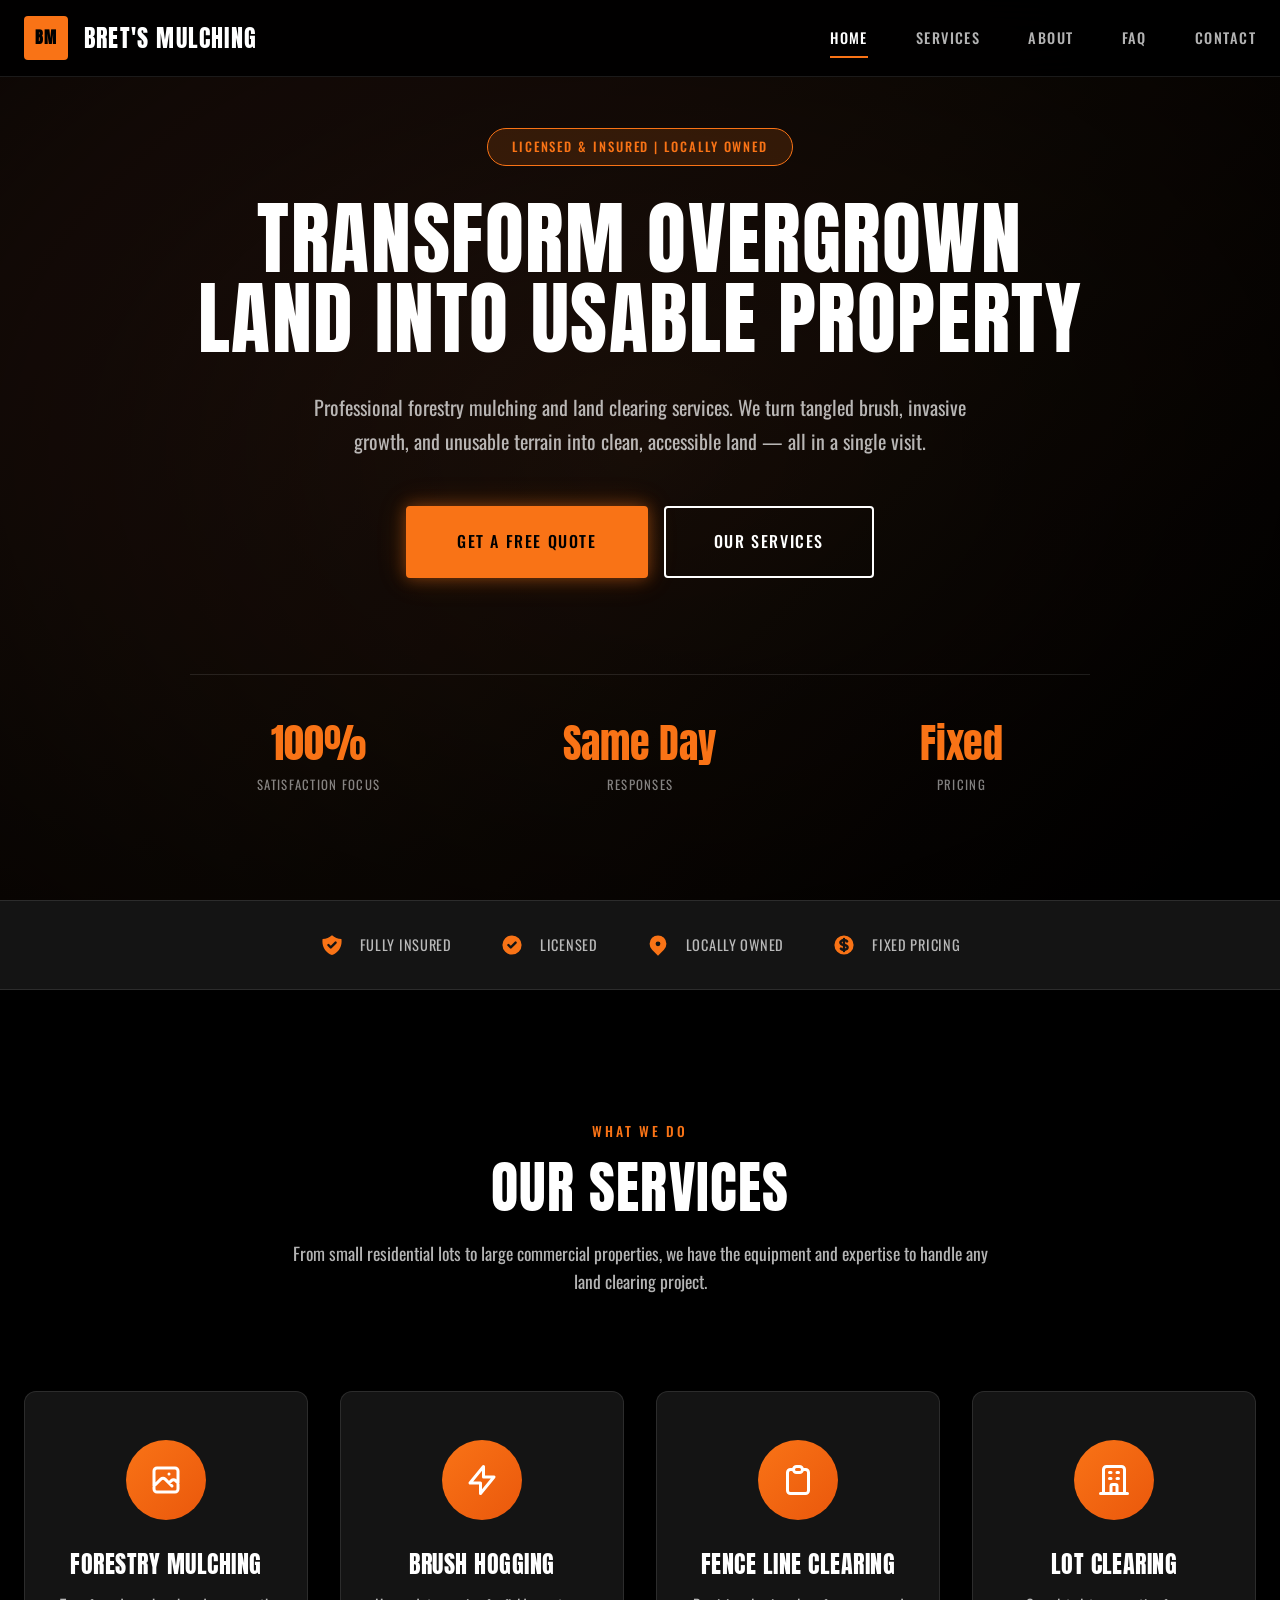
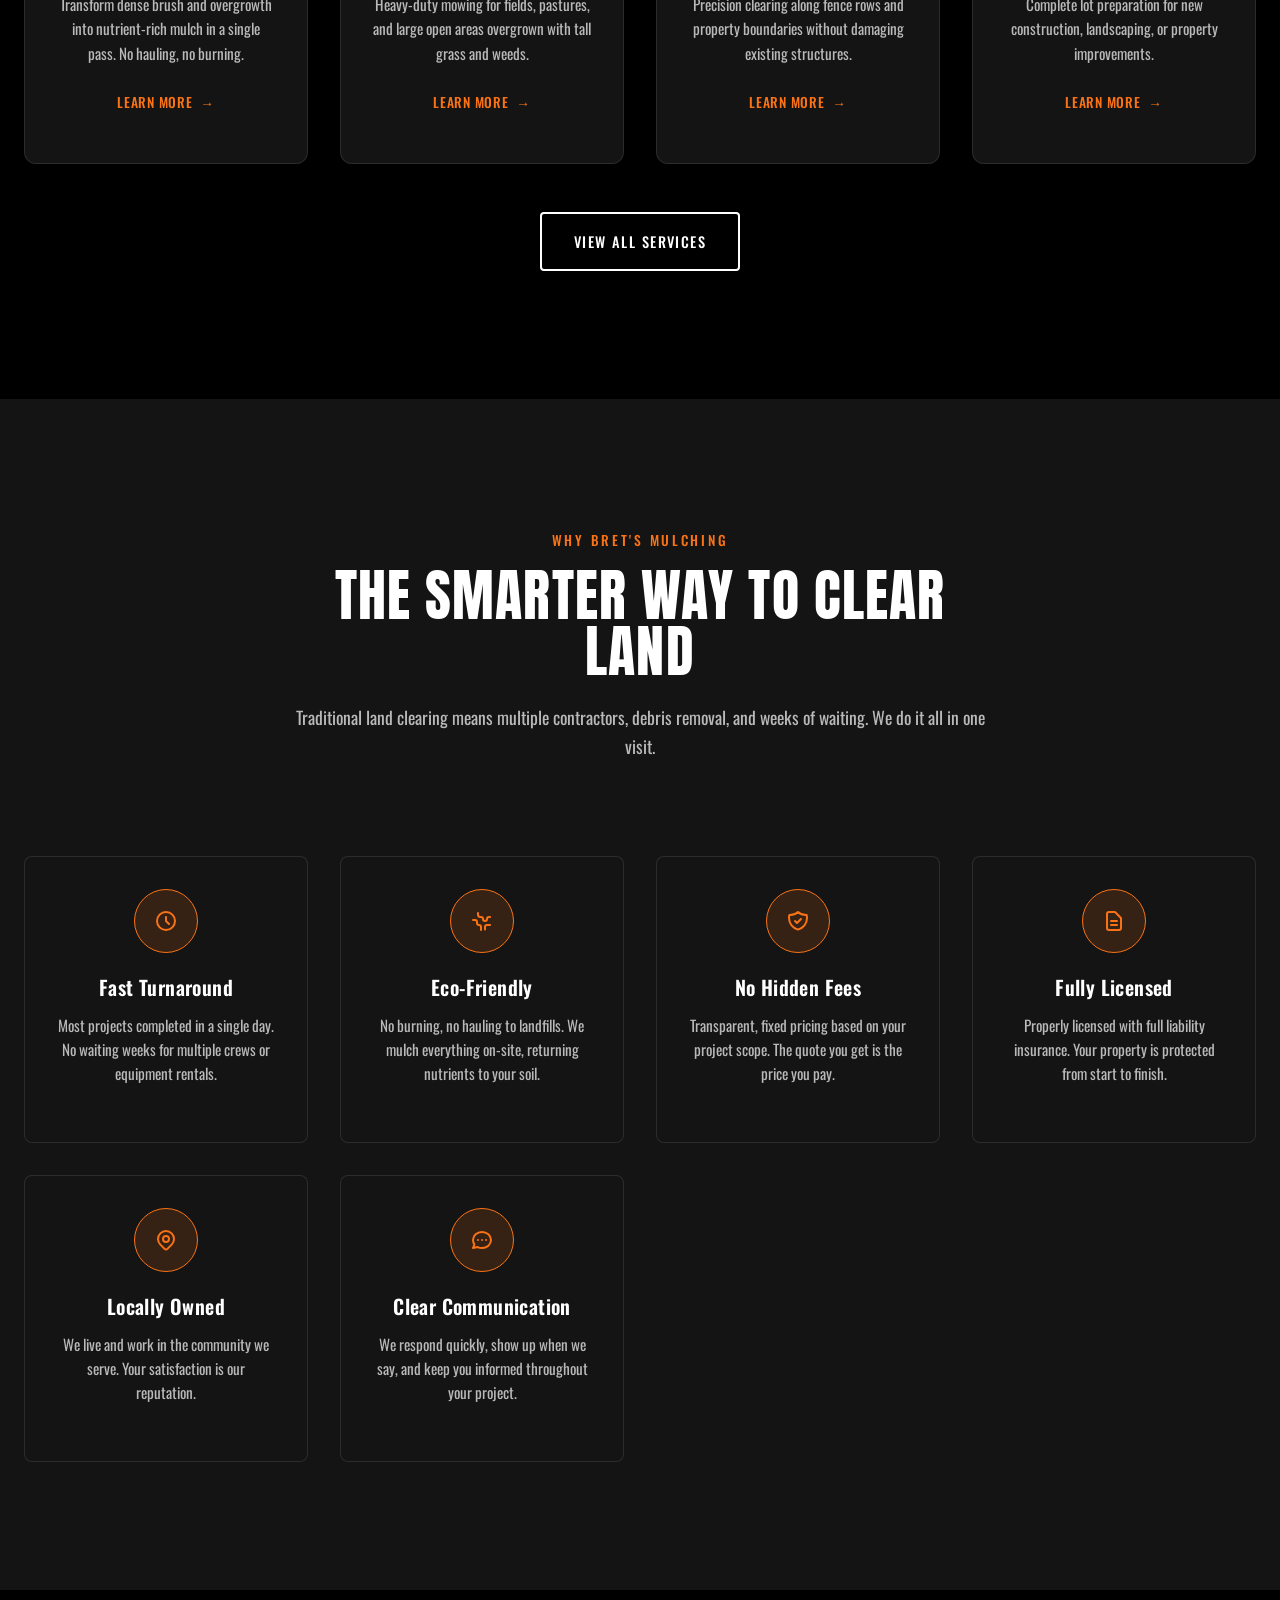
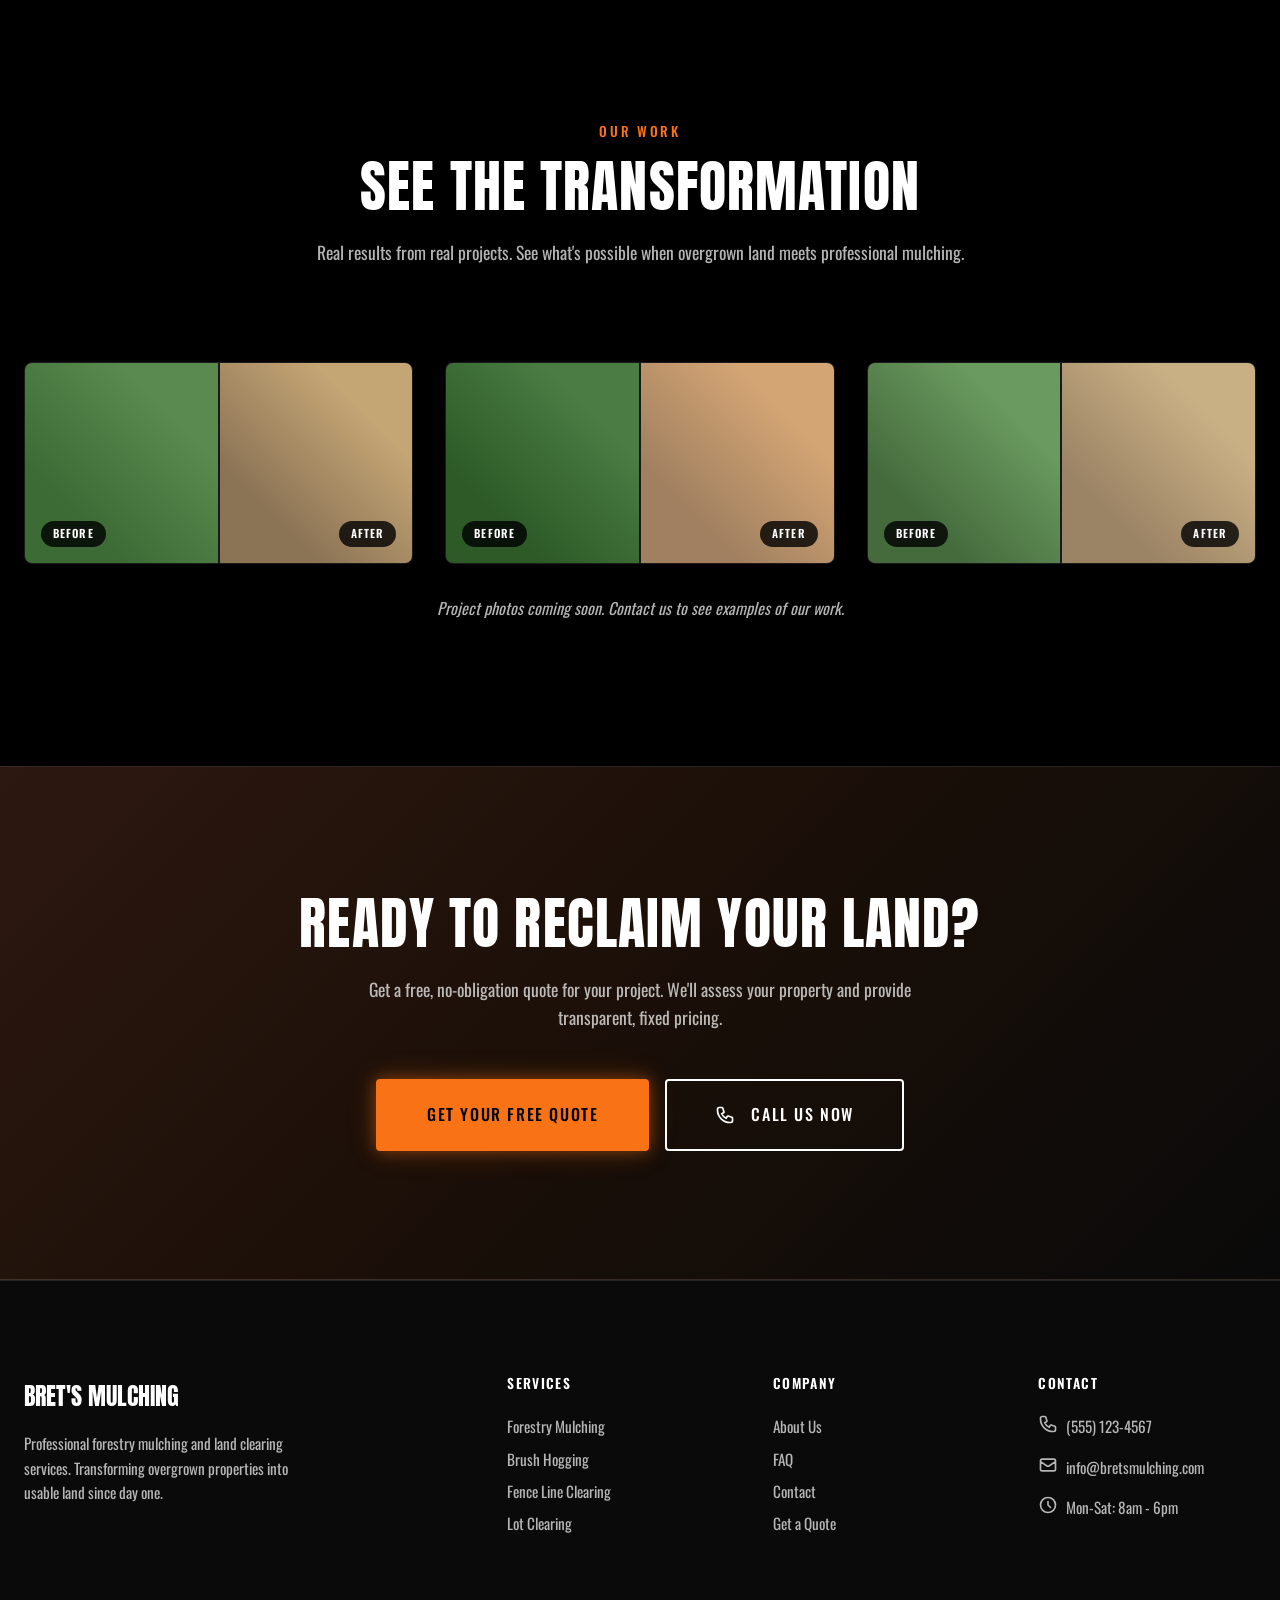
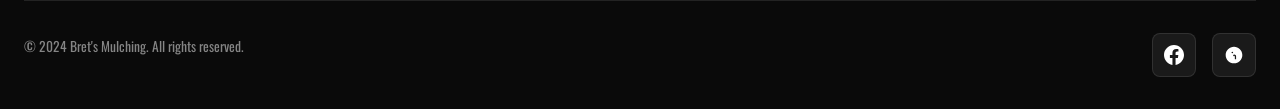
<file: index.html>
<!DOCTYPE html>
<html lang="en">
<head>
  <meta charset="UTF-8">
  <meta name="viewport" content="width=device-width, initial-scale=1.0">
  <meta name="description" content="Professional forestry mulching and land clearing services. Transform overgrown property into usable land. Licensed, insured, and locally owned.">
  <title>Bret's Mulching | Professional Land Clearing & Forestry Mulching</title>
  <link rel="preconnect" href="https://fonts.googleapis.com">
  <link rel="preconnect" href="https://fonts.gstatic.com" crossorigin>
  <link href="https://fonts.googleapis.com/css2?family=Anton&family=Oswald:wght@400;500;600;700&display=swap" rel="stylesheet">
  <link rel="stylesheet" href="css/styles.css">
</head>
<body>
  <!-- Header -->
  <header class="header">
    <div class="header__inner">
      <a href="index.html" class="logo">
        <span class="logo__icon">BM</span>
        <span>Bret's Mulching</span>
      </a>

      <nav class="nav nav--desktop">
        <a href="index.html" class="nav__link active">Home</a>
        <a href="services.html" class="nav__link">Services</a>
        <a href="about.html" class="nav__link">About</a>
        <a href="faq.html" class="nav__link">FAQ</a>
        <a href="contact.html" class="nav__link">Contact</a>
      </nav>

      <button class="menu-toggle" aria-label="Toggle menu">
        <span class="menu-toggle__bar"></span>
        <span class="menu-toggle__bar"></span>
        <span class="menu-toggle__bar"></span>
      </button>
    </div>
  </header>

  <!-- Mobile Navigation -->
  <div class="nav-overlay"></div>
  <nav class="nav nav--mobile">
    <a href="index.html" class="nav__link active">Home</a>
    <a href="services.html" class="nav__link">Services</a>
    <a href="about.html" class="nav__link">About</a>
    <a href="faq.html" class="nav__link">FAQ</a>
    <a href="contact.html" class="nav__link">Contact</a>
    <a href="quote.html" class="btn btn--primary btn--full mt-md">Get a Quote</a>
  </nav>

  <!-- Hero Section -->
  <section class="hero">
    <div class="hero__bg"></div>
    <div class="container">
      <div class="hero__content">
        <span class="hero__badge">Licensed & Insured | Locally Owned</span>
        <h1 class="hero__title">Transform Overgrown Land Into Usable Property</h1>
        <p class="hero__subtitle">
          Professional forestry mulching and land clearing services. We turn tangled brush,
          invasive growth, and unusable terrain into clean, accessible land — all in a single visit.
        </p>
        <div class="hero__cta">
          <a href="quote.html" class="btn btn--accent btn--large">Get a Free Quote</a>
          <a href="services.html" class="btn btn--secondary btn--large">Our Services</a>
        </div>
        <div class="hero__stats">
          <div class="hero__stat">
            <span class="hero__stat-value">100%</span>
            <span class="hero__stat-label">Satisfaction Focus</span>
          </div>
          <div class="hero__stat">
            <span class="hero__stat-value">Same Day</span>
            <span class="hero__stat-label">Responses</span>
          </div>
          <div class="hero__stat">
            <span class="hero__stat-value">Fixed</span>
            <span class="hero__stat-label">Pricing</span>
          </div>
        </div>
      </div>
    </div>
  </section>

  <!-- Trust Badges -->
  <section class="trust-section">
    <div class="container">
      <div class="trust-badges">
        <div class="trust-badge">
          <svg class="trust-badge__icon" fill="currentColor" viewBox="0 0 20 20">
            <path fill-rule="evenodd" d="M2.166 4.999A11.954 11.954 0 0010 1.944 11.954 11.954 0 0017.834 5c.11.65.166 1.32.166 2.001 0 5.225-3.34 9.67-8 11.317C5.34 16.67 2 12.225 2 7c0-.682.057-1.35.166-2.001zm11.541 3.708a1 1 0 00-1.414-1.414L9 10.586 7.707 9.293a1 1 0 00-1.414 1.414l2 2a1 1 0 001.414 0l4-4z" clip-rule="evenodd"/>
          </svg>
          <span>Fully Insured</span>
        </div>
        <div class="trust-badge">
          <svg class="trust-badge__icon" fill="currentColor" viewBox="0 0 20 20">
            <path fill-rule="evenodd" d="M10 18a8 8 0 100-16 8 8 0 000 16zm3.707-9.293a1 1 0 00-1.414-1.414L9 10.586 7.707 9.293a1 1 0 00-1.414 1.414l2 2a1 1 0 001.414 0l4-4z" clip-rule="evenodd"/>
          </svg>
          <span>Licensed</span>
        </div>
        <div class="trust-badge">
          <svg class="trust-badge__icon" fill="currentColor" viewBox="0 0 20 20">
            <path fill-rule="evenodd" d="M5.05 4.05a7 7 0 119.9 9.9L10 18.9l-4.95-4.95a7 7 0 010-9.9zM10 11a2 2 0 100-4 2 2 0 000 4z" clip-rule="evenodd"/>
          </svg>
          <span>Locally Owned</span>
        </div>
        <div class="trust-badge">
          <svg class="trust-badge__icon" fill="currentColor" viewBox="0 0 20 20">
            <path d="M8.433 7.418c.155-.103.346-.196.567-.267v1.698a2.305 2.305 0 01-.567-.267C8.07 8.34 8 8.114 8 8c0-.114.07-.34.433-.582zM11 12.849v-1.698c.22.071.412.164.567.267.364.243.433.468.433.582 0 .114-.07.34-.433.582a2.305 2.305 0 01-.567.267z"/>
            <path fill-rule="evenodd" d="M10 18a8 8 0 100-16 8 8 0 000 16zm1-13a1 1 0 10-2 0v.092a4.535 4.535 0 00-1.676.662C6.602 6.234 6 7.009 6 8c0 .99.602 1.765 1.324 2.246.48.32 1.054.545 1.676.662v1.941c-.391-.127-.68-.317-.843-.504a1 1 0 10-1.51 1.31c.562.649 1.413 1.076 2.353 1.253V15a1 1 0 102 0v-.092a4.535 4.535 0 001.676-.662C13.398 13.766 14 12.991 14 12c0-.99-.602-1.765-1.324-2.246A4.535 4.535 0 0011 9.092V7.151c.391.127.68.317.843.504a1 1 0 101.511-1.31c-.563-.649-1.413-1.076-2.354-1.253V5z" clip-rule="evenodd"/>
          </svg>
          <span>Fixed Pricing</span>
        </div>
      </div>
    </div>
  </section>

  <!-- Services Section -->
  <section class="section">
    <div class="container">
      <div class="section-header">
        <span class="section-header__label">What We Do</span>
        <h2 class="section-header__title">Our Services</h2>
        <p class="section-header__text">
          From small residential lots to large commercial properties, we have the equipment and expertise to handle any land clearing project.
        </p>
      </div>

      <div class="grid grid--4">
        <a href="services/forestry-mulching.html" class="service-card">
          <div class="service-card__icon">
            <svg width="36" height="36" fill="none" stroke="currentColor" viewBox="0 0 24 24">
              <path stroke-linecap="round" stroke-linejoin="round" stroke-width="2" d="M4 16l4.586-4.586a2 2 0 012.828 0L16 16m-2-2l1.586-1.586a2 2 0 012.828 0L20 14m-6-6h.01M6 20h12a2 2 0 002-2V6a2 2 0 00-2-2H6a2 2 0 00-2 2v12a2 2 0 002 2z"/>
            </svg>
          </div>
          <h3 class="service-card__title">Forestry Mulching</h3>
          <p class="service-card__text">
            Transform dense brush and overgrowth into nutrient-rich mulch in a single pass. No hauling, no burning.
          </p>
          <span class="card__link">Learn More <span>&rarr;</span></span>
        </a>

        <a href="services/brush-hogging.html" class="service-card">
          <div class="service-card__icon">
            <svg width="36" height="36" fill="none" stroke="currentColor" viewBox="0 0 24 24">
              <path stroke-linecap="round" stroke-linejoin="round" stroke-width="2" d="M13 10V3L4 14h7v7l9-11h-7z"/>
            </svg>
          </div>
          <h3 class="service-card__title">Brush Hogging</h3>
          <p class="service-card__text">
            Heavy-duty mowing for fields, pastures, and large open areas overgrown with tall grass and weeds.
          </p>
          <span class="card__link">Learn More <span>&rarr;</span></span>
        </a>

        <a href="services/fence-line-clearing.html" class="service-card">
          <div class="service-card__icon">
            <svg width="36" height="36" fill="none" stroke="currentColor" viewBox="0 0 24 24">
              <path stroke-linecap="round" stroke-linejoin="round" stroke-width="2" d="M9 5H7a2 2 0 00-2 2v12a2 2 0 002 2h10a2 2 0 002-2V7a2 2 0 00-2-2h-2M9 5a2 2 0 002 2h2a2 2 0 002-2M9 5a2 2 0 012-2h2a2 2 0 012 2"/>
            </svg>
          </div>
          <h3 class="service-card__title">Fence Line Clearing</h3>
          <p class="service-card__text">
            Precision clearing along fence rows and property boundaries without damaging existing structures.
          </p>
          <span class="card__link">Learn More <span>&rarr;</span></span>
        </a>

        <a href="services/land-clearing.html" class="service-card">
          <div class="service-card__icon">
            <svg width="36" height="36" fill="none" stroke="currentColor" viewBox="0 0 24 24">
              <path stroke-linecap="round" stroke-linejoin="round" stroke-width="2" d="M19 21V5a2 2 0 00-2-2H7a2 2 0 00-2 2v16m14 0h2m-2 0h-5m-9 0H3m2 0h5M9 7h1m-1 4h1m4-4h1m-1 4h1m-5 10v-5a1 1 0 011-1h2a1 1 0 011 1v5m-4 0h4"/>
            </svg>
          </div>
          <h3 class="service-card__title">Lot Clearing</h3>
          <p class="service-card__text">
            Complete lot preparation for new construction, landscaping, or property improvements.
          </p>
          <span class="card__link">Learn More <span>&rarr;</span></span>
        </a>
      </div>

      <div class="text-center mt-xl">
        <a href="services.html" class="btn btn--secondary">View All Services</a>
      </div>
    </div>
  </section>

  <!-- Why Choose Us Section -->
  <section class="section section--darker">
    <div class="container">
      <div class="section-header">
        <span class="section-header__label">Why Bret's Mulching</span>
        <h2 class="section-header__title">The Smarter Way to Clear Land</h2>
        <p class="section-header__text">
          Traditional land clearing means multiple contractors, debris removal, and weeks of waiting. We do it all in one visit.
        </p>
      </div>

      <div class="grid grid--3">
        <div class="card">
          <div class="card__content">
            <div class="card__icon">
              <svg width="24" height="24" fill="none" stroke="currentColor" viewBox="0 0 24 24">
                <path stroke-linecap="round" stroke-linejoin="round" stroke-width="2" d="M12 8v4l3 3m6-3a9 9 0 11-18 0 9 9 0 0118 0z"/>
              </svg>
            </div>
            <h3 class="card__title">Fast Turnaround</h3>
            <p class="card__text">
              Most projects completed in a single day. No waiting weeks for multiple crews or equipment rentals.
            </p>
          </div>
        </div>

        <div class="card">
          <div class="card__content">
            <div class="card__icon">
              <svg width="24" height="24" fill="none" stroke="currentColor" viewBox="0 0 24 24">
                <path stroke-linecap="round" stroke-linejoin="round" stroke-width="2" d="M3.055 11H5a2 2 0 012 2v1a2 2 0 002 2 2 2 0 012 2v2.945M8 3.935V5.5A2.5 2.5 0 0010.5 8h.5a2 2 0 012 2 2 2 0 104 0 2 2 0 012-2h1.064M15 20.488V18a2 2 0 012-2h3.064"/>
              </svg>
            </div>
            <h3 class="card__title">Eco-Friendly</h3>
            <p class="card__text">
              No burning, no hauling to landfills. We mulch everything on-site, returning nutrients to your soil.
            </p>
          </div>
        </div>

        <div class="card">
          <div class="card__content">
            <div class="card__icon">
              <svg width="24" height="24" fill="none" stroke="currentColor" viewBox="0 0 24 24">
                <path stroke-linecap="round" stroke-linejoin="round" stroke-width="2" d="M9 12l2 2 4-4m5.618-4.016A11.955 11.955 0 0112 2.944a11.955 11.955 0 01-8.618 3.04A12.02 12.02 0 003 9c0 5.591 3.824 10.29 9 11.622 5.176-1.332 9-6.03 9-11.622 0-1.042-.133-2.052-.382-3.016z"/>
              </svg>
            </div>
            <h3 class="card__title">No Hidden Fees</h3>
            <p class="card__text">
              Transparent, fixed pricing based on your project scope. The quote you get is the price you pay.
            </p>
          </div>
        </div>

        <div class="card">
          <div class="card__content">
            <div class="card__icon">
              <svg width="24" height="24" fill="none" stroke="currentColor" viewBox="0 0 24 24">
                <path stroke-linecap="round" stroke-linejoin="round" stroke-width="2" d="M9 12h6m-6 4h6m2 5H7a2 2 0 01-2-2V5a2 2 0 012-2h5.586a1 1 0 01.707.293l5.414 5.414a1 1 0 01.293.707V19a2 2 0 01-2 2z"/>
              </svg>
            </div>
            <h3 class="card__title">Fully Licensed</h3>
            <p class="card__text">
              Properly licensed with full liability insurance. Your property is protected from start to finish.
            </p>
          </div>
        </div>

        <div class="card">
          <div class="card__content">
            <div class="card__icon">
              <svg width="24" height="24" fill="none" stroke="currentColor" viewBox="0 0 24 24">
                <path stroke-linecap="round" stroke-linejoin="round" stroke-width="2" d="M17.657 16.657L13.414 20.9a1.998 1.998 0 01-2.827 0l-4.244-4.243a8 8 0 1111.314 0z"/>
                <path stroke-linecap="round" stroke-linejoin="round" stroke-width="2" d="M15 11a3 3 0 11-6 0 3 3 0 016 0z"/>
              </svg>
            </div>
            <h3 class="card__title">Locally Owned</h3>
            <p class="card__text">
              We live and work in the community we serve. Your satisfaction is our reputation.
            </p>
          </div>
        </div>

        <div class="card">
          <div class="card__content">
            <div class="card__icon">
              <svg width="24" height="24" fill="none" stroke="currentColor" viewBox="0 0 24 24">
                <path stroke-linecap="round" stroke-linejoin="round" stroke-width="2" d="M8 12h.01M12 12h.01M16 12h.01M21 12c0 4.418-4.03 8-9 8a9.863 9.863 0 01-4.255-.949L3 20l1.395-3.72C3.512 15.042 3 13.574 3 12c0-4.418 4.03-8 9-8s9 3.582 9 8z"/>
              </svg>
            </div>
            <h3 class="card__title">Clear Communication</h3>
            <p class="card__text">
              We respond quickly, show up when we say, and keep you informed throughout your project.
            </p>
          </div>
        </div>
      </div>
    </div>
  </section>

  <!-- Before/After Section -->
  <section class="section">
    <div class="container">
      <div class="section-header">
        <span class="section-header__label">Our Work</span>
        <h2 class="section-header__title">See the Transformation</h2>
        <p class="section-header__text">
          Real results from real projects. See what's possible when overgrown land meets professional mulching.
        </p>
      </div>

      <div class="grid grid--3">
        <div class="gallery-item">
          <div class="gallery-item__images">
            <div class="gallery-item__image" style="background: linear-gradient(45deg, #3d6b35 25%, #5a8a4f 75%);"></div>
            <div class="gallery-item__image" style="background: linear-gradient(45deg, #8b7355 25%, #c4a574 75%);"></div>
          </div>
          <div class="gallery-item__label">
            <span class="gallery-item__tag">Before</span>
            <span class="gallery-item__tag">After</span>
          </div>
        </div>

        <div class="gallery-item">
          <div class="gallery-item__images">
            <div class="gallery-item__image" style="background: linear-gradient(45deg, #2d5a27 25%, #4a7c43 75%);"></div>
            <div class="gallery-item__image" style="background: linear-gradient(45deg, #a08060 25%, #d4a574 75%);"></div>
          </div>
          <div class="gallery-item__label">
            <span class="gallery-item__tag">Before</span>
            <span class="gallery-item__tag">After</span>
          </div>
        </div>

        <div class="gallery-item">
          <div class="gallery-item__images">
            <div class="gallery-item__image" style="background: linear-gradient(45deg, #456b3d 25%, #6a9a5f 75%);"></div>
            <div class="gallery-item__image" style="background: linear-gradient(45deg, #9b8365 25%, #c9b084 75%);"></div>
          </div>
          <div class="gallery-item__label">
            <span class="gallery-item__tag">Before</span>
            <span class="gallery-item__tag">After</span>
          </div>
        </div>
      </div>

      <p class="text-center mt-lg" style="color: var(--color-text-muted); font-style: italic;">
        Project photos coming soon. Contact us to see examples of our work.
      </p>
    </div>
  </section>

  <!-- CTA Section -->
  <section class="cta">
    <div class="container">
      <h2 class="cta__title">Ready to Reclaim Your Land?</h2>
      <p class="cta__text">
        Get a free, no-obligation quote for your project. We'll assess your property and provide transparent, fixed pricing.
      </p>
      <div class="cta__buttons">
        <a href="quote.html" class="btn btn--accent btn--large">Get Your Free Quote</a>
        <a href="tel:+15551234567" class="btn btn--secondary btn--large" style="border-color: white; color: white;">
          <svg width="20" height="20" fill="none" stroke="currentColor" viewBox="0 0 24 24" style="margin-right: 8px;">
            <path stroke-linecap="round" stroke-linejoin="round" stroke-width="2" d="M3 5a2 2 0 012-2h3.28a1 1 0 01.948.684l1.498 4.493a1 1 0 01-.502 1.21l-2.257 1.13a11.042 11.042 0 005.516 5.516l1.13-2.257a1 1 0 011.21-.502l4.493 1.498a1 1 0 01.684.949V19a2 2 0 01-2 2h-1C9.716 21 3 14.284 3 6V5z"/>
          </svg>
          Call Us Now
        </a>
      </div>
    </div>
  </section>

  <!-- Footer -->
  <footer class="footer">
    <div class="container">
      <div class="footer__grid">
        <div class="footer__brand">
          <div class="footer__logo">Bret's Mulching</div>
          <p class="footer__text">
            Professional forestry mulching and land clearing services. Transforming overgrown properties into usable land since day one.
          </p>
        </div>

        <div>
          <h4 class="footer__title">Services</h4>
          <nav class="footer__links">
            <a href="services/forestry-mulching.html" class="footer__link">Forestry Mulching</a>
            <a href="services/brush-hogging.html" class="footer__link">Brush Hogging</a>
            <a href="services/fence-line-clearing.html" class="footer__link">Fence Line Clearing</a>
            <a href="services/land-clearing.html" class="footer__link">Lot Clearing</a>
          </nav>
        </div>

        <div>
          <h4 class="footer__title">Company</h4>
          <nav class="footer__links">
            <a href="about.html" class="footer__link">About Us</a>
            <a href="faq.html" class="footer__link">FAQ</a>
            <a href="contact.html" class="footer__link">Contact</a>
            <a href="quote.html" class="footer__link">Get a Quote</a>
          </nav>
        </div>

        <div>
          <h4 class="footer__title">Contact</h4>
          <div class="footer__contact-item">
            <svg width="20" height="20" fill="none" stroke="currentColor" viewBox="0 0 24 24">
              <path stroke-linecap="round" stroke-linejoin="round" stroke-width="2" d="M3 5a2 2 0 012-2h3.28a1 1 0 01.948.684l1.498 4.493a1 1 0 01-.502 1.21l-2.257 1.13a11.042 11.042 0 005.516 5.516l1.13-2.257a1 1 0 011.21-.502l4.493 1.498a1 1 0 01.684.949V19a2 2 0 01-2 2h-1C9.716 21 3 14.284 3 6V5z"/>
            </svg>
            <span>(555) 123-4567</span>
          </div>
          <div class="footer__contact-item">
            <svg width="20" height="20" fill="none" stroke="currentColor" viewBox="0 0 24 24">
              <path stroke-linecap="round" stroke-linejoin="round" stroke-width="2" d="M3 8l7.89 5.26a2 2 0 002.22 0L21 8M5 19h14a2 2 0 002-2V7a2 2 0 00-2-2H5a2 2 0 00-2 2v10a2 2 0 002 2z"/>
            </svg>
            <span>info@bretsmulching.com</span>
          </div>
          <div class="footer__contact-item">
            <svg width="20" height="20" fill="none" stroke="currentColor" viewBox="0 0 24 24">
              <path stroke-linecap="round" stroke-linejoin="round" stroke-width="2" d="M12 8v4l3 3m6-3a9 9 0 11-18 0 9 9 0 0118 0z"/>
            </svg>
            <span>Mon-Sat: 8am - 6pm</span>
          </div>
        </div>
      </div>

      <div class="footer__bottom">
        <p class="footer__copyright">&copy; 2024 Bret's Mulching. All rights reserved.</p>
        <div class="footer__social">
          <a href="#" class="footer__social-link" aria-label="Facebook">
            <svg width="20" height="20" fill="currentColor" viewBox="0 0 24 24">
              <path d="M24 12.073c0-6.627-5.373-12-12-12s-12 5.373-12 12c0 5.99 4.388 10.954 10.125 11.854v-8.385H7.078v-3.47h3.047V9.43c0-3.007 1.792-4.669 4.533-4.669 1.312 0 2.686.235 2.686.235v2.953H15.83c-1.491 0-1.956.925-1.956 1.874v2.25h3.328l-.532 3.47h-2.796v8.385C19.612 23.027 24 18.062 24 12.073z"/>
            </svg>
          </a>
          <a href="#" class="footer__social-link" aria-label="Nextdoor">
            <svg width="20" height="20" fill="currentColor" viewBox="0 0 24 24">
              <path d="M12 2C6.48 2 2 6.48 2 12s4.48 10 10 10 10-4.48 10-10S17.52 2 12 2zm-1 15h-2v-6h2v6zm-1-7c-.55 0-1-.45-1-1s.45-1 1-1 1 .45 1 1-.45 1-1 1zm5 7h-2v-3c0-.55-.45-1-1-1s-1 .45-1 1v3h-2v-6h2v1c.31-.44.79-.71 1.31-.71 1.22 0 2.19.97 2.19 2.19V17z"/>
            </svg>
          </a>
        </div>
      </div>
    </div>
  </footer>

  <script src="js/main.js"></script>
</body>
</html>
</file>
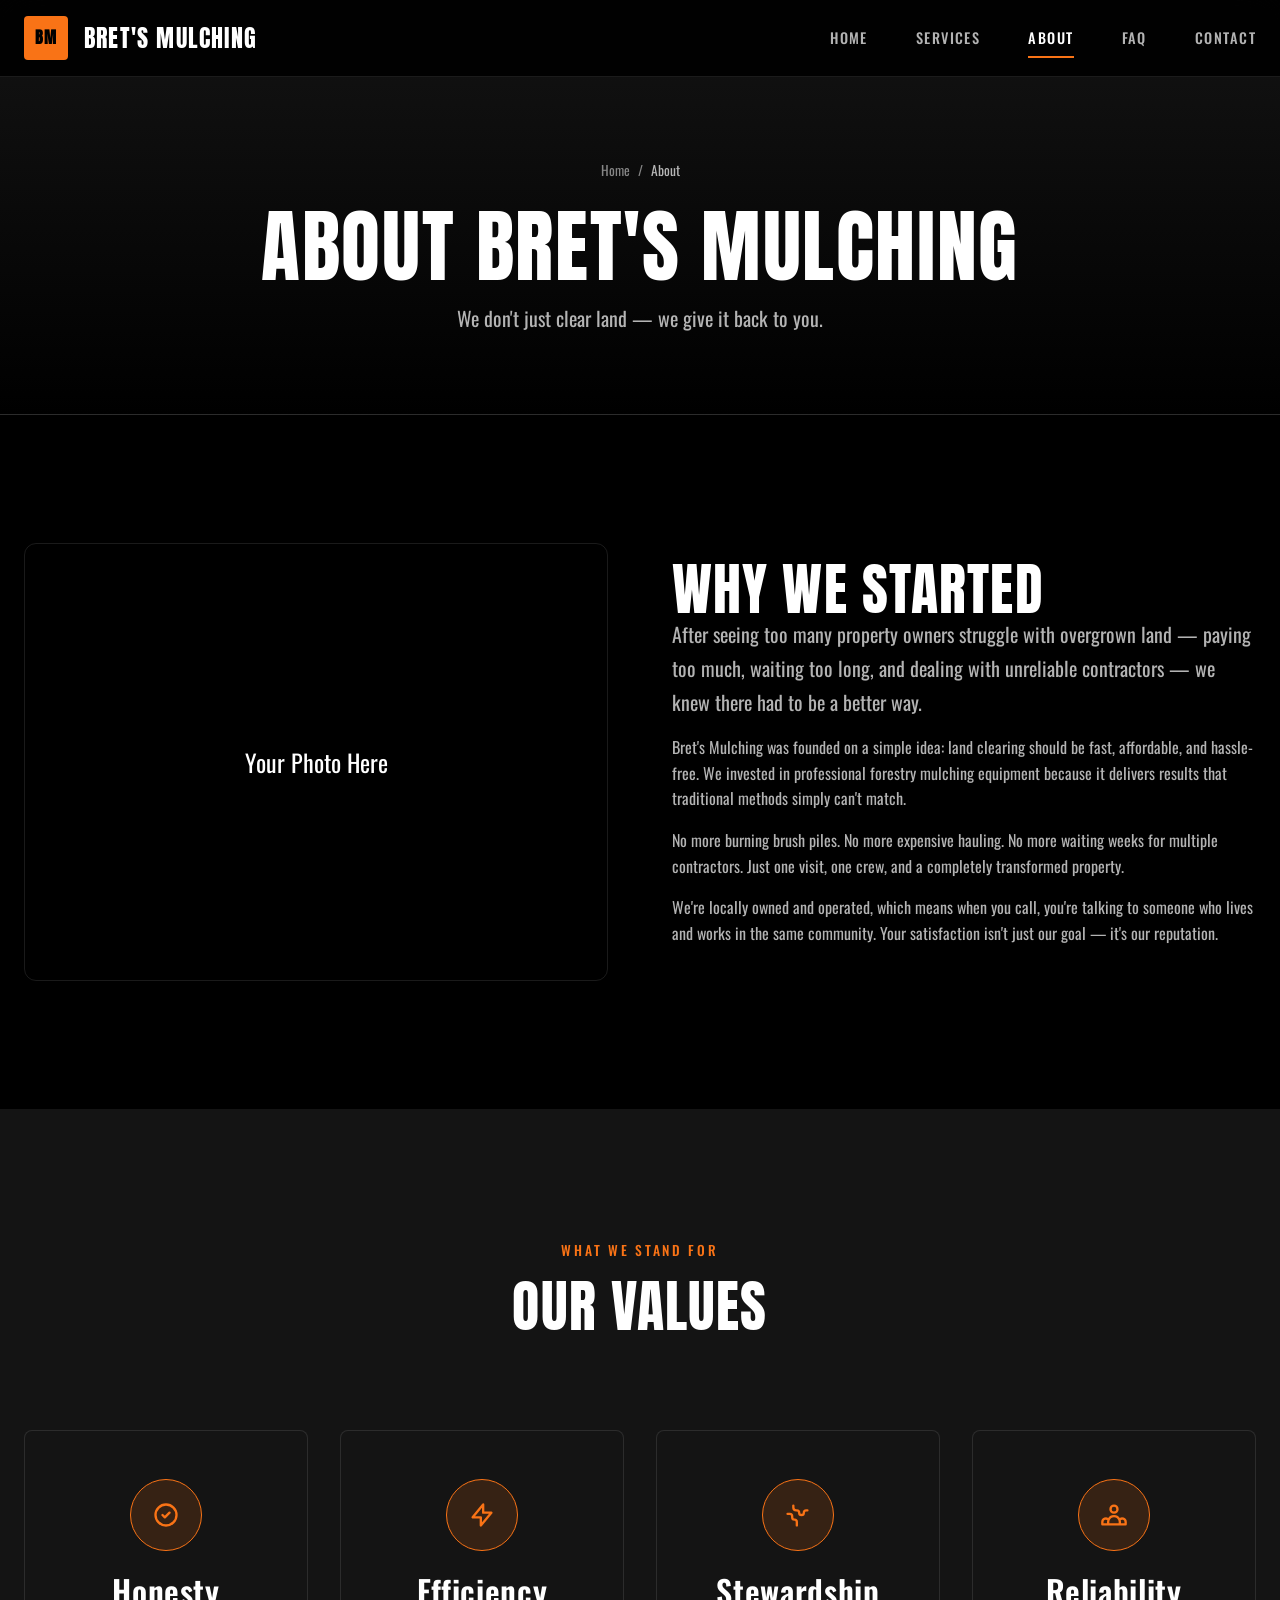
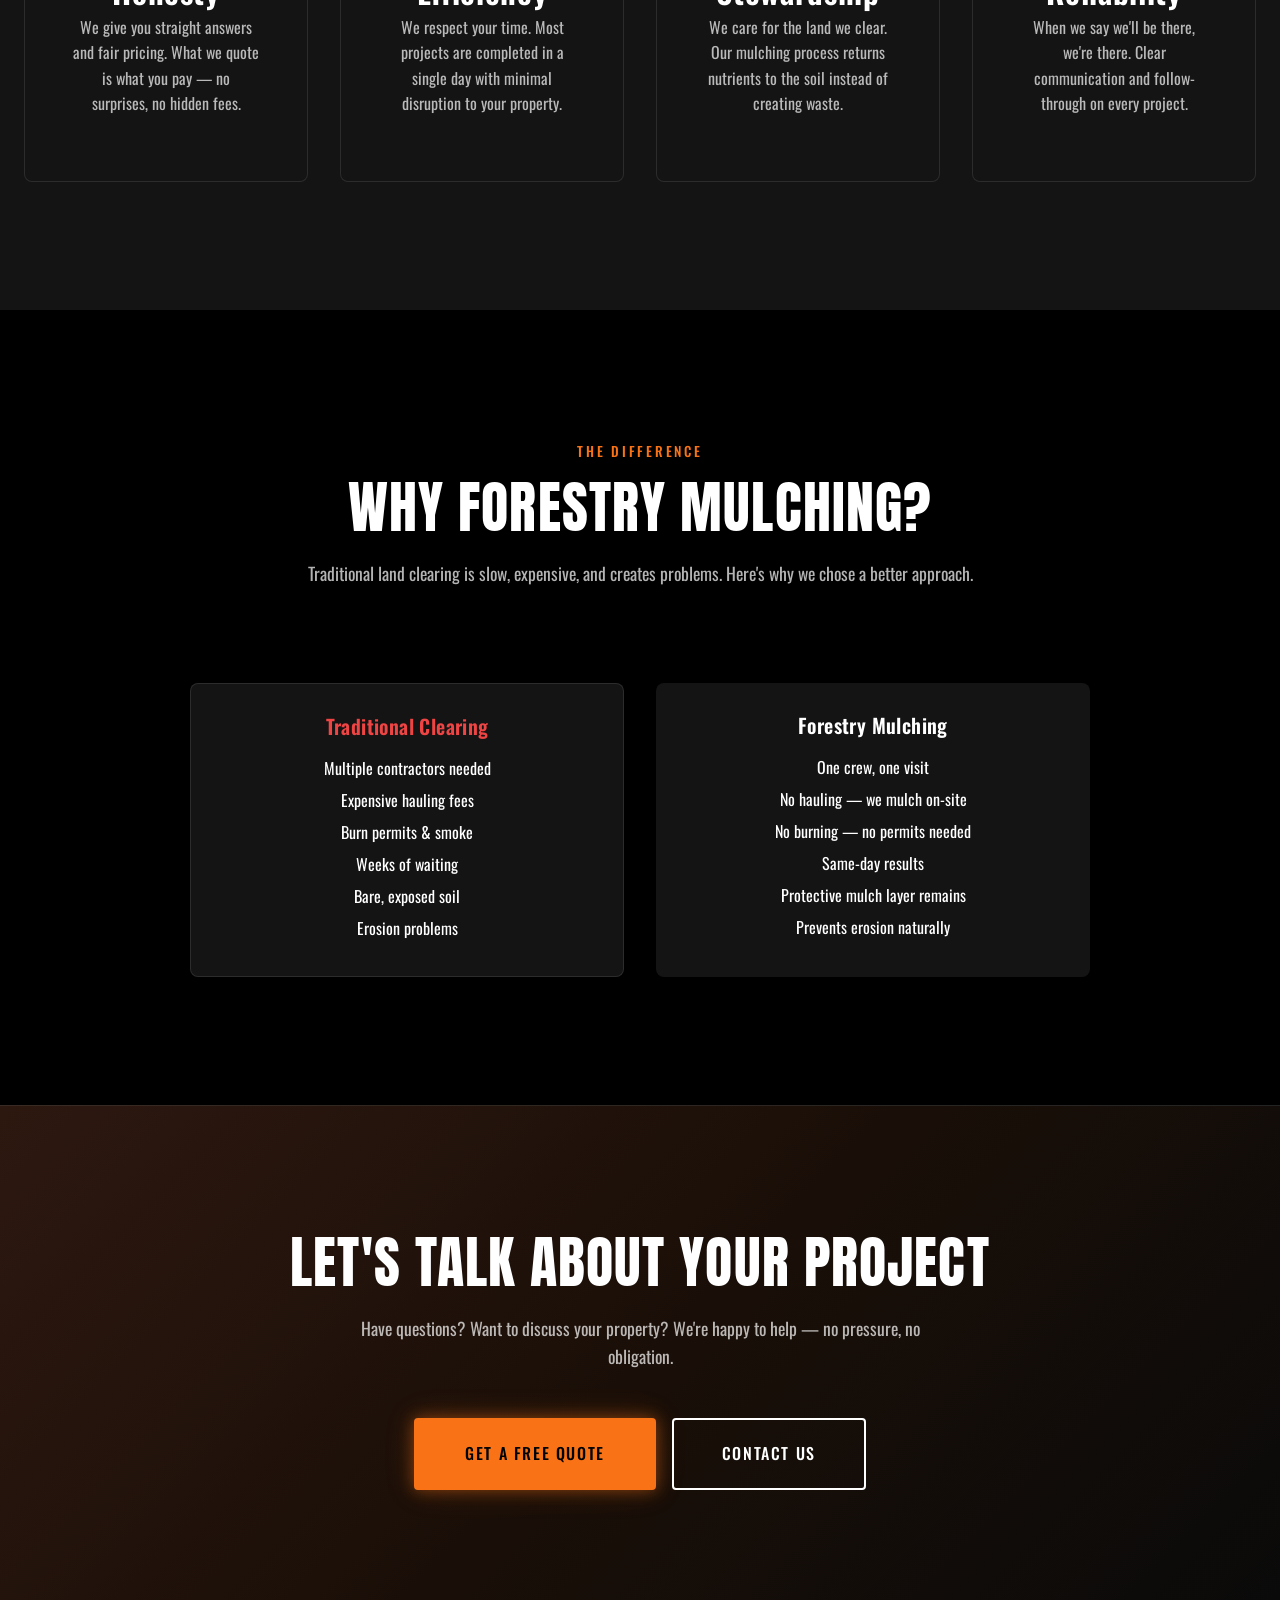
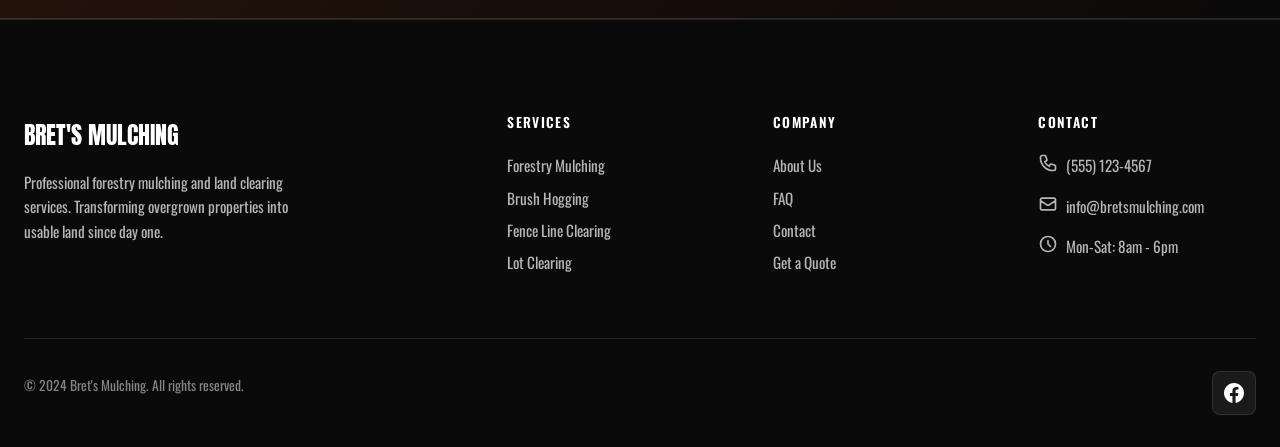
<file: about.html>
<!DOCTYPE html>
<html lang="en">
<head>
  <meta charset="UTF-8">
  <meta name="viewport" content="width=device-width, initial-scale=1.0">
  <meta name="description" content="Learn about Bret's Mulching - your local forestry mulching and land clearing experts. Locally owned, fully insured, and committed to quality.">
  <title>About Us | Bret's Mulching</title>
  <link rel="preconnect" href="https://fonts.googleapis.com">
  <link rel="preconnect" href="https://fonts.gstatic.com" crossorigin>
  <link href="https://fonts.googleapis.com/css2?family=Anton&family=Oswald:wght@400;500;600;700&display=swap" rel="stylesheet">
  <link rel="stylesheet" href="css/styles.css">
</head>
<body>
  <!-- Header -->
  <header class="header">
    <div class="header__inner">
      <a href="index.html" class="logo">
        <span class="logo__icon">BM</span>
        <span>Bret's Mulching</span>
      </a>

      <nav class="nav nav--desktop">
        <a href="index.html" class="nav__link">Home</a>
        <a href="services.html" class="nav__link">Services</a>
        <a href="about.html" class="nav__link active">About</a>
        <a href="faq.html" class="nav__link">FAQ</a>
        <a href="contact.html" class="nav__link">Contact</a>
      </nav>

      <button class="menu-toggle" aria-label="Toggle menu">
        <span class="menu-toggle__bar"></span>
        <span class="menu-toggle__bar"></span>
        <span class="menu-toggle__bar"></span>
      </button>
    </div>
  </header>

  <!-- Mobile Navigation -->
  <div class="nav-overlay"></div>
  <nav class="nav nav--mobile">
    <a href="index.html" class="nav__link">Home</a>
    <a href="services.html" class="nav__link">Services</a>
    <a href="about.html" class="nav__link active">About</a>
    <a href="faq.html" class="nav__link">FAQ</a>
    <a href="contact.html" class="nav__link">Contact</a>
    <a href="quote.html" class="btn btn--primary btn--full mt-md">Get a Quote</a>
  </nav>

  <!-- Page Header -->
  <section class="page-header">
    <div class="container">
      <nav class="breadcrumbs">
        <a href="index.html">Home</a>
        <span class="breadcrumbs__separator">/</span>
        <span class="breadcrumbs__current">About</span>
      </nav>
      <h1 class="page-header__title">About Bret's Mulching</h1>
      <p class="page-header__text">
        We don't just clear land — we give it back to you.
      </p>
    </div>
  </section>

  <!-- About Intro -->
  <section class="section">
    <div class="container">
      <div class="about-intro">
        <div class="about-image" style="background: linear-gradient(135deg, var(--color-primary) 0%, var(--color-primary-light) 100%); display: flex; align-items: center; justify-content: center; color: white; font-size: 1.5rem; text-align: center; padding: 2rem;">
          <span>Your Photo Here</span>
        </div>
        <div>
          <h2>Why We Started</h2>
          <p class="lead">
            After seeing too many property owners struggle with overgrown land — paying too much, waiting too long, and dealing with unreliable contractors — we knew there had to be a better way.
          </p>
          <p>
            Bret's Mulching was founded on a simple idea: land clearing should be fast, affordable, and hassle-free. We invested in professional forestry mulching equipment because it delivers results that traditional methods simply can't match.
          </p>
          <p>
            No more burning brush piles. No more expensive hauling. No more waiting weeks for multiple contractors. Just one visit, one crew, and a completely transformed property.
          </p>
          <p>
            We're locally owned and operated, which means when you call, you're talking to someone who lives and works in the same community. Your satisfaction isn't just our goal — it's our reputation.
          </p>
        </div>
      </div>
    </div>
  </section>

  <!-- Our Values -->
  <section class="section section--darker">
    <div class="container">
      <div class="section-header">
        <span class="section-header__label">What We Stand For</span>
        <h2 class="section-header__title">Our Values</h2>
      </div>

      <div class="values-grid">
        <div class="value-card">
          <div class="value-card__icon">
            <svg width="28" height="28" fill="none" stroke="currentColor" viewBox="0 0 24 24">
              <path stroke-linecap="round" stroke-linejoin="round" stroke-width="2" d="M9 12l2 2 4-4m6 2a9 9 0 11-18 0 9 9 0 0118 0z"/>
            </svg>
          </div>
          <h3 class="value-card__title">Honesty</h3>
          <p class="value-card__text">
            We give you straight answers and fair pricing. What we quote is what you pay — no surprises, no hidden fees.
          </p>
        </div>

        <div class="value-card">
          <div class="value-card__icon">
            <svg width="28" height="28" fill="none" stroke="currentColor" viewBox="0 0 24 24">
              <path stroke-linecap="round" stroke-linejoin="round" stroke-width="2" d="M13 10V3L4 14h7v7l9-11h-7z"/>
            </svg>
          </div>
          <h3 class="value-card__title">Efficiency</h3>
          <p class="value-card__text">
            We respect your time. Most projects are completed in a single day with minimal disruption to your property.
          </p>
        </div>

        <div class="value-card">
          <div class="value-card__icon">
            <svg width="28" height="28" fill="none" stroke="currentColor" viewBox="0 0 24 24">
              <path stroke-linecap="round" stroke-linejoin="round" stroke-width="2" d="M3.055 11H5a2 2 0 012 2v1a2 2 0 002 2 2 2 0 012 2v2.945M8 3.935V5.5A2.5 2.5 0 0010.5 8h.5a2 2 0 012 2 2 2 0 104 0 2 2 0 012-2h1.064"/>
            </svg>
          </div>
          <h3 class="value-card__title">Stewardship</h3>
          <p class="value-card__text">
            We care for the land we clear. Our mulching process returns nutrients to the soil instead of creating waste.
          </p>
        </div>

        <div class="value-card">
          <div class="value-card__icon">
            <svg width="28" height="28" fill="none" stroke="currentColor" viewBox="0 0 24 24">
              <path stroke-linecap="round" stroke-linejoin="round" stroke-width="2" d="M17 20h5v-2a3 3 0 00-5.356-1.857M17 20H7m10 0v-2c0-.656-.126-1.283-.356-1.857M7 20H2v-2a3 3 0 015.356-1.857M7 20v-2c0-.656.126-1.283.356-1.857m0 0a5.002 5.002 0 019.288 0M15 7a3 3 0 11-6 0 3 3 0 016 0z"/>
            </svg>
          </div>
          <h3 class="value-card__title">Reliability</h3>
          <p class="value-card__text">
            When we say we'll be there, we're there. Clear communication and follow-through on every project.
          </p>
        </div>
      </div>
    </div>
  </section>

  <!-- What Sets Us Apart -->
  <section class="section">
    <div class="container">
      <div class="section-header">
        <span class="section-header__label">The Difference</span>
        <h2 class="section-header__title">Why Forestry Mulching?</h2>
        <p class="section-header__text">
          Traditional land clearing is slow, expensive, and creates problems. Here's why we chose a better approach.
        </p>
      </div>

      <div class="grid grid--2" style="max-width: 900px; margin: 0 auto;">
        <div class="card">
          <div class="card__content">
            <h3 class="card__title" style="color: var(--color-error);">Traditional Clearing</h3>
            <ul style="color: var(--color-text-light); line-height: 2;">
              <li>Multiple contractors needed</li>
              <li>Expensive hauling fees</li>
              <li>Burn permits & smoke</li>
              <li>Weeks of waiting</li>
              <li>Bare, exposed soil</li>
              <li>Erosion problems</li>
            </ul>
          </div>
        </div>

        <div class="card" style="border: 2px solid var(--color-primary);">
          <div class="card__content">
            <h3 class="card__title" style="color: var(--color-primary);">Forestry Mulching</h3>
            <ul style="color: var(--color-text-light); line-height: 2;">
              <li>One crew, one visit</li>
              <li>No hauling — we mulch on-site</li>
              <li>No burning — no permits needed</li>
              <li>Same-day results</li>
              <li>Protective mulch layer remains</li>
              <li>Prevents erosion naturally</li>
            </ul>
          </div>
        </div>
      </div>
    </div>
  </section>

  <!-- CTA Section -->
  <section class="cta">
    <div class="container">
      <h2 class="cta__title">Let's Talk About Your Project</h2>
      <p class="cta__text">
        Have questions? Want to discuss your property? We're happy to help — no pressure, no obligation.
      </p>
      <div class="cta__buttons">
        <a href="quote.html" class="btn btn--accent btn--large">Get a Free Quote</a>
        <a href="contact.html" class="btn btn--secondary btn--large" style="border-color: white; color: white;">Contact Us</a>
      </div>
    </div>
  </section>

  <!-- Footer -->
  <footer class="footer">
    <div class="container">
      <div class="footer__grid">
        <div class="footer__brand">
          <div class="footer__logo">Bret's Mulching</div>
          <p class="footer__text">
            Professional forestry mulching and land clearing services. Transforming overgrown properties into usable land since day one.
          </p>
        </div>

        <div>
          <h4 class="footer__title">Services</h4>
          <nav class="footer__links">
            <a href="services/forestry-mulching.html" class="footer__link">Forestry Mulching</a>
            <a href="services/brush-hogging.html" class="footer__link">Brush Hogging</a>
            <a href="services/fence-line-clearing.html" class="footer__link">Fence Line Clearing</a>
            <a href="services/land-clearing.html" class="footer__link">Lot Clearing</a>
          </nav>
        </div>

        <div>
          <h4 class="footer__title">Company</h4>
          <nav class="footer__links">
            <a href="about.html" class="footer__link">About Us</a>
            <a href="faq.html" class="footer__link">FAQ</a>
            <a href="contact.html" class="footer__link">Contact</a>
            <a href="quote.html" class="footer__link">Get a Quote</a>
          </nav>
        </div>

        <div>
          <h4 class="footer__title">Contact</h4>
          <div class="footer__contact-item">
            <svg width="20" height="20" fill="none" stroke="currentColor" viewBox="0 0 24 24">
              <path stroke-linecap="round" stroke-linejoin="round" stroke-width="2" d="M3 5a2 2 0 012-2h3.28a1 1 0 01.948.684l1.498 4.493a1 1 0 01-.502 1.21l-2.257 1.13a11.042 11.042 0 005.516 5.516l1.13-2.257a1 1 0 011.21-.502l4.493 1.498a1 1 0 01.684.949V19a2 2 0 01-2 2h-1C9.716 21 3 14.284 3 6V5z"/>
            </svg>
            <span>(555) 123-4567</span>
          </div>
          <div class="footer__contact-item">
            <svg width="20" height="20" fill="none" stroke="currentColor" viewBox="0 0 24 24">
              <path stroke-linecap="round" stroke-linejoin="round" stroke-width="2" d="M3 8l7.89 5.26a2 2 0 002.22 0L21 8M5 19h14a2 2 0 002-2V7a2 2 0 00-2-2H5a2 2 0 00-2 2v10a2 2 0 002 2z"/>
            </svg>
            <span>info@bretsmulching.com</span>
          </div>
          <div class="footer__contact-item">
            <svg width="20" height="20" fill="none" stroke="currentColor" viewBox="0 0 24 24">
              <path stroke-linecap="round" stroke-linejoin="round" stroke-width="2" d="M12 8v4l3 3m6-3a9 9 0 11-18 0 9 9 0 0118 0z"/>
            </svg>
            <span>Mon-Sat: 8am - 6pm</span>
          </div>
        </div>
      </div>

      <div class="footer__bottom">
        <p class="footer__copyright">&copy; 2024 Bret's Mulching. All rights reserved.</p>
        <div class="footer__social">
          <a href="#" class="footer__social-link" aria-label="Facebook">
            <svg width="20" height="20" fill="currentColor" viewBox="0 0 24 24">
              <path d="M24 12.073c0-6.627-5.373-12-12-12s-12 5.373-12 12c0 5.99 4.388 10.954 10.125 11.854v-8.385H7.078v-3.47h3.047V9.43c0-3.007 1.792-4.669 4.533-4.669 1.312 0 2.686.235 2.686.235v2.953H15.83c-1.491 0-1.956.925-1.956 1.874v2.25h3.328l-.532 3.47h-2.796v8.385C19.612 23.027 24 18.062 24 12.073z"/>
            </svg>
          </a>
        </div>
      </div>
    </div>
  </footer>

  <script src="js/main.js"></script>
</body>
</html>
</file>
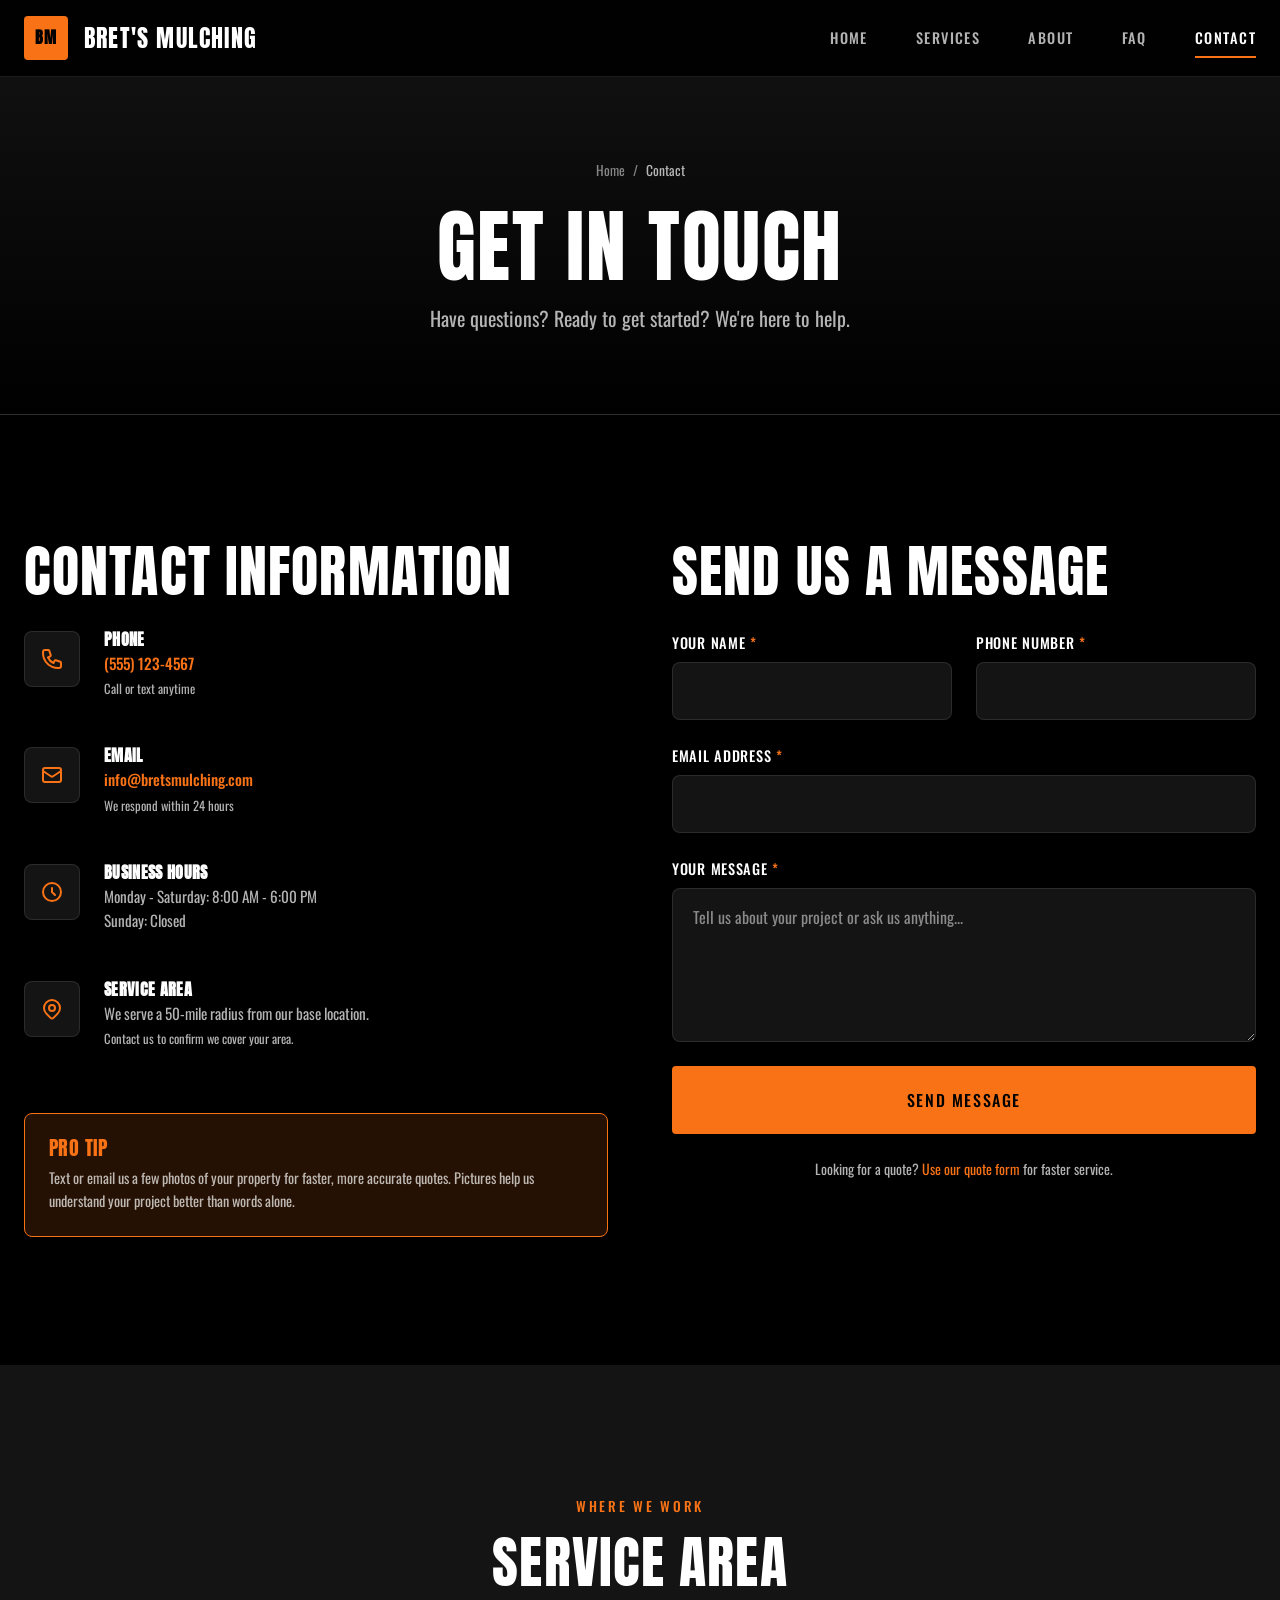
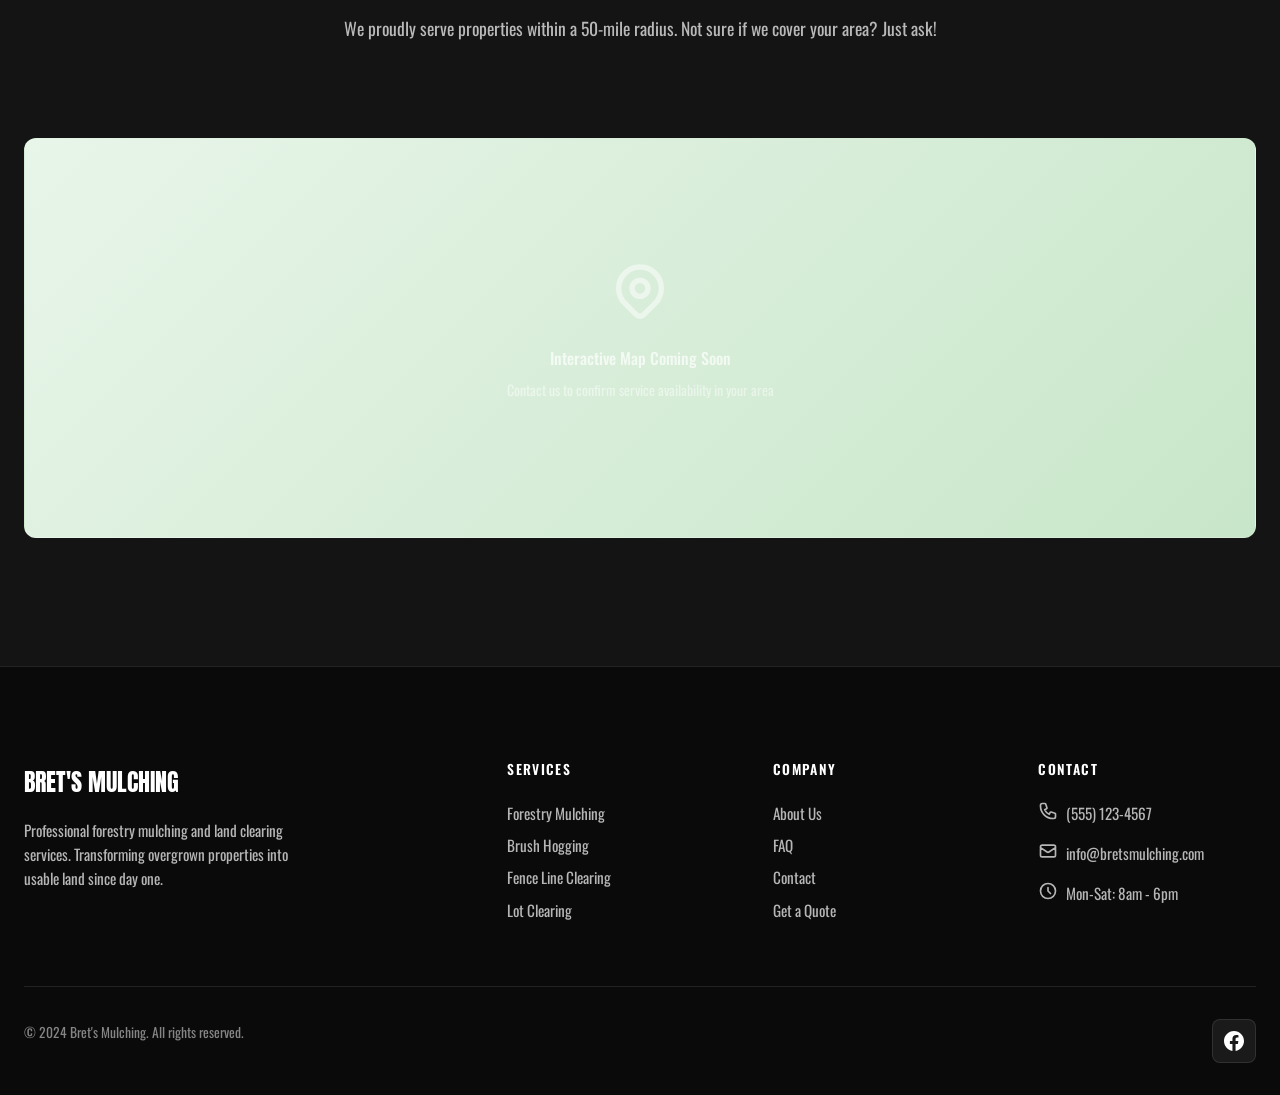
<file: contact.html>
<!DOCTYPE html>
<html lang="en">
<head>
  <meta charset="UTF-8">
  <meta name="viewport" content="width=device-width, initial-scale=1.0">
  <meta name="description" content="Contact Bret's Mulching for professional land clearing services. Call, email, or fill out our contact form for quick response.">
  <title>Contact Us | Bret's Mulching</title>
  <link rel="preconnect" href="https://fonts.googleapis.com">
  <link rel="preconnect" href="https://fonts.gstatic.com" crossorigin>
  <link href="https://fonts.googleapis.com/css2?family=Anton&family=Oswald:wght@400;500;600;700&display=swap" rel="stylesheet">
  <link rel="stylesheet" href="css/styles.css">
</head>
<body>
  <!-- Header -->
  <header class="header">
    <div class="header__inner">
      <a href="index.html" class="logo">
        <span class="logo__icon">BM</span>
        <span>Bret's Mulching</span>
      </a>

      <nav class="nav nav--desktop">
        <a href="index.html" class="nav__link">Home</a>
        <a href="services.html" class="nav__link">Services</a>
        <a href="about.html" class="nav__link">About</a>
        <a href="faq.html" class="nav__link">FAQ</a>
        <a href="contact.html" class="nav__link active">Contact</a>
      </nav>

      <button class="menu-toggle" aria-label="Toggle menu">
        <span class="menu-toggle__bar"></span>
        <span class="menu-toggle__bar"></span>
        <span class="menu-toggle__bar"></span>
      </button>
    </div>
  </header>

  <!-- Mobile Navigation -->
  <div class="nav-overlay"></div>
  <nav class="nav nav--mobile">
    <a href="index.html" class="nav__link">Home</a>
    <a href="services.html" class="nav__link">Services</a>
    <a href="about.html" class="nav__link">About</a>
    <a href="faq.html" class="nav__link">FAQ</a>
    <a href="contact.html" class="nav__link active">Contact</a>
    <a href="quote.html" class="btn btn--primary btn--full mt-md">Get a Quote</a>
  </nav>

  <!-- Page Header -->
  <section class="page-header">
    <div class="container">
      <nav class="breadcrumbs">
        <a href="index.html">Home</a>
        <span class="breadcrumbs__separator">/</span>
        <span class="breadcrumbs__current">Contact</span>
      </nav>
      <h1 class="page-header__title">Get In Touch</h1>
      <p class="page-header__text">
        Have questions? Ready to get started? We're here to help.
      </p>
    </div>
  </section>

  <!-- Contact Content -->
  <section class="section">
    <div class="container">
      <div class="grid grid--2" style="gap: 4rem;">
        <!-- Contact Info -->
        <div>
          <h2 style="margin-bottom: var(--spacing-lg);">Contact Information</h2>

          <div class="contact-info">
            <div class="contact-item">
              <div class="contact-item__icon">
                <svg width="24" height="24" fill="none" stroke="currentColor" viewBox="0 0 24 24">
                  <path stroke-linecap="round" stroke-linejoin="round" stroke-width="2" d="M3 5a2 2 0 012-2h3.28a1 1 0 01.948.684l1.498 4.493a1 1 0 01-.502 1.21l-2.257 1.13a11.042 11.042 0 005.516 5.516l1.13-2.257a1 1 0 011.21-.502l4.493 1.498a1 1 0 01.684.949V19a2 2 0 01-2 2h-1C9.716 21 3 14.284 3 6V5z"/>
                </svg>
              </div>
              <div>
                <h4 class="contact-item__title">Phone</h4>
                <p class="contact-item__text">
                  <a href="tel:+15551234567">(555) 123-4567</a><br>
                  <small>Call or text anytime</small>
                </p>
              </div>
            </div>

            <div class="contact-item">
              <div class="contact-item__icon">
                <svg width="24" height="24" fill="none" stroke="currentColor" viewBox="0 0 24 24">
                  <path stroke-linecap="round" stroke-linejoin="round" stroke-width="2" d="M3 8l7.89 5.26a2 2 0 002.22 0L21 8M5 19h14a2 2 0 002-2V7a2 2 0 00-2-2H5a2 2 0 00-2 2v10a2 2 0 002 2z"/>
                </svg>
              </div>
              <div>
                <h4 class="contact-item__title">Email</h4>
                <p class="contact-item__text">
                  <a href="mailto:info@bretsmulching.com">info@bretsmulching.com</a><br>
                  <small>We respond within 24 hours</small>
                </p>
              </div>
            </div>

            <div class="contact-item">
              <div class="contact-item__icon">
                <svg width="24" height="24" fill="none" stroke="currentColor" viewBox="0 0 24 24">
                  <path stroke-linecap="round" stroke-linejoin="round" stroke-width="2" d="M12 8v4l3 3m6-3a9 9 0 11-18 0 9 9 0 0118 0z"/>
                </svg>
              </div>
              <div>
                <h4 class="contact-item__title">Business Hours</h4>
                <p class="contact-item__text">
                  Monday - Saturday: 8:00 AM - 6:00 PM<br>
                  Sunday: Closed
                </p>
              </div>
            </div>

            <div class="contact-item">
              <div class="contact-item__icon">
                <svg width="24" height="24" fill="none" stroke="currentColor" viewBox="0 0 24 24">
                  <path stroke-linecap="round" stroke-linejoin="round" stroke-width="2" d="M17.657 16.657L13.414 20.9a1.998 1.998 0 01-2.827 0l-4.244-4.243a8 8 0 1111.314 0z"/>
                  <path stroke-linecap="round" stroke-linejoin="round" stroke-width="2" d="M15 11a3 3 0 11-6 0 3 3 0 016 0z"/>
                </svg>
              </div>
              <div>
                <h4 class="contact-item__title">Service Area</h4>
                <p class="contact-item__text">
                  We serve a 50-mile radius from our base location.<br>
                  <small>Contact us to confirm we cover your area.</small>
                </p>
              </div>
            </div>
          </div>

          <div style="margin-top: var(--spacing-xl); padding: var(--spacing-md); background: var(--color-accent-dim); border: 1px solid var(--color-accent); border-radius: var(--radius-md);">
            <h4 style="margin-bottom: var(--spacing-xs); color: var(--color-accent);">Pro Tip</h4>
            <p style="color: var(--color-text-muted); margin-bottom: 0; font-size: 0.9rem;">
              Text or email us a few photos of your property for faster, more accurate quotes. Pictures help us understand your project better than words alone.
            </p>
          </div>
        </div>

        <!-- Contact Form -->
        <div>
          <h2 style="margin-bottom: var(--spacing-lg);">Send Us a Message</h2>

          <form id="contact-form" class="form">
            <div class="form-row">
              <div class="form-group">
                <label class="form-label form-label--required" for="name">Your Name</label>
                <input type="text" id="name" name="name" class="form-input" required>
              </div>
              <div class="form-group">
                <label class="form-label form-label--required" for="phone">Phone Number</label>
                <input type="tel" id="phone" name="phone" class="form-input" required>
              </div>
            </div>

            <div class="form-group">
              <label class="form-label form-label--required" for="email">Email Address</label>
              <input type="email" id="email" name="email" class="form-input" required>
            </div>

            <div class="form-group">
              <label class="form-label form-label--required" for="message">Your Message</label>
              <textarea id="message" name="message" class="form-textarea" rows="5" required placeholder="Tell us about your project or ask us anything..."></textarea>
            </div>

            <button type="submit" class="btn btn--primary btn--large btn--full">
              Send Message
            </button>
          </form>

          <p style="margin-top: var(--spacing-md); color: var(--color-text-muted); font-size: 0.875rem; text-align: center;">
            Looking for a quote? <a href="quote.html">Use our quote form</a> for faster service.
          </p>
        </div>
      </div>
    </div>
  </section>

  <!-- Service Area Map Placeholder -->
  <section class="section section--darker">
    <div class="container">
      <div class="section-header">
        <span class="section-header__label">Where We Work</span>
        <h2 class="section-header__title">Service Area</h2>
        <p class="section-header__text">
          We proudly serve properties within a 50-mile radius. Not sure if we cover your area? Just ask!
        </p>
      </div>

      <div class="map-container" style="display: flex; align-items: center; justify-content: center; background: linear-gradient(135deg, #e8f5e9 0%, #c8e6c9 100%);">
        <div style="text-align: center; color: var(--color-primary-dark);">
          <svg width="64" height="64" fill="none" stroke="currentColor" viewBox="0 0 24 24" style="margin-bottom: 1rem; opacity: 0.5;">
            <path stroke-linecap="round" stroke-linejoin="round" stroke-width="2" d="M17.657 16.657L13.414 20.9a1.998 1.998 0 01-2.827 0l-4.244-4.243a8 8 0 1111.314 0z"/>
            <path stroke-linecap="round" stroke-linejoin="round" stroke-width="2" d="M15 11a3 3 0 11-6 0 3 3 0 016 0z"/>
          </svg>
          <p style="font-weight: 500; margin: 0;">Interactive Map Coming Soon</p>
          <p style="font-size: 0.875rem; opacity: 0.7; margin-top: 0.5rem;">Contact us to confirm service availability in your area</p>
        </div>
      </div>
    </div>
  </section>

  <!-- Footer -->
  <footer class="footer">
    <div class="container">
      <div class="footer__grid">
        <div class="footer__brand">
          <div class="footer__logo">Bret's Mulching</div>
          <p class="footer__text">
            Professional forestry mulching and land clearing services. Transforming overgrown properties into usable land since day one.
          </p>
        </div>

        <div>
          <h4 class="footer__title">Services</h4>
          <nav class="footer__links">
            <a href="services/forestry-mulching.html" class="footer__link">Forestry Mulching</a>
            <a href="services/brush-hogging.html" class="footer__link">Brush Hogging</a>
            <a href="services/fence-line-clearing.html" class="footer__link">Fence Line Clearing</a>
            <a href="services/land-clearing.html" class="footer__link">Lot Clearing</a>
          </nav>
        </div>

        <div>
          <h4 class="footer__title">Company</h4>
          <nav class="footer__links">
            <a href="about.html" class="footer__link">About Us</a>
            <a href="faq.html" class="footer__link">FAQ</a>
            <a href="contact.html" class="footer__link">Contact</a>
            <a href="quote.html" class="footer__link">Get a Quote</a>
          </nav>
        </div>

        <div>
          <h4 class="footer__title">Contact</h4>
          <div class="footer__contact-item">
            <svg width="20" height="20" fill="none" stroke="currentColor" viewBox="0 0 24 24">
              <path stroke-linecap="round" stroke-linejoin="round" stroke-width="2" d="M3 5a2 2 0 012-2h3.28a1 1 0 01.948.684l1.498 4.493a1 1 0 01-.502 1.21l-2.257 1.13a11.042 11.042 0 005.516 5.516l1.13-2.257a1 1 0 011.21-.502l4.493 1.498a1 1 0 01.684.949V19a2 2 0 01-2 2h-1C9.716 21 3 14.284 3 6V5z"/>
            </svg>
            <span>(555) 123-4567</span>
          </div>
          <div class="footer__contact-item">
            <svg width="20" height="20" fill="none" stroke="currentColor" viewBox="0 0 24 24">
              <path stroke-linecap="round" stroke-linejoin="round" stroke-width="2" d="M3 8l7.89 5.26a2 2 0 002.22 0L21 8M5 19h14a2 2 0 002-2V7a2 2 0 00-2-2H5a2 2 0 00-2 2v10a2 2 0 002 2z"/>
            </svg>
            <span>info@bretsmulching.com</span>
          </div>
          <div class="footer__contact-item">
            <svg width="20" height="20" fill="none" stroke="currentColor" viewBox="0 0 24 24">
              <path stroke-linecap="round" stroke-linejoin="round" stroke-width="2" d="M12 8v4l3 3m6-3a9 9 0 11-18 0 9 9 0 0118 0z"/>
            </svg>
            <span>Mon-Sat: 8am - 6pm</span>
          </div>
        </div>
      </div>

      <div class="footer__bottom">
        <p class="footer__copyright">&copy; 2024 Bret's Mulching. All rights reserved.</p>
        <div class="footer__social">
          <a href="#" class="footer__social-link" aria-label="Facebook">
            <svg width="20" height="20" fill="currentColor" viewBox="0 0 24 24">
              <path d="M24 12.073c0-6.627-5.373-12-12-12s-12 5.373-12 12c0 5.99 4.388 10.954 10.125 11.854v-8.385H7.078v-3.47h3.047V9.43c0-3.007 1.792-4.669 4.533-4.669 1.312 0 2.686.235 2.686.235v2.953H15.83c-1.491 0-1.956.925-1.956 1.874v2.25h3.328l-.532 3.47h-2.796v8.385C19.612 23.027 24 18.062 24 12.073z"/>
            </svg>
          </a>
        </div>
      </div>
    </div>
  </footer>

  <script src="js/main.js"></script>
  <script src="js/form-handler.js"></script>
</body>
</html>
</file>
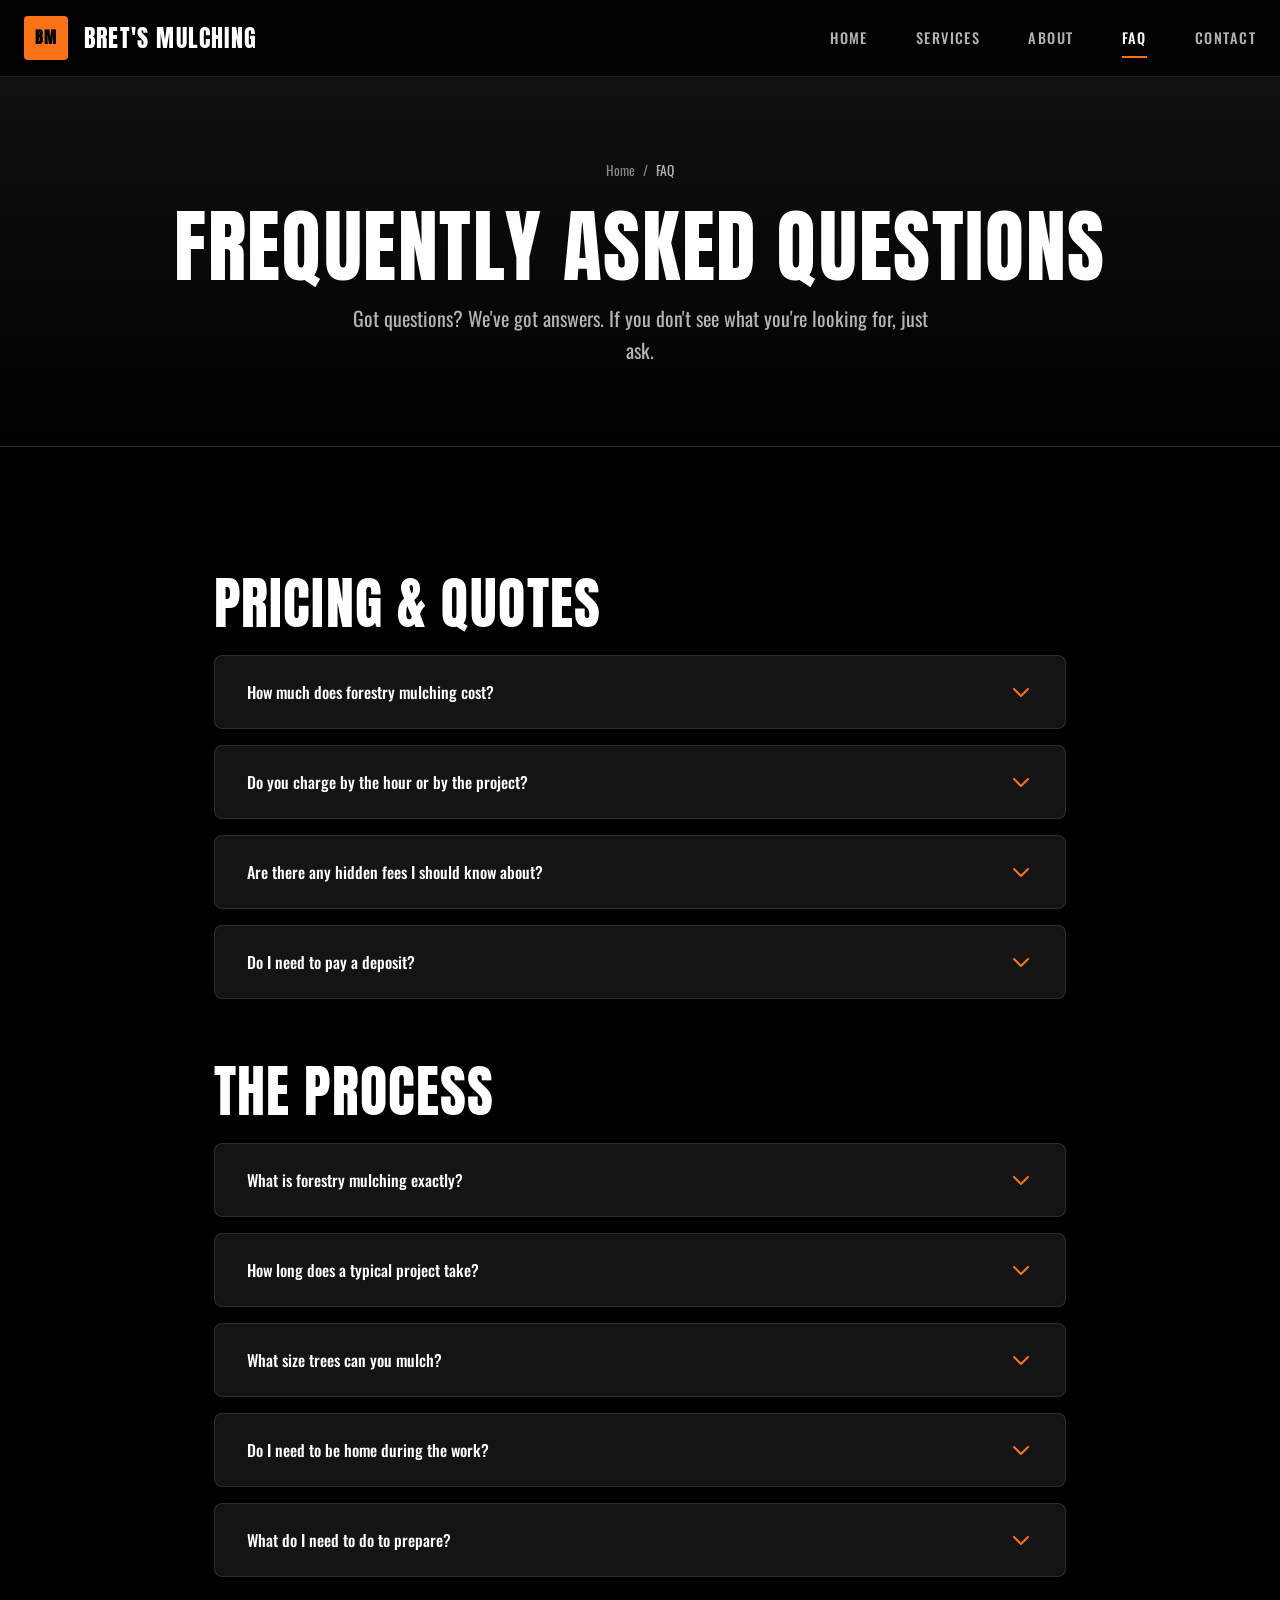
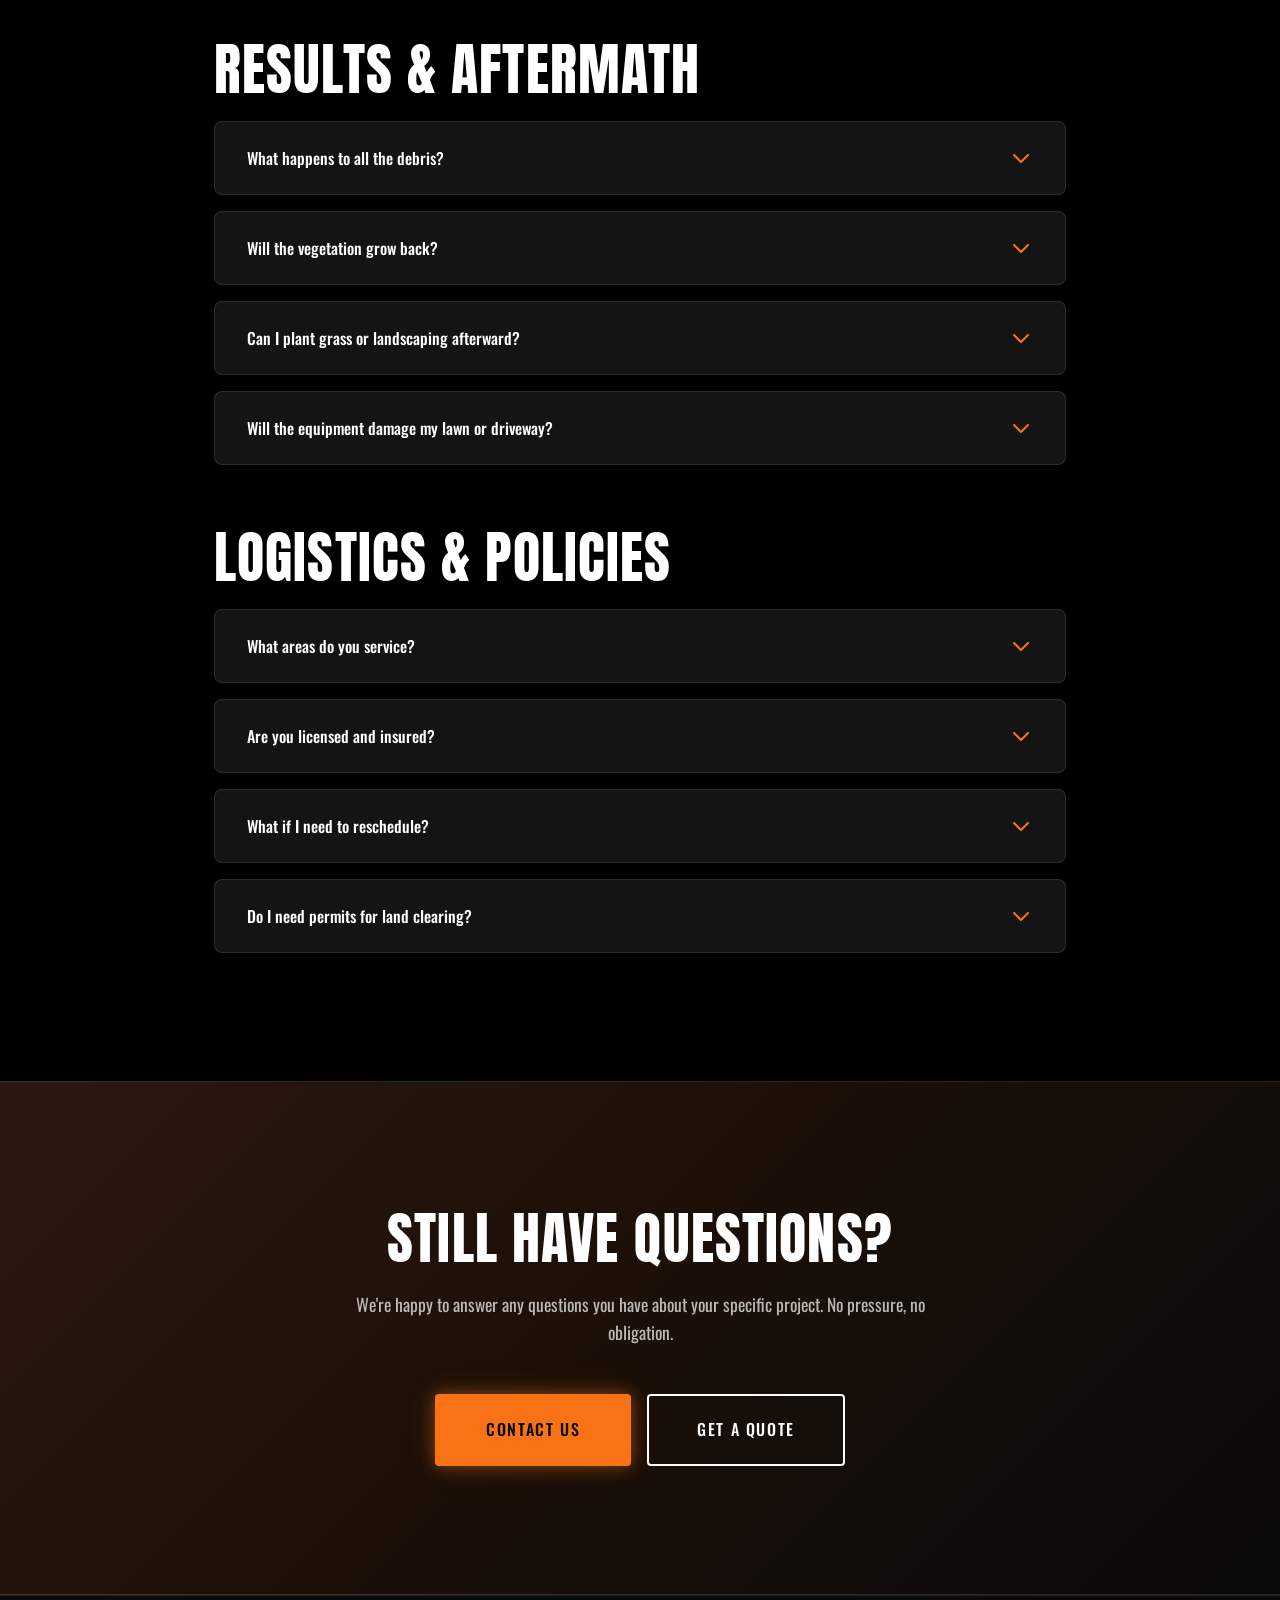
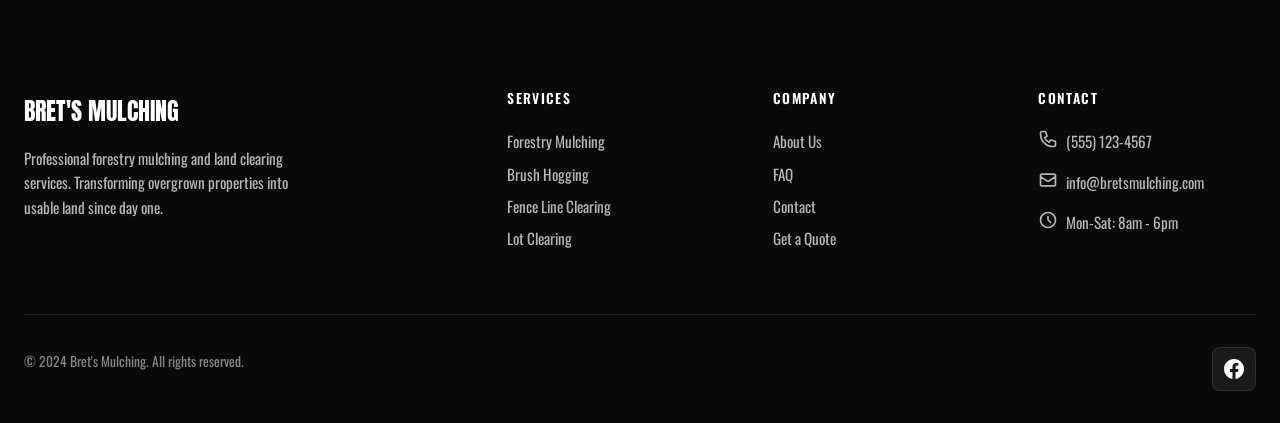
<file: faq.html>
<!DOCTYPE html>
<html lang="en">
<head>
  <meta charset="UTF-8">
  <meta name="viewport" content="width=device-width, initial-scale=1.0">
  <meta name="description" content="Frequently asked questions about forestry mulching and land clearing services. Learn about our process, pricing, and what to expect.">
  <title>FAQ | Bret's Mulching</title>
  <link rel="preconnect" href="https://fonts.googleapis.com">
  <link rel="preconnect" href="https://fonts.gstatic.com" crossorigin>
  <link href="https://fonts.googleapis.com/css2?family=Anton&family=Oswald:wght@400;500;600;700&display=swap" rel="stylesheet">
  <link rel="stylesheet" href="css/styles.css">
</head>
<body>
  <!-- Header -->
  <header class="header">
    <div class="header__inner">
      <a href="index.html" class="logo">
        <span class="logo__icon">BM</span>
        <span>Bret's Mulching</span>
      </a>

      <nav class="nav nav--desktop">
        <a href="index.html" class="nav__link">Home</a>
        <a href="services.html" class="nav__link">Services</a>
        <a href="about.html" class="nav__link">About</a>
        <a href="faq.html" class="nav__link active">FAQ</a>
        <a href="contact.html" class="nav__link">Contact</a>
      </nav>

      <button class="menu-toggle" aria-label="Toggle menu">
        <span class="menu-toggle__bar"></span>
        <span class="menu-toggle__bar"></span>
        <span class="menu-toggle__bar"></span>
      </button>
    </div>
  </header>

  <!-- Mobile Navigation -->
  <div class="nav-overlay"></div>
  <nav class="nav nav--mobile">
    <a href="index.html" class="nav__link">Home</a>
    <a href="services.html" class="nav__link">Services</a>
    <a href="about.html" class="nav__link">About</a>
    <a href="faq.html" class="nav__link active">FAQ</a>
    <a href="contact.html" class="nav__link">Contact</a>
    <a href="quote.html" class="btn btn--primary btn--full mt-md">Get a Quote</a>
  </nav>

  <!-- Page Header -->
  <section class="page-header">
    <div class="container">
      <nav class="breadcrumbs">
        <a href="index.html">Home</a>
        <span class="breadcrumbs__separator">/</span>
        <span class="breadcrumbs__current">FAQ</span>
      </nav>
      <h1 class="page-header__title">Frequently Asked Questions</h1>
      <p class="page-header__text">
        Got questions? We've got answers. If you don't see what you're looking for, just ask.
      </p>
    </div>
  </section>

  <!-- FAQ Content -->
  <section class="section">
    <div class="container container--narrow">
      <!-- Pricing & Quotes -->
      <h2 style="margin-bottom: var(--spacing-md); color: var(--color-primary);">Pricing & Quotes</h2>
      <div class="faq-list" style="margin-bottom: var(--spacing-2xl);">
        <div class="faq-item">
          <button class="faq-item__question">
            How much does forestry mulching cost?
            <svg class="faq-item__icon" fill="none" stroke="currentColor" viewBox="0 0 24 24">
              <path stroke-linecap="round" stroke-linejoin="round" stroke-width="2" d="M19 9l-7 7-7-7"/>
            </svg>
          </button>
          <div class="faq-item__answer">
            <div class="faq-item__content">
              <p>Pricing depends on several factors including property size, brush density, terrain, and accessibility. We provide fixed quotes based on your specific project — the price we quote is the price you pay, with no hidden fees or surprises.</p>
              <p>The best way to get an accurate estimate is to request a quote and share some photos of your property.</p>
            </div>
          </div>
        </div>

        <div class="faq-item">
          <button class="faq-item__question">
            Do you charge by the hour or by the project?
            <svg class="faq-item__icon" fill="none" stroke="currentColor" viewBox="0 0 24 24">
              <path stroke-linecap="round" stroke-linejoin="round" stroke-width="2" d="M19 9l-7 7-7-7"/>
            </svg>
          </button>
          <div class="faq-item__answer">
            <div class="faq-item__content">
              <p>We charge by the project, not by the hour. This means you know exactly what you'll pay before we start, and there's no incentive for us to work slowly. We assess your property, provide a fixed quote, and that's what you pay.</p>
            </div>
          </div>
        </div>

        <div class="faq-item">
          <button class="faq-item__question">
            Are there any hidden fees I should know about?
            <svg class="faq-item__icon" fill="none" stroke="currentColor" viewBox="0 0 24 24">
              <path stroke-linecap="round" stroke-linejoin="round" stroke-width="2" d="M19 9l-7 7-7-7"/>
            </svg>
          </button>
          <div class="faq-item__answer">
            <div class="faq-item__content">
              <p>No. We're transparent about our pricing. The quote includes everything — equipment, labor, and cleanup. There are no travel fees, setup fees, or surprise charges. What we quote is what you pay.</p>
            </div>
          </div>
        </div>

        <div class="faq-item">
          <button class="faq-item__question">
            Do I need to pay a deposit?
            <svg class="faq-item__icon" fill="none" stroke="currentColor" viewBox="0 0 24 24">
              <path stroke-linecap="round" stroke-linejoin="round" stroke-width="2" d="M19 9l-7 7-7-7"/>
            </svg>
          </button>
          <div class="faq-item__answer">
            <div class="faq-item__content">
              <p>For most residential projects, no deposit is required. We collect payment upon completion once you're satisfied with the work. For larger commercial projects, we may discuss payment terms upfront.</p>
            </div>
          </div>
        </div>
      </div>

      <!-- The Process -->
      <h2 style="margin-bottom: var(--spacing-md); color: var(--color-primary);">The Process</h2>
      <div class="faq-list" style="margin-bottom: var(--spacing-2xl);">
        <div class="faq-item">
          <button class="faq-item__question">
            What is forestry mulching exactly?
            <svg class="faq-item__icon" fill="none" stroke="currentColor" viewBox="0 0 24 24">
              <path stroke-linecap="round" stroke-linejoin="round" stroke-width="2" d="M19 9l-7 7-7-7"/>
            </svg>
          </button>
          <div class="faq-item__answer">
            <div class="faq-item__content">
              <p>Forestry mulching uses a specialized machine with a rotating drum covered in steel teeth to grind vegetation — including trees, brush, and stumps — into small pieces. The mulched material is left on the ground as a protective layer.</p>
              <p>Unlike traditional land clearing, there's no need to burn debris, haul it away, or deal with exposed soil. The process is faster, more eco-friendly, and leaves your land ready to use immediately.</p>
            </div>
          </div>
        </div>

        <div class="faq-item">
          <button class="faq-item__question">
            How long does a typical project take?
            <svg class="faq-item__icon" fill="none" stroke="currentColor" viewBox="0 0 24 24">
              <path stroke-linecap="round" stroke-linejoin="round" stroke-width="2" d="M19 9l-7 7-7-7"/>
            </svg>
          </button>
          <div class="faq-item__answer">
            <div class="faq-item__content">
              <p>Most residential projects are completed in a single day. Larger properties or dense overgrowth may take longer, but we'll give you a timeline when we provide your quote. Either way, forestry mulching is significantly faster than traditional clearing methods.</p>
            </div>
          </div>
        </div>

        <div class="faq-item">
          <button class="faq-item__question">
            What size trees can you mulch?
            <svg class="faq-item__icon" fill="none" stroke="currentColor" viewBox="0 0 24 24">
              <path stroke-linecap="round" stroke-linejoin="round" stroke-width="2" d="M19 9l-7 7-7-7"/>
            </svg>
          </button>
          <div class="faq-item__answer">
            <div class="faq-item__content">
              <p>Our equipment can typically handle trees up to 8 inches in diameter. Larger trees may need to be cut down first or worked around, depending on your goals for the property. We'll discuss the best approach during our assessment.</p>
            </div>
          </div>
        </div>

        <div class="faq-item">
          <button class="faq-item__question">
            Do I need to be home during the work?
            <svg class="faq-item__icon" fill="none" stroke="currentColor" viewBox="0 0 24 24">
              <path stroke-linecap="round" stroke-linejoin="round" stroke-width="2" d="M19 9l-7 7-7-7"/>
            </svg>
          </button>
          <div class="faq-item__answer">
            <div class="faq-item__content">
              <p>Not necessarily. As long as we have clear access to the property and understand the scope of work, you don't need to be present. Many customers prefer to come home to a transformed property. We'll send before and after photos either way.</p>
            </div>
          </div>
        </div>

        <div class="faq-item">
          <button class="faq-item__question">
            What do I need to do to prepare?
            <svg class="faq-item__icon" fill="none" stroke="currentColor" viewBox="0 0 24 24">
              <path stroke-linecap="round" stroke-linejoin="round" stroke-width="2" d="M19 9l-7 7-7-7"/>
            </svg>
          </button>
          <div class="faq-item__answer">
            <div class="faq-item__content">
              <p>Not much! Just make sure we have clear access to the work area. Remove any personal items, mark any utilities or features you want us to avoid (like irrigation lines), and ensure gates are unlocked. We'll handle the rest.</p>
            </div>
          </div>
        </div>
      </div>

      <!-- Results & Aftermath -->
      <h2 style="margin-bottom: var(--spacing-md); color: var(--color-primary);">Results & Aftermath</h2>
      <div class="faq-list" style="margin-bottom: var(--spacing-2xl);">
        <div class="faq-item">
          <button class="faq-item__question">
            What happens to all the debris?
            <svg class="faq-item__icon" fill="none" stroke="currentColor" viewBox="0 0 24 24">
              <path stroke-linecap="round" stroke-linejoin="round" stroke-width="2" d="M19 9l-7 7-7-7"/>
            </svg>
          </button>
          <div class="faq-item__answer">
            <div class="faq-item__content">
              <p>There is no debris to haul away — that's the beauty of forestry mulching. Everything gets ground into small pieces and left on the ground as mulch. This layer protects against erosion, retains moisture, and returns nutrients to the soil as it decomposes.</p>
            </div>
          </div>
        </div>

        <div class="faq-item">
          <button class="faq-item__question">
            Will the vegetation grow back?
            <svg class="faq-item__icon" fill="none" stroke="currentColor" viewBox="0 0 24 24">
              <path stroke-linecap="round" stroke-linejoin="round" stroke-width="2" d="M19 9l-7 7-7-7"/>
            </svg>
          </button>
          <div class="faq-item__answer">
            <div class="faq-item__content">
              <p>Some regrowth is natural over time, but the mulch layer significantly slows it down. Many plants won't return at all. For ongoing maintenance or particularly aggressive invasive species, we can discuss follow-up treatments or regular maintenance schedules.</p>
            </div>
          </div>
        </div>

        <div class="faq-item">
          <button class="faq-item__question">
            Can I plant grass or landscaping afterward?
            <svg class="faq-item__icon" fill="none" stroke="currentColor" viewBox="0 0 24 24">
              <path stroke-linecap="round" stroke-linejoin="round" stroke-width="2" d="M19 9l-7 7-7-7"/>
            </svg>
          </button>
          <div class="faq-item__answer">
            <div class="faq-item__content">
              <p>Yes! The mulched area is ready for seeding, sodding, or landscaping. The mulch layer actually creates excellent conditions for new growth. For grass specifically, you may want to rake out some of the mulch or wait for it to decompose a bit, but the land is immediately usable.</p>
            </div>
          </div>
        </div>

        <div class="faq-item">
          <button class="faq-item__question">
            Will the equipment damage my lawn or driveway?
            <svg class="faq-item__icon" fill="none" stroke="currentColor" viewBox="0 0 24 24">
              <path stroke-linecap="round" stroke-linejoin="round" stroke-width="2" d="M19 9l-7 7-7-7"/>
            </svg>
          </button>
          <div class="faq-item__answer">
            <div class="faq-item__content">
              <p>We take care to minimize impact on your existing landscaping. Our equipment is designed to be relatively low-impact, and we plan access routes carefully. If you have specific concerns about access or sensitive areas, let us know and we'll work around them.</p>
            </div>
          </div>
        </div>
      </div>

      <!-- Logistics -->
      <h2 style="margin-bottom: var(--spacing-md); color: var(--color-primary);">Logistics & Policies</h2>
      <div class="faq-list">
        <div class="faq-item">
          <button class="faq-item__question">
            What areas do you service?
            <svg class="faq-item__icon" fill="none" stroke="currentColor" viewBox="0 0 24 24">
              <path stroke-linecap="round" stroke-linejoin="round" stroke-width="2" d="M19 9l-7 7-7-7"/>
            </svg>
          </button>
          <div class="faq-item__answer">
            <div class="faq-item__content">
              <p>We serve properties within approximately 50 miles of our base location. If you're unsure whether we cover your area, just ask — we're happy to let you know.</p>
            </div>
          </div>
        </div>

        <div class="faq-item">
          <button class="faq-item__question">
            Are you licensed and insured?
            <svg class="faq-item__icon" fill="none" stroke="currentColor" viewBox="0 0 24 24">
              <path stroke-linecap="round" stroke-linejoin="round" stroke-width="2" d="M19 9l-7 7-7-7"/>
            </svg>
          </button>
          <div class="faq-item__answer">
            <div class="faq-item__content">
              <p>Yes. We are fully licensed and carry comprehensive liability insurance. We're happy to provide proof of insurance upon request. Your property is protected.</p>
            </div>
          </div>
        </div>

        <div class="faq-item">
          <button class="faq-item__question">
            What if I need to reschedule?
            <svg class="faq-item__icon" fill="none" stroke="currentColor" viewBox="0 0 24 24">
              <path stroke-linecap="round" stroke-linejoin="round" stroke-width="2" d="M19 9l-7 7-7-7"/>
            </svg>
          </button>
          <div class="faq-item__answer">
            <div class="faq-item__content">
              <p>We understand plans change. Just give us as much notice as possible and we'll find a new date that works. Weather delays are common in this industry — if conditions aren't safe, we'll proactively reach out to reschedule.</p>
            </div>
          </div>
        </div>

        <div class="faq-item">
          <button class="faq-item__question">
            Do I need permits for land clearing?
            <svg class="faq-item__icon" fill="none" stroke="currentColor" viewBox="0 0 24 24">
              <path stroke-linecap="round" stroke-linejoin="round" stroke-width="2" d="M19 9l-7 7-7-7"/>
            </svg>
          </button>
          <div class="faq-item__answer">
            <div class="faq-item__content">
              <p>In most cases, no permits are required for clearing brush and overgrowth on your own property. However, regulations vary by location, and there may be restrictions in certain areas (wetlands, steep slopes, protected zones). If you're unsure, check with your local planning office or ask us — we're familiar with common requirements in our service area.</p>
            </div>
          </div>
        </div>
      </div>
    </div>
  </section>

  <!-- Still Have Questions CTA -->
  <section class="cta">
    <div class="container">
      <h2 class="cta__title">Still Have Questions?</h2>
      <p class="cta__text">
        We're happy to answer any questions you have about your specific project. No pressure, no obligation.
      </p>
      <div class="cta__buttons">
        <a href="contact.html" class="btn btn--accent btn--large">Contact Us</a>
        <a href="quote.html" class="btn btn--secondary btn--large" style="border-color: white; color: white;">Get a Quote</a>
      </div>
    </div>
  </section>

  <!-- Footer -->
  <footer class="footer">
    <div class="container">
      <div class="footer__grid">
        <div class="footer__brand">
          <div class="footer__logo">Bret's Mulching</div>
          <p class="footer__text">
            Professional forestry mulching and land clearing services. Transforming overgrown properties into usable land since day one.
          </p>
        </div>

        <div>
          <h4 class="footer__title">Services</h4>
          <nav class="footer__links">
            <a href="services/forestry-mulching.html" class="footer__link">Forestry Mulching</a>
            <a href="services/brush-hogging.html" class="footer__link">Brush Hogging</a>
            <a href="services/fence-line-clearing.html" class="footer__link">Fence Line Clearing</a>
            <a href="services/land-clearing.html" class="footer__link">Lot Clearing</a>
          </nav>
        </div>

        <div>
          <h4 class="footer__title">Company</h4>
          <nav class="footer__links">
            <a href="about.html" class="footer__link">About Us</a>
            <a href="faq.html" class="footer__link">FAQ</a>
            <a href="contact.html" class="footer__link">Contact</a>
            <a href="quote.html" class="footer__link">Get a Quote</a>
          </nav>
        </div>

        <div>
          <h4 class="footer__title">Contact</h4>
          <div class="footer__contact-item">
            <svg width="20" height="20" fill="none" stroke="currentColor" viewBox="0 0 24 24">
              <path stroke-linecap="round" stroke-linejoin="round" stroke-width="2" d="M3 5a2 2 0 012-2h3.28a1 1 0 01.948.684l1.498 4.493a1 1 0 01-.502 1.21l-2.257 1.13a11.042 11.042 0 005.516 5.516l1.13-2.257a1 1 0 011.21-.502l4.493 1.498a1 1 0 01.684.949V19a2 2 0 01-2 2h-1C9.716 21 3 14.284 3 6V5z"/>
            </svg>
            <span>(555) 123-4567</span>
          </div>
          <div class="footer__contact-item">
            <svg width="20" height="20" fill="none" stroke="currentColor" viewBox="0 0 24 24">
              <path stroke-linecap="round" stroke-linejoin="round" stroke-width="2" d="M3 8l7.89 5.26a2 2 0 002.22 0L21 8M5 19h14a2 2 0 002-2V7a2 2 0 00-2-2H5a2 2 0 00-2 2v10a2 2 0 002 2z"/>
            </svg>
            <span>info@bretsmulching.com</span>
          </div>
          <div class="footer__contact-item">
            <svg width="20" height="20" fill="none" stroke="currentColor" viewBox="0 0 24 24">
              <path stroke-linecap="round" stroke-linejoin="round" stroke-width="2" d="M12 8v4l3 3m6-3a9 9 0 11-18 0 9 9 0 0118 0z"/>
            </svg>
            <span>Mon-Sat: 8am - 6pm</span>
          </div>
        </div>
      </div>

      <div class="footer__bottom">
        <p class="footer__copyright">&copy; 2024 Bret's Mulching. All rights reserved.</p>
        <div class="footer__social">
          <a href="#" class="footer__social-link" aria-label="Facebook">
            <svg width="20" height="20" fill="currentColor" viewBox="0 0 24 24">
              <path d="M24 12.073c0-6.627-5.373-12-12-12s-12 5.373-12 12c0 5.99 4.388 10.954 10.125 11.854v-8.385H7.078v-3.47h3.047V9.43c0-3.007 1.792-4.669 4.533-4.669 1.312 0 2.686.235 2.686.235v2.953H15.83c-1.491 0-1.956.925-1.956 1.874v2.25h3.328l-.532 3.47h-2.796v8.385C19.612 23.027 24 18.062 24 12.073z"/>
            </svg>
          </a>
        </div>
      </div>
    </div>
  </footer>

  <script src="js/main.js"></script>
  <script src="js/faq.js"></script>
</body>
</html>
</file>
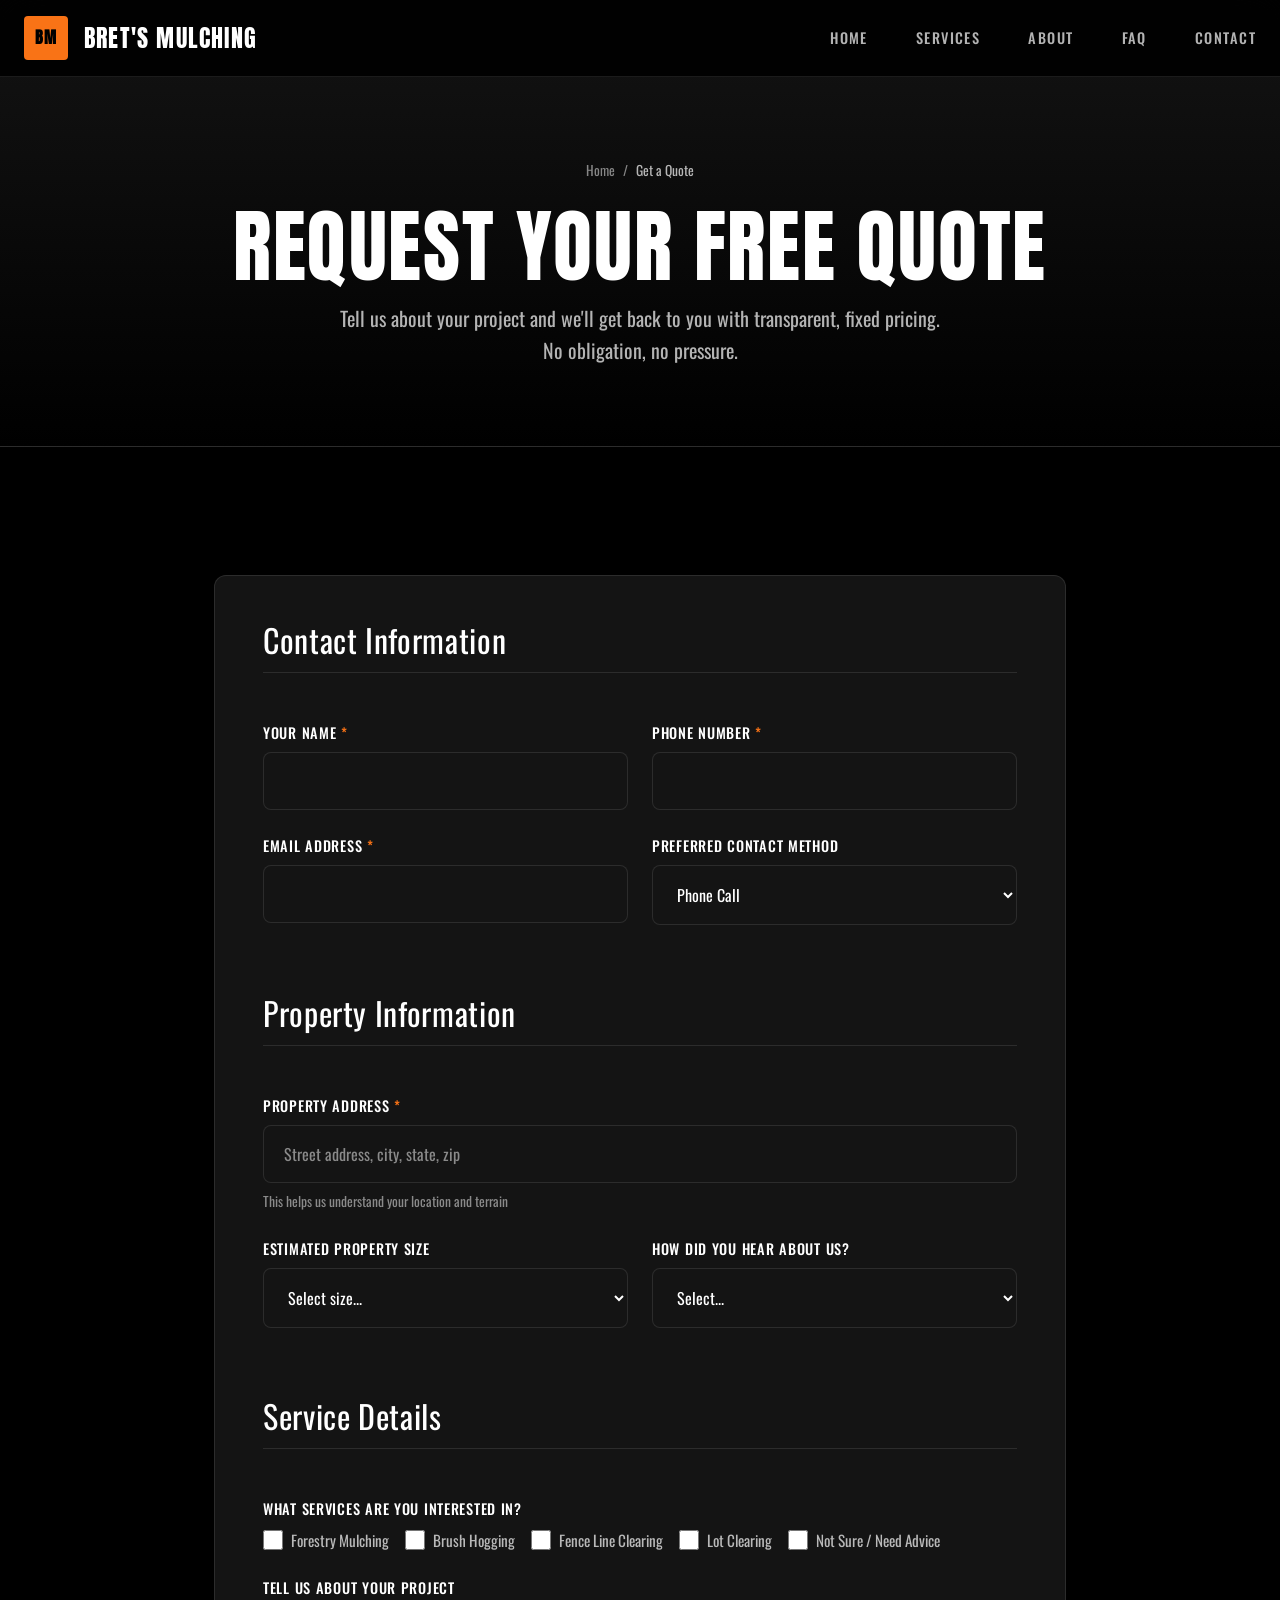
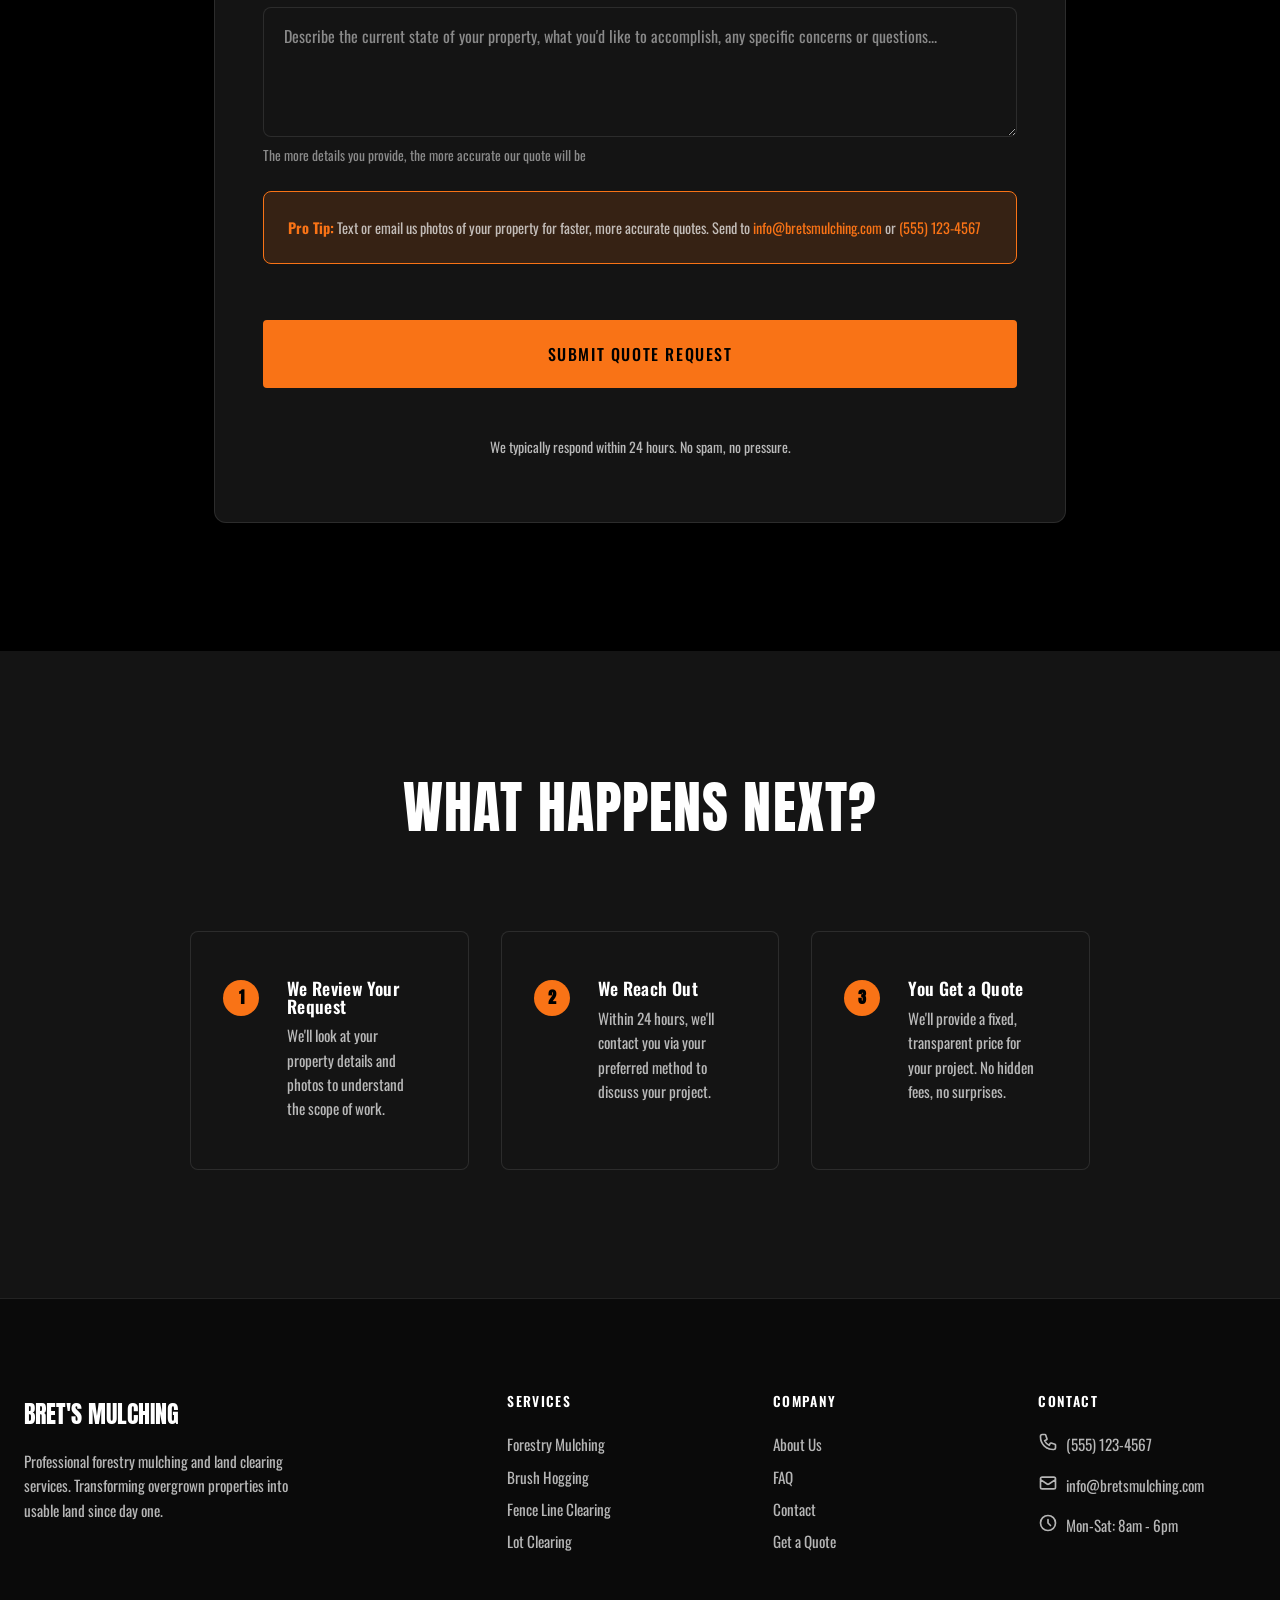
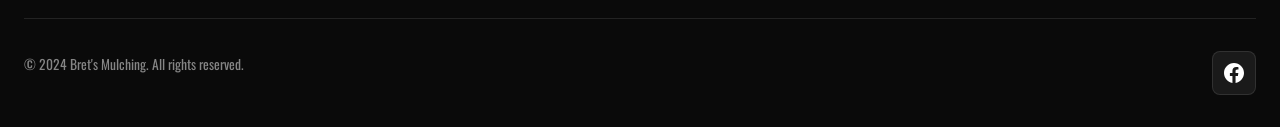
<file: quote.html>
<!DOCTYPE html>
<html lang="en">
<head>
  <meta charset="UTF-8">
  <meta name="viewport" content="width=device-width, initial-scale=1.0">
  <meta name="description" content="Get a free quote for forestry mulching and land clearing services. No obligation, transparent pricing.">
  <title>Get a Free Quote | Bret's Mulching</title>
  <link rel="preconnect" href="https://fonts.googleapis.com">
  <link rel="preconnect" href="https://fonts.gstatic.com" crossorigin>
  <link href="https://fonts.googleapis.com/css2?family=Anton&family=Oswald:wght@400;500;600;700&display=swap" rel="stylesheet">
  <link rel="stylesheet" href="css/styles.css">
</head>
<body>
  <!-- Header -->
  <header class="header">
    <div class="header__inner">
      <a href="index.html" class="logo">
        <span class="logo__icon">BM</span>
        <span>Bret's Mulching</span>
      </a>

      <nav class="nav nav--desktop">
        <a href="index.html" class="nav__link">Home</a>
        <a href="services.html" class="nav__link">Services</a>
        <a href="about.html" class="nav__link">About</a>
        <a href="faq.html" class="nav__link">FAQ</a>
        <a href="contact.html" class="nav__link">Contact</a>
      </nav>

      <button class="menu-toggle" aria-label="Toggle menu">
        <span class="menu-toggle__bar"></span>
        <span class="menu-toggle__bar"></span>
        <span class="menu-toggle__bar"></span>
      </button>
    </div>
  </header>

  <!-- Mobile Navigation -->
  <div class="nav-overlay"></div>
  <nav class="nav nav--mobile">
    <a href="index.html" class="nav__link">Home</a>
    <a href="services.html" class="nav__link">Services</a>
    <a href="about.html" class="nav__link">About</a>
    <a href="faq.html" class="nav__link">FAQ</a>
    <a href="contact.html" class="nav__link">Contact</a>
    <a href="quote.html" class="btn btn--primary btn--full mt-md">Get a Quote</a>
  </nav>

  <!-- Page Header -->
  <section class="page-header">
    <div class="container">
      <nav class="breadcrumbs">
        <a href="index.html">Home</a>
        <span class="breadcrumbs__separator">/</span>
        <span class="breadcrumbs__current">Get a Quote</span>
      </nav>
      <h1 class="page-header__title">Request Your Free Quote</h1>
      <p class="page-header__text">
        Tell us about your project and we'll get back to you with transparent, fixed pricing. No obligation, no pressure.
      </p>
    </div>
  </section>

  <!-- Quote Form Section -->
  <section class="section">
    <div class="container container--narrow">
      <div style="background: var(--color-dark-gray); padding: var(--spacing-xl); border-radius: var(--radius-lg); border: 1px solid var(--color-border);">
        <form id="quote-form" class="form">
          <!-- Contact Information -->
          <h3 style="margin-bottom: var(--spacing-md); padding-bottom: var(--spacing-sm); border-bottom: 1px solid var(--color-border); font-family: var(--font-body); text-transform: none;">
            Contact Information
          </h3>

          <div class="form-row">
            <div class="form-group">
              <label class="form-label form-label--required" for="name">Your Name</label>
              <input type="text" id="name" name="name" class="form-input" required>
            </div>
            <div class="form-group">
              <label class="form-label form-label--required" for="phone">Phone Number</label>
              <input type="tel" id="phone" name="phone" class="form-input" required>
            </div>
          </div>

          <div class="form-row">
            <div class="form-group">
              <label class="form-label form-label--required" for="email">Email Address</label>
              <input type="email" id="email" name="email" class="form-input" required>
            </div>
            <div class="form-group">
              <label class="form-label" for="preferred-contact">Preferred Contact Method</label>
              <select id="preferred-contact" name="preferred-contact" class="form-select">
                <option value="phone">Phone Call</option>
                <option value="text">Text Message</option>
                <option value="email">Email</option>
              </select>
            </div>
          </div>

          <!-- Property Information -->
          <h3 style="margin-top: var(--spacing-xl); margin-bottom: var(--spacing-md); padding-bottom: var(--spacing-sm); border-bottom: 1px solid var(--color-border); font-family: var(--font-body); text-transform: none;">
            Property Information
          </h3>

          <div class="form-group">
            <label class="form-label form-label--required" for="address">Property Address</label>
            <input type="text" id="address" name="address" class="form-input" placeholder="Street address, city, state, zip" required>
            <span class="form-hint">This helps us understand your location and terrain</span>
          </div>

          <div class="form-row">
            <div class="form-group">
              <label class="form-label" for="property-size">Estimated Property Size</label>
              <select id="property-size" name="property-size" class="form-select">
                <option value="">Select size...</option>
                <option value="less-than-half">Less than 1/2 acre</option>
                <option value="half-to-one">1/2 to 1 acre</option>
                <option value="one-to-two">1 to 2 acres</option>
                <option value="two-to-five">2 to 5 acres</option>
                <option value="five-plus">5+ acres</option>
                <option value="not-sure">Not sure</option>
              </select>
            </div>
            <div class="form-group">
              <label class="form-label" for="source">How Did You Hear About Us?</label>
              <select id="source" name="source" class="form-select">
                <option value="">Select...</option>
                <option value="facebook">Facebook</option>
                <option value="nextdoor">Nextdoor</option>
                <option value="google">Google Search</option>
                <option value="yard-sign">Yard Sign</option>
                <option value="referral">Friend/Neighbor Referral</option>
                <option value="other">Other</option>
              </select>
            </div>
          </div>

          <!-- Service Details -->
          <h3 style="margin-top: var(--spacing-xl); margin-bottom: var(--spacing-md); padding-bottom: var(--spacing-sm); border-bottom: 1px solid var(--color-border); font-family: var(--font-body); text-transform: none;">
            Service Details
          </h3>

          <div class="form-group">
            <label class="form-label">What services are you interested in?</label>
            <div class="form-checkbox-group">
              <label class="form-checkbox">
                <input type="checkbox" name="services" value="forestry-mulching">
                <span>Forestry Mulching</span>
              </label>
              <label class="form-checkbox">
                <input type="checkbox" name="services" value="brush-hogging">
                <span>Brush Hogging</span>
              </label>
              <label class="form-checkbox">
                <input type="checkbox" name="services" value="fence-line">
                <span>Fence Line Clearing</span>
              </label>
              <label class="form-checkbox">
                <input type="checkbox" name="services" value="lot-clearing">
                <span>Lot Clearing</span>
              </label>
              <label class="form-checkbox">
                <input type="checkbox" name="services" value="not-sure">
                <span>Not Sure / Need Advice</span>
              </label>
            </div>
          </div>

          <div class="form-group">
            <label class="form-label" for="description">Tell Us About Your Project</label>
            <textarea id="description" name="description" class="form-textarea" rows="4" placeholder="Describe the current state of your property, what you'd like to accomplish, any specific concerns or questions..."></textarea>
            <span class="form-hint">The more details you provide, the more accurate our quote will be</span>
          </div>

          <div style="background: var(--color-accent-dim); border: 1px solid var(--color-accent); padding: var(--spacing-md); border-radius: var(--radius-md); margin-bottom: var(--spacing-lg);">
            <p style="margin: 0; font-size: 0.9rem; color: var(--color-text-muted);">
              <strong style="color: var(--color-accent);">Pro Tip:</strong> Text or email us photos of your property for faster, more accurate quotes. Send to <a href="mailto:info@bretsmulching.com">info@bretsmulching.com</a> or <a href="tel:+15551234567">(555) 123-4567</a>
            </p>
          </div>

          <button type="submit" class="btn btn--primary btn--large btn--full">
            Submit Quote Request
          </button>

          <p style="margin-top: var(--spacing-md); color: var(--color-text-muted); font-size: 0.875rem; text-align: center;">
            We typically respond within 24 hours. No spam, no pressure.
          </p>
        </form>
      </div>
    </div>
  </section>

  <!-- What to Expect -->
  <section class="section section--darker">
    <div class="container">
      <div class="section-header">
        <h2 class="section-header__title">What Happens Next?</h2>
      </div>

      <div class="process-steps" style="max-width: 900px; margin: 0 auto;">
        <div class="process-step">
          <div class="process-step__content">
            <h3 class="process-step__title">We Review Your Request</h3>
            <p class="process-step__text">
              We'll look at your property details and photos to understand the scope of work.
            </p>
          </div>
        </div>

        <div class="process-step">
          <div class="process-step__content">
            <h3 class="process-step__title">We Reach Out</h3>
            <p class="process-step__text">
              Within 24 hours, we'll contact you via your preferred method to discuss your project.
            </p>
          </div>
        </div>

        <div class="process-step">
          <div class="process-step__content">
            <h3 class="process-step__title">You Get a Quote</h3>
            <p class="process-step__text">
              We'll provide a fixed, transparent price for your project. No hidden fees, no surprises.
            </p>
          </div>
        </div>
      </div>
    </div>
  </section>

  <!-- Footer -->
  <footer class="footer">
    <div class="container">
      <div class="footer__grid">
        <div class="footer__brand">
          <div class="footer__logo">Bret's Mulching</div>
          <p class="footer__text">
            Professional forestry mulching and land clearing services. Transforming overgrown properties into usable land since day one.
          </p>
        </div>

        <div>
          <h4 class="footer__title">Services</h4>
          <nav class="footer__links">
            <a href="services/forestry-mulching.html" class="footer__link">Forestry Mulching</a>
            <a href="services/brush-hogging.html" class="footer__link">Brush Hogging</a>
            <a href="services/fence-line-clearing.html" class="footer__link">Fence Line Clearing</a>
            <a href="services/land-clearing.html" class="footer__link">Lot Clearing</a>
          </nav>
        </div>

        <div>
          <h4 class="footer__title">Company</h4>
          <nav class="footer__links">
            <a href="about.html" class="footer__link">About Us</a>
            <a href="faq.html" class="footer__link">FAQ</a>
            <a href="contact.html" class="footer__link">Contact</a>
            <a href="quote.html" class="footer__link">Get a Quote</a>
          </nav>
        </div>

        <div>
          <h4 class="footer__title">Contact</h4>
          <div class="footer__contact-item">
            <svg width="20" height="20" fill="none" stroke="currentColor" viewBox="0 0 24 24">
              <path stroke-linecap="round" stroke-linejoin="round" stroke-width="2" d="M3 5a2 2 0 012-2h3.28a1 1 0 01.948.684l1.498 4.493a1 1 0 01-.502 1.21l-2.257 1.13a11.042 11.042 0 005.516 5.516l1.13-2.257a1 1 0 011.21-.502l4.493 1.498a1 1 0 01.684.949V19a2 2 0 01-2 2h-1C9.716 21 3 14.284 3 6V5z"/>
            </svg>
            <span>(555) 123-4567</span>
          </div>
          <div class="footer__contact-item">
            <svg width="20" height="20" fill="none" stroke="currentColor" viewBox="0 0 24 24">
              <path stroke-linecap="round" stroke-linejoin="round" stroke-width="2" d="M3 8l7.89 5.26a2 2 0 002.22 0L21 8M5 19h14a2 2 0 002-2V7a2 2 0 00-2-2H5a2 2 0 00-2 2v10a2 2 0 002 2z"/>
            </svg>
            <span>info@bretsmulching.com</span>
          </div>
          <div class="footer__contact-item">
            <svg width="20" height="20" fill="none" stroke="currentColor" viewBox="0 0 24 24">
              <path stroke-linecap="round" stroke-linejoin="round" stroke-width="2" d="M12 8v4l3 3m6-3a9 9 0 11-18 0 9 9 0 0118 0z"/>
            </svg>
            <span>Mon-Sat: 8am - 6pm</span>
          </div>
        </div>
      </div>

      <div class="footer__bottom">
        <p class="footer__copyright">&copy; 2024 Bret's Mulching. All rights reserved.</p>
        <div class="footer__social">
          <a href="#" class="footer__social-link" aria-label="Facebook">
            <svg width="20" height="20" fill="currentColor" viewBox="0 0 24 24">
              <path d="M24 12.073c0-6.627-5.373-12-12-12s-12 5.373-12 12c0 5.99 4.388 10.954 10.125 11.854v-8.385H7.078v-3.47h3.047V9.43c0-3.007 1.792-4.669 4.533-4.669 1.312 0 2.686.235 2.686.235v2.953H15.83c-1.491 0-1.956.925-1.956 1.874v2.25h3.328l-.532 3.47h-2.796v8.385C19.612 23.027 24 18.062 24 12.073z"/>
            </svg>
          </a>
        </div>
      </div>
    </div>
  </footer>

  <script src="js/main.js"></script>
  <script src="js/form-handler.js"></script>
</body>
</html>
</file>
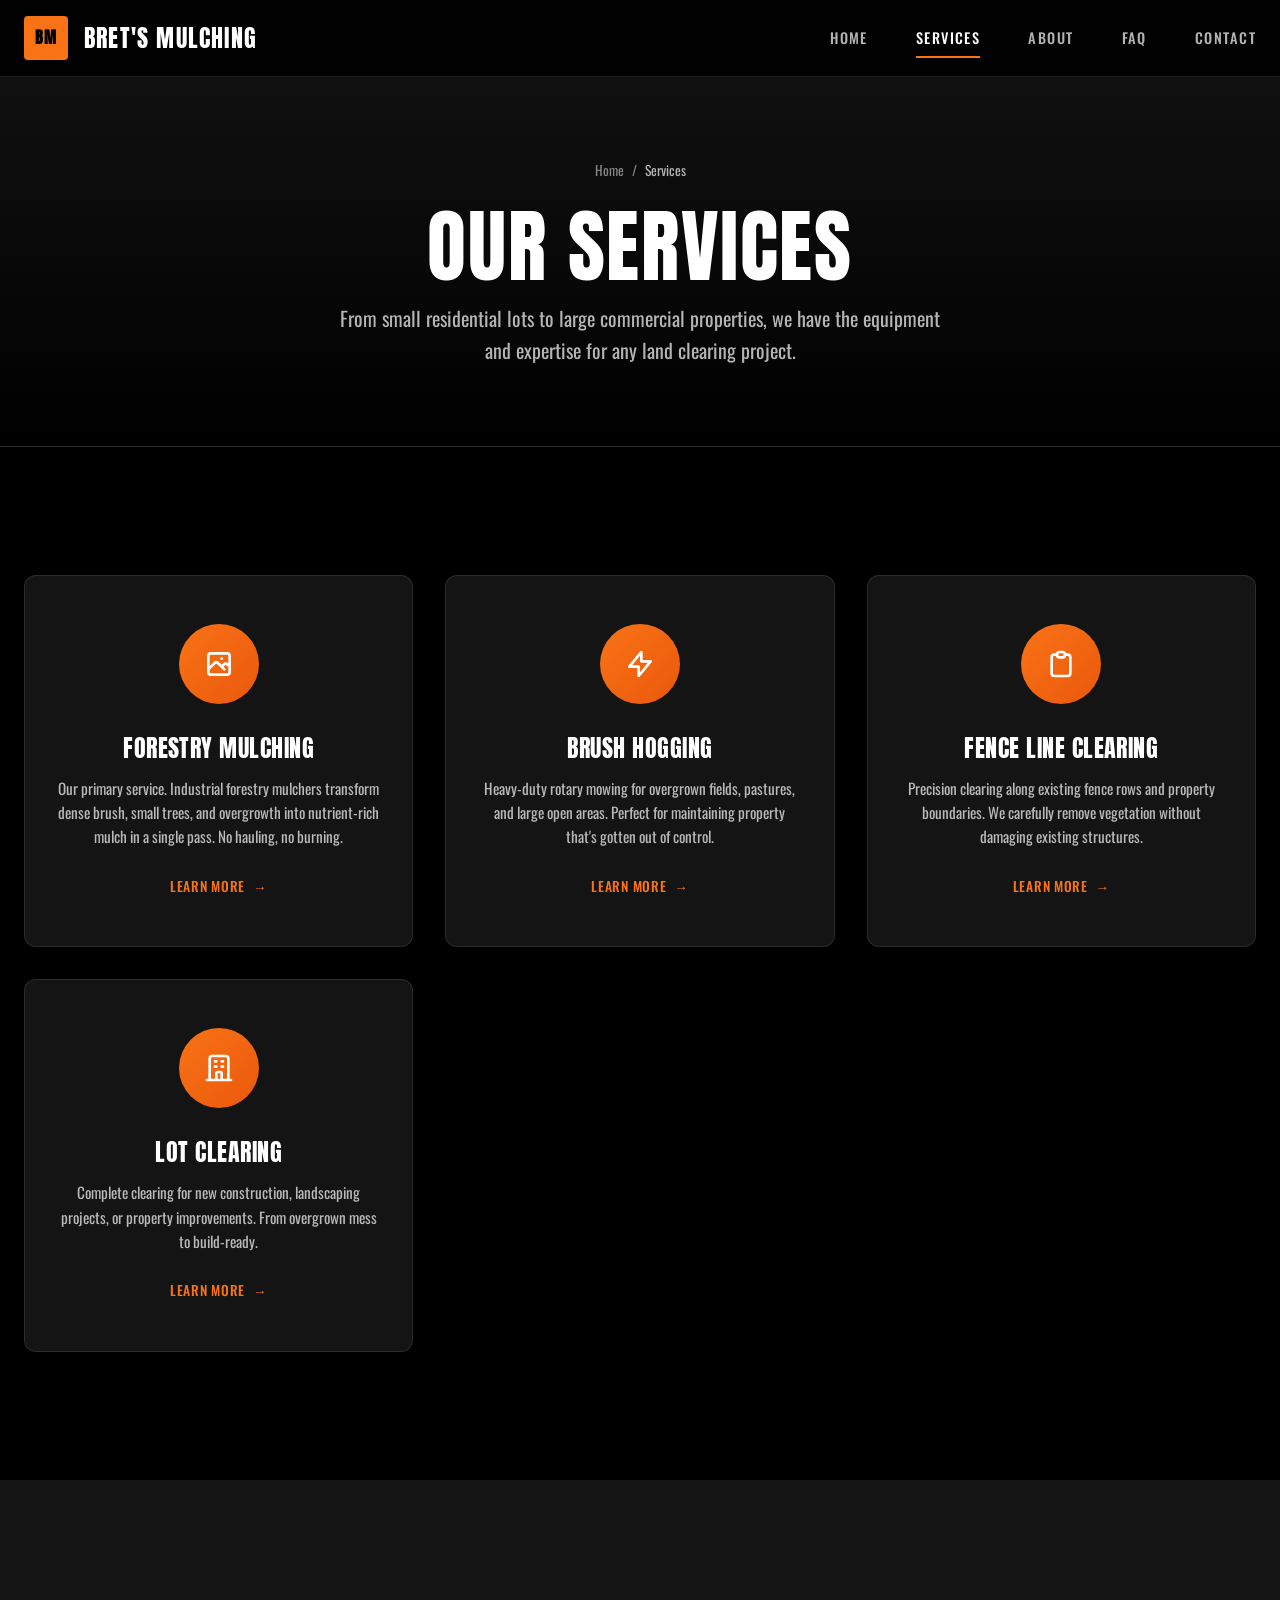
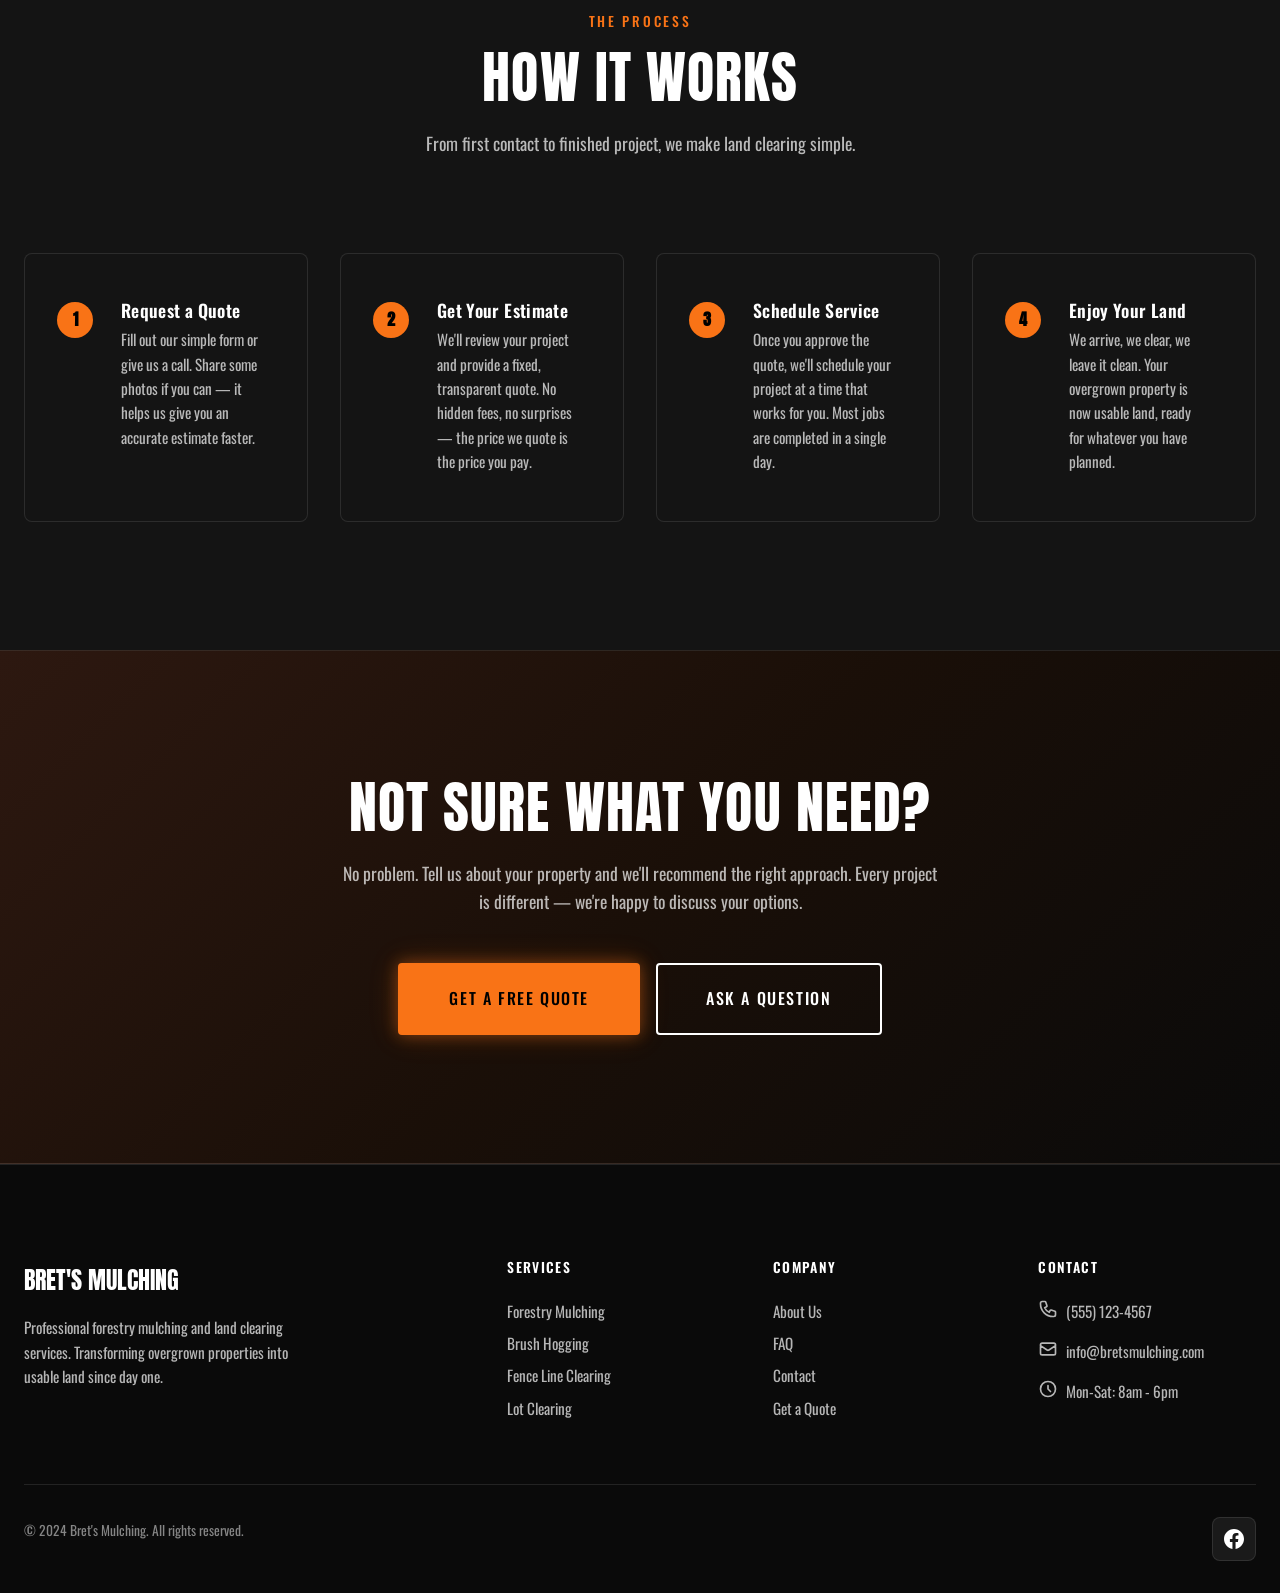
<file: services.html>
<!DOCTYPE html>
<html lang="en">
<head>
  <meta charset="UTF-8">
  <meta name="viewport" content="width=device-width, initial-scale=1.0">
  <meta name="description" content="Professional land clearing services including forestry mulching, brush hogging, fence line clearing, and lot preparation. Fast, affordable, eco-friendly.">
  <title>Our Services | Bret's Mulching</title>
  <link rel="preconnect" href="https://fonts.googleapis.com">
  <link rel="preconnect" href="https://fonts.gstatic.com" crossorigin>
  <link href="https://fonts.googleapis.com/css2?family=Anton&family=Oswald:wght@400;500;600;700&display=swap" rel="stylesheet">
  <link rel="stylesheet" href="css/styles.css">
</head>
<body>
  <!-- Header -->
  <header class="header">
    <div class="header__inner">
      <a href="index.html" class="logo">
        <span class="logo__icon">BM</span>
        <span>Bret's Mulching</span>
      </a>

      <nav class="nav nav--desktop">
        <a href="index.html" class="nav__link">Home</a>
        <a href="services.html" class="nav__link active">Services</a>
        <a href="about.html" class="nav__link">About</a>
        <a href="faq.html" class="nav__link">FAQ</a>
        <a href="contact.html" class="nav__link">Contact</a>
      </nav>

      <button class="menu-toggle" aria-label="Toggle menu">
        <span class="menu-toggle__bar"></span>
        <span class="menu-toggle__bar"></span>
        <span class="menu-toggle__bar"></span>
      </button>
    </div>
  </header>

  <!-- Mobile Navigation -->
  <div class="nav-overlay"></div>
  <nav class="nav nav--mobile">
    <a href="index.html" class="nav__link">Home</a>
    <a href="services.html" class="nav__link active">Services</a>
    <a href="about.html" class="nav__link">About</a>
    <a href="faq.html" class="nav__link">FAQ</a>
    <a href="contact.html" class="nav__link">Contact</a>
    <a href="quote.html" class="btn btn--primary btn--full mt-md">Get a Quote</a>
  </nav>

  <!-- Page Header -->
  <section class="page-header">
    <div class="container">
      <nav class="breadcrumbs">
        <a href="index.html">Home</a>
        <span class="breadcrumbs__separator">/</span>
        <span class="breadcrumbs__current">Services</span>
      </nav>
      <h1 class="page-header__title">Our Services</h1>
      <p class="page-header__text">
        From small residential lots to large commercial properties, we have the equipment and expertise for any land clearing project.
      </p>
    </div>
  </section>

  <!-- Services Grid -->
  <section class="section">
    <div class="container">
      <div class="grid grid--2">
        <!-- Forestry Mulching -->
        <a href="services/forestry-mulching.html" class="service-card">
          <div class="service-card__icon">
            <svg width="32" height="32" fill="none" stroke="currentColor" viewBox="0 0 24 24">
              <path stroke-linecap="round" stroke-linejoin="round" stroke-width="2" d="M4 16l4.586-4.586a2 2 0 012.828 0L16 16m-2-2l1.586-1.586a2 2 0 012.828 0L20 14m-6-6h.01M6 20h12a2 2 0 002-2V6a2 2 0 00-2-2H6a2 2 0 00-2 2v12a2 2 0 002 2z"/>
            </svg>
          </div>
          <h3 class="service-card__title">Forestry Mulching</h3>
          <p class="service-card__text">
            Our primary service. Industrial forestry mulchers transform dense brush, small trees, and overgrowth into nutrient-rich mulch in a single pass. No hauling, no burning.
          </p>
          <span class="card__link">Learn More <span>&rarr;</span></span>
        </a>

        <!-- Brush Hogging -->
        <a href="services/brush-hogging.html" class="service-card">
          <div class="service-card__icon">
            <svg width="32" height="32" fill="none" stroke="currentColor" viewBox="0 0 24 24">
              <path stroke-linecap="round" stroke-linejoin="round" stroke-width="2" d="M13 10V3L4 14h7v7l9-11h-7z"/>
            </svg>
          </div>
          <h3 class="service-card__title">Brush Hogging</h3>
          <p class="service-card__text">
            Heavy-duty rotary mowing for overgrown fields, pastures, and large open areas. Perfect for maintaining property that's gotten out of control.
          </p>
          <span class="card__link">Learn More <span>&rarr;</span></span>
        </a>

        <!-- Fence Line Clearing -->
        <a href="services/fence-line-clearing.html" class="service-card">
          <div class="service-card__icon">
            <svg width="32" height="32" fill="none" stroke="currentColor" viewBox="0 0 24 24">
              <path stroke-linecap="round" stroke-linejoin="round" stroke-width="2" d="M9 5H7a2 2 0 00-2 2v12a2 2 0 002 2h10a2 2 0 002-2V7a2 2 0 00-2-2h-2M9 5a2 2 0 002 2h2a2 2 0 002-2M9 5a2 2 0 012-2h2a2 2 0 012 2"/>
            </svg>
          </div>
          <h3 class="service-card__title">Fence Line Clearing</h3>
          <p class="service-card__text">
            Precision clearing along existing fence rows and property boundaries. We carefully remove vegetation without damaging existing structures.
          </p>
          <span class="card__link">Learn More <span>&rarr;</span></span>
        </a>

        <!-- Lot Clearing -->
        <a href="services/land-clearing.html" class="service-card">
          <div class="service-card__icon">
            <svg width="32" height="32" fill="none" stroke="currentColor" viewBox="0 0 24 24">
              <path stroke-linecap="round" stroke-linejoin="round" stroke-width="2" d="M19 21V5a2 2 0 00-2-2H7a2 2 0 00-2 2v16m14 0h2m-2 0h-5m-9 0H3m2 0h5M9 7h1m-1 4h1m4-4h1m-1 4h1m-5 10v-5a1 1 0 011-1h2a1 1 0 011 1v5m-4 0h4"/>
            </svg>
          </div>
          <h3 class="service-card__title">Lot Clearing</h3>
          <p class="service-card__text">
            Complete clearing for new construction, landscaping projects, or property improvements. From overgrown mess to build-ready.
          </p>
          <span class="card__link">Learn More <span>&rarr;</span></span>
        </a>
      </div>
    </div>
  </section>

  <!-- How It Works -->
  <section class="section section--darker">
    <div class="container">
      <div class="section-header">
        <span class="section-header__label">The Process</span>
        <h2 class="section-header__title">How It Works</h2>
        <p class="section-header__text">
          From first contact to finished project, we make land clearing simple.
        </p>
      </div>

      <div class="process-steps">
        <div class="process-step">
          <div class="process-step__content">
            <h3 class="process-step__title">Request a Quote</h3>
            <p class="process-step__text">
              Fill out our simple form or give us a call. Share some photos if you can — it helps us give you an accurate estimate faster.
            </p>
          </div>
        </div>

        <div class="process-step">
          <div class="process-step__content">
            <h3 class="process-step__title">Get Your Estimate</h3>
            <p class="process-step__text">
              We'll review your project and provide a fixed, transparent quote. No hidden fees, no surprises — the price we quote is the price you pay.
            </p>
          </div>
        </div>

        <div class="process-step">
          <div class="process-step__content">
            <h3 class="process-step__title">Schedule Service</h3>
            <p class="process-step__text">
              Once you approve the quote, we'll schedule your project at a time that works for you. Most jobs are completed in a single day.
            </p>
          </div>
        </div>

        <div class="process-step">
          <div class="process-step__content">
            <h3 class="process-step__title">Enjoy Your Land</h3>
            <p class="process-step__text">
              We arrive, we clear, we leave it clean. Your overgrown property is now usable land, ready for whatever you have planned.
            </p>
          </div>
        </div>
      </div>
    </div>
  </section>

  <!-- CTA Section -->
  <section class="cta">
    <div class="container">
      <h2 class="cta__title">Not Sure What You Need?</h2>
      <p class="cta__text">
        No problem. Tell us about your property and we'll recommend the right approach. Every project is different — we're happy to discuss your options.
      </p>
      <div class="cta__buttons">
        <a href="quote.html" class="btn btn--accent btn--large">Get a Free Quote</a>
        <a href="contact.html" class="btn btn--secondary btn--large" style="border-color: white; color: white;">Ask a Question</a>
      </div>
    </div>
  </section>

  <!-- Footer -->
  <footer class="footer">
    <div class="container">
      <div class="footer__grid">
        <div class="footer__brand">
          <div class="footer__logo">Bret's Mulching</div>
          <p class="footer__text">
            Professional forestry mulching and land clearing services. Transforming overgrown properties into usable land since day one.
          </p>
        </div>

        <div>
          <h4 class="footer__title">Services</h4>
          <nav class="footer__links">
            <a href="services/forestry-mulching.html" class="footer__link">Forestry Mulching</a>
            <a href="services/brush-hogging.html" class="footer__link">Brush Hogging</a>
            <a href="services/fence-line-clearing.html" class="footer__link">Fence Line Clearing</a>
            <a href="services/land-clearing.html" class="footer__link">Lot Clearing</a>
          </nav>
        </div>

        <div>
          <h4 class="footer__title">Company</h4>
          <nav class="footer__links">
            <a href="about.html" class="footer__link">About Us</a>
            <a href="faq.html" class="footer__link">FAQ</a>
            <a href="contact.html" class="footer__link">Contact</a>
            <a href="quote.html" class="footer__link">Get a Quote</a>
          </nav>
        </div>

        <div>
          <h4 class="footer__title">Contact</h4>
          <div class="footer__contact-item">
            <svg width="20" height="20" fill="none" stroke="currentColor" viewBox="0 0 24 24">
              <path stroke-linecap="round" stroke-linejoin="round" stroke-width="2" d="M3 5a2 2 0 012-2h3.28a1 1 0 01.948.684l1.498 4.493a1 1 0 01-.502 1.21l-2.257 1.13a11.042 11.042 0 005.516 5.516l1.13-2.257a1 1 0 011.21-.502l4.493 1.498a1 1 0 01.684.949V19a2 2 0 01-2 2h-1C9.716 21 3 14.284 3 6V5z"/>
            </svg>
            <span>(555) 123-4567</span>
          </div>
          <div class="footer__contact-item">
            <svg width="20" height="20" fill="none" stroke="currentColor" viewBox="0 0 24 24">
              <path stroke-linecap="round" stroke-linejoin="round" stroke-width="2" d="M3 8l7.89 5.26a2 2 0 002.22 0L21 8M5 19h14a2 2 0 002-2V7a2 2 0 00-2-2H5a2 2 0 00-2 2v10a2 2 0 002 2z"/>
            </svg>
            <span>info@bretsmulching.com</span>
          </div>
          <div class="footer__contact-item">
            <svg width="20" height="20" fill="none" stroke="currentColor" viewBox="0 0 24 24">
              <path stroke-linecap="round" stroke-linejoin="round" stroke-width="2" d="M12 8v4l3 3m6-3a9 9 0 11-18 0 9 9 0 0118 0z"/>
            </svg>
            <span>Mon-Sat: 8am - 6pm</span>
          </div>
        </div>
      </div>

      <div class="footer__bottom">
        <p class="footer__copyright">&copy; 2024 Bret's Mulching. All rights reserved.</p>
        <div class="footer__social">
          <a href="#" class="footer__social-link" aria-label="Facebook">
            <svg width="20" height="20" fill="currentColor" viewBox="0 0 24 24">
              <path d="M24 12.073c0-6.627-5.373-12-12-12s-12 5.373-12 12c0 5.99 4.388 10.954 10.125 11.854v-8.385H7.078v-3.47h3.047V9.43c0-3.007 1.792-4.669 4.533-4.669 1.312 0 2.686.235 2.686.235v2.953H15.83c-1.491 0-1.956.925-1.956 1.874v2.25h3.328l-.532 3.47h-2.796v8.385C19.612 23.027 24 18.062 24 12.073z"/>
            </svg>
          </a>
        </div>
      </div>
    </div>
  </footer>

  <script src="js/main.js"></script>
</body>
</html>
</file>
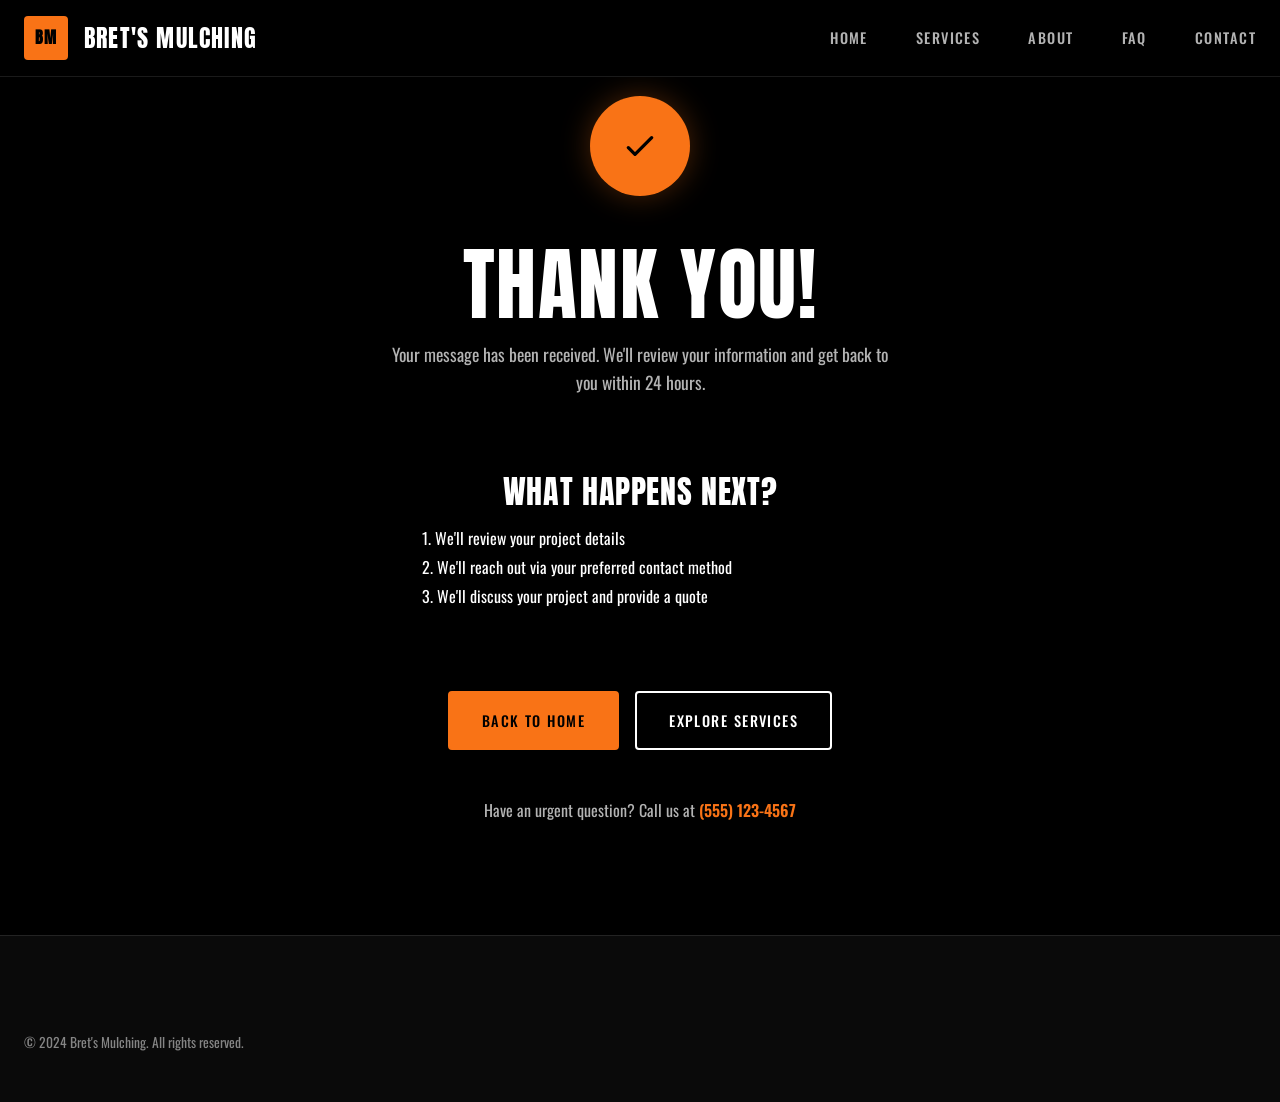
<file: thank-you.html>
<!DOCTYPE html>
<html lang="en">
<head>
  <meta charset="UTF-8">
  <meta name="viewport" content="width=device-width, initial-scale=1.0">
  <meta name="robots" content="noindex">
  <title>Thank You | Bret's Mulching</title>
  <link rel="preconnect" href="https://fonts.googleapis.com">
  <link rel="preconnect" href="https://fonts.gstatic.com" crossorigin>
  <link href="https://fonts.googleapis.com/css2?family=Anton&family=Oswald:wght@400;500;600;700&display=swap" rel="stylesheet">
  <link rel="stylesheet" href="css/styles.css">
</head>
<body>
  <!-- Header -->
  <header class="header">
    <div class="header__inner">
      <a href="index.html" class="logo">
        <span class="logo__icon">BM</span>
        <span>Bret's Mulching</span>
      </a>

      <nav class="nav nav--desktop">
        <a href="index.html" class="nav__link">Home</a>
        <a href="services.html" class="nav__link">Services</a>
        <a href="about.html" class="nav__link">About</a>
        <a href="faq.html" class="nav__link">FAQ</a>
        <a href="contact.html" class="nav__link">Contact</a>
      </nav>

      <button class="menu-toggle" aria-label="Toggle menu">
        <span class="menu-toggle__bar"></span>
        <span class="menu-toggle__bar"></span>
        <span class="menu-toggle__bar"></span>
      </button>
    </div>
  </header>

  <!-- Mobile Navigation -->
  <div class="nav-overlay"></div>
  <nav class="nav nav--mobile">
    <a href="index.html" class="nav__link">Home</a>
    <a href="services.html" class="nav__link">Services</a>
    <a href="about.html" class="nav__link">About</a>
    <a href="faq.html" class="nav__link">FAQ</a>
    <a href="contact.html" class="nav__link">Contact</a>
    <a href="quote.html" class="btn btn--primary btn--full mt-md">Get a Quote</a>
  </nav>

  <!-- Thank You Content -->
  <section class="thank-you">
    <div class="container">
      <div class="thank-you__icon">
        <svg width="40" height="40" fill="none" stroke="currentColor" viewBox="0 0 24 24">
          <path stroke-linecap="round" stroke-linejoin="round" stroke-width="2" d="M5 13l4 4L19 7"/>
        </svg>
      </div>
      <h1 class="thank-you__title">Thank You!</h1>
      <p class="thank-you__text">
        Your message has been received. We'll review your information and get back to you within 24 hours.
      </p>

      <div style="background: var(--color-cream); padding: var(--spacing-lg); border-radius: var(--radius-lg); max-width: 500px; margin: 0 auto var(--spacing-xl);">
        <h3 style="margin-bottom: var(--spacing-sm);">What Happens Next?</h3>
        <ul style="text-align: left; color: var(--color-text-light); line-height: 1.8;">
          <li>1. We'll review your project details</li>
          <li>2. We'll reach out via your preferred contact method</li>
          <li>3. We'll discuss your project and provide a quote</li>
        </ul>
      </div>

      <div style="display: flex; flex-wrap: wrap; gap: var(--spacing-sm); justify-content: center;">
        <a href="index.html" class="btn btn--primary">Back to Home</a>
        <a href="services.html" class="btn btn--secondary">Explore Services</a>
      </div>

      <p style="margin-top: var(--spacing-xl); color: var(--color-text-muted);">
        Have an urgent question? Call us at <a href="tel:+15551234567" style="font-weight: 600;">(555) 123-4567</a>
      </p>
    </div>
  </section>

  <!-- Footer -->
  <footer class="footer">
    <div class="container">
      <div class="footer__bottom" style="border: none; padding: 0;">
        <p class="footer__copyright">&copy; 2024 Bret's Mulching. All rights reserved.</p>
      </div>
    </div>
  </footer>

  <script src="js/main.js"></script>
</body>
</html>
</file>
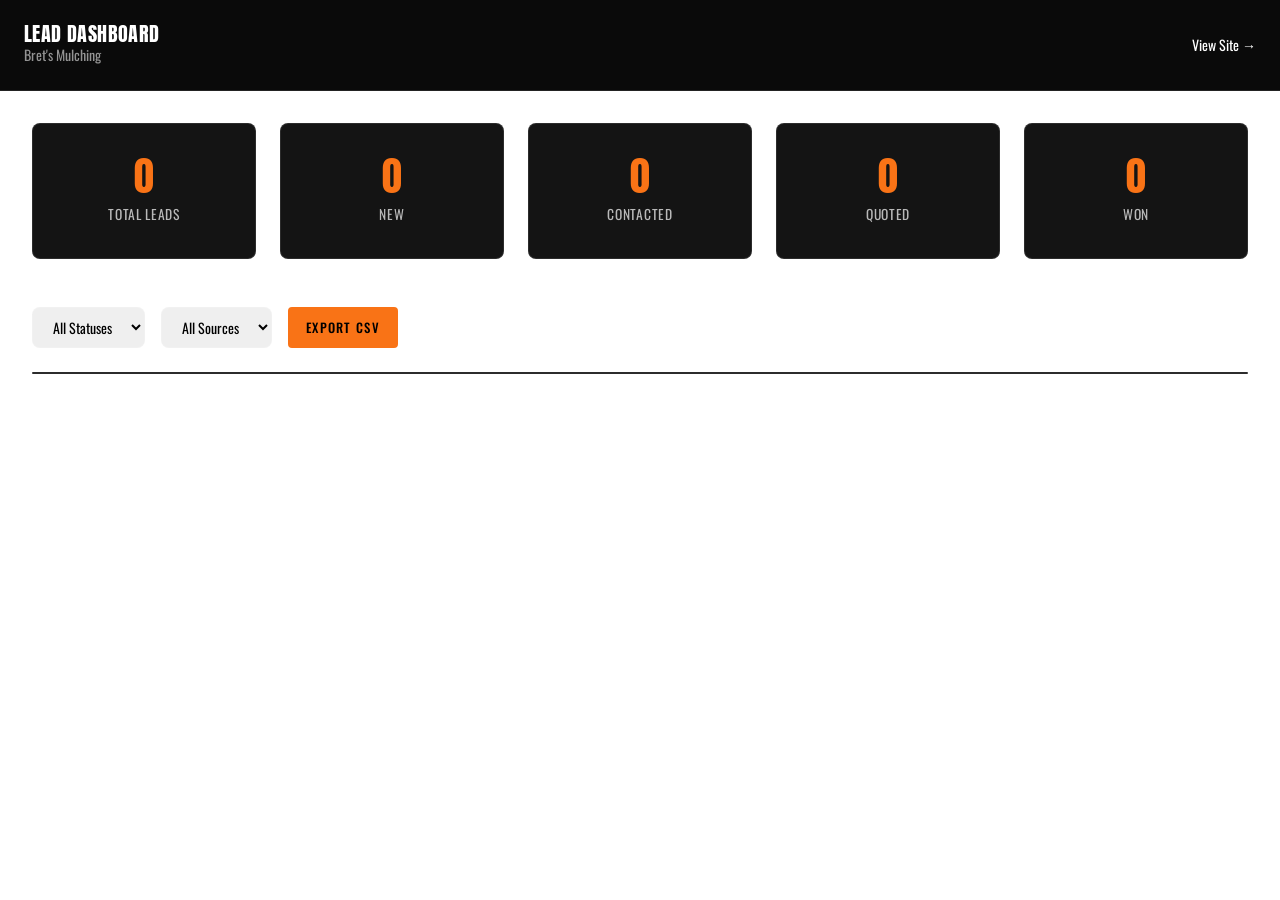
<file: admin/leads.html>
<!DOCTYPE html>
<html lang="en">
<head>
  <meta charset="UTF-8">
  <meta name="viewport" content="width=device-width, initial-scale=1.0">
  <meta name="robots" content="noindex, nofollow">
  <title>Lead Dashboard | Bret's Mulching Admin</title>
  <link rel="preconnect" href="https://fonts.googleapis.com">
  <link rel="preconnect" href="https://fonts.gstatic.com" crossorigin>
  <link href="https://fonts.googleapis.com/css2?family=Anton&family=Oswald:wght@400;500;600;700&display=swap" rel="stylesheet">
  <link rel="stylesheet" href="../css/styles.css">
  <style>
    .admin-container {
      max-width: 1400px;
      margin: 0 auto;
      padding: 2rem;
    }

    .leads-filters {
      display: flex;
      gap: 1rem;
      margin-bottom: 1.5rem;
      flex-wrap: wrap;
    }

    .leads-filters select,
    .leads-filters input {
      padding: 0.5rem 1rem;
      border: 1px solid var(--color-border);
      border-radius: var(--radius-md);
      font-size: 0.875rem;
    }

    .leads-table-wrapper {
      overflow-x: auto;
    }

    .lead-actions {
      display: flex;
      gap: 0.5rem;
    }

    .lead-actions button {
      padding: 0.25rem 0.5rem;
      font-size: 0.75rem;
      border-radius: var(--radius-sm);
      cursor: pointer;
    }

    .lead-actions .btn-view {
      background: var(--color-cream);
      color: var(--color-text);
    }

    .lead-actions .btn-delete {
      background: #ffebee;
      color: #d32f2f;
    }

    .modal {
      display: none;
      position: fixed;
      top: 0;
      left: 0;
      width: 100%;
      height: 100%;
      background: rgba(0,0,0,0.5);
      z-index: 2000;
      align-items: center;
      justify-content: center;
    }

    .modal.active {
      display: flex;
    }

    .modal-content {
      background: white;
      padding: 2rem;
      border-radius: var(--radius-lg);
      max-width: 600px;
      width: 90%;
      max-height: 80vh;
      overflow-y: auto;
    }

    .modal-header {
      display: flex;
      justify-content: space-between;
      align-items: center;
      margin-bottom: 1.5rem;
    }

    .modal-close {
      background: none;
      border: none;
      font-size: 1.5rem;
      cursor: pointer;
      color: var(--color-text-muted);
    }

    .lead-detail-row {
      display: flex;
      border-bottom: 1px solid var(--color-border);
      padding: 0.75rem 0;
    }

    .lead-detail-label {
      font-weight: 600;
      width: 140px;
      flex-shrink: 0;
      color: var(--color-text-light);
    }

    .lead-detail-value {
      flex: 1;
    }

    .notes-textarea {
      width: 100%;
      min-height: 100px;
      padding: 0.75rem;
      border: 1px solid var(--color-border);
      border-radius: var(--radius-md);
      margin-top: 1rem;
      font-family: inherit;
      resize: vertical;
    }

    .empty-state {
      text-align: center;
      padding: 4rem 2rem;
      color: var(--color-text-muted);
    }

    .empty-state svg {
      width: 64px;
      height: 64px;
      margin-bottom: 1rem;
      opacity: 0.3;
    }
  </style>
</head>
<body style="background: var(--color-cream);">
  <!-- Admin Header -->
  <header class="admin-header">
    <div class="admin-header__inner">
      <div>
        <h1 style="font-size: 1.25rem; margin: 0;">Lead Dashboard</h1>
        <p style="font-size: 0.875rem; opacity: 0.8; margin: 0;">Bret's Mulching</p>
      </div>
      <a href="../index.html" style="color: white; font-size: 0.875rem;">View Site &rarr;</a>
    </div>
  </header>

  <div class="admin-container">
    <!-- Stats -->
    <div class="admin-stats" id="stats">
      <div class="admin-stat">
        <div class="admin-stat__value" id="stat-total">0</div>
        <div class="admin-stat__label">Total Leads</div>
      </div>
      <div class="admin-stat">
        <div class="admin-stat__value" id="stat-new">0</div>
        <div class="admin-stat__label">New</div>
      </div>
      <div class="admin-stat">
        <div class="admin-stat__value" id="stat-contacted">0</div>
        <div class="admin-stat__label">Contacted</div>
      </div>
      <div class="admin-stat">
        <div class="admin-stat__value" id="stat-quoted">0</div>
        <div class="admin-stat__label">Quoted</div>
      </div>
      <div class="admin-stat">
        <div class="admin-stat__value" id="stat-won">0</div>
        <div class="admin-stat__label">Won</div>
      </div>
    </div>

    <!-- Filters & Actions -->
    <div class="leads-filters">
      <select id="filter-status">
        <option value="">All Statuses</option>
        <option value="new">New</option>
        <option value="contacted">Contacted</option>
        <option value="quoted">Quoted</option>
        <option value="won">Won</option>
        <option value="lost">Lost</option>
      </select>
      <select id="filter-source">
        <option value="">All Sources</option>
        <option value="facebook">Facebook</option>
        <option value="nextdoor">Nextdoor</option>
        <option value="google">Google</option>
        <option value="yard-sign">Yard Sign</option>
        <option value="referral">Referral</option>
      </select>
      <button class="btn btn--primary btn--small" onclick="exportLeadsToCSV()">Export CSV</button>
      <button class="btn btn--secondary btn--small" onclick="addTestLead()">Add Test Lead</button>
    </div>

    <!-- Leads Table -->
    <div class="leads-table-wrapper">
      <div class="leads-table" id="leads-table">
        <!-- Table will be populated by JavaScript -->
      </div>
    </div>
  </div>

  <!-- Lead Detail Modal -->
  <div class="modal" id="lead-modal">
    <div class="modal-content">
      <div class="modal-header">
        <h2 id="modal-title">Lead Details</h2>
        <button class="modal-close" onclick="closeModal()">&times;</button>
      </div>
      <div id="modal-body">
        <!-- Content populated by JavaScript -->
      </div>
    </div>
  </div>

  <script src="../js/form-handler.js"></script>
  <script>
    const LEADS_STORAGE_KEY = 'brets_mulching_leads';
    let currentLeadId = null;

    document.addEventListener('DOMContentLoaded', function() {
      renderLeads();
      updateStats();

      // Filter listeners
      document.getElementById('filter-status').addEventListener('change', renderLeads);
      document.getElementById('filter-source').addEventListener('change', renderLeads);
    });

    function getLeads() {
      const stored = localStorage.getItem(LEADS_STORAGE_KEY);
      return stored ? JSON.parse(stored) : [];
    }

    function updateStats() {
      const leads = getLeads();
      document.getElementById('stat-total').textContent = leads.length;
      document.getElementById('stat-new').textContent = leads.filter(l => l.status === 'new').length;
      document.getElementById('stat-contacted').textContent = leads.filter(l => l.status === 'contacted').length;
      document.getElementById('stat-quoted').textContent = leads.filter(l => l.status === 'quoted').length;
      document.getElementById('stat-won').textContent = leads.filter(l => l.status === 'won').length;
    }

    function renderLeads() {
      const container = document.getElementById('leads-table');
      let leads = getLeads();

      // Apply filters
      const statusFilter = document.getElementById('filter-status').value;
      const sourceFilter = document.getElementById('filter-source').value;

      if (statusFilter) {
        leads = leads.filter(l => l.status === statusFilter);
      }
      if (sourceFilter) {
        leads = leads.filter(l => l.data.source === sourceFilter);
      }

      if (leads.length === 0) {
        container.innerHTML = `
          <div class="empty-state">
            <svg fill="none" stroke="currentColor" viewBox="0 0 24 24">
              <path stroke-linecap="round" stroke-linejoin="round" stroke-width="2" d="M20 13V6a2 2 0 00-2-2H6a2 2 0 00-2 2v7m16 0v5a2 2 0 01-2 2H6a2 2 0 01-2-2v-5m16 0h-2.586a1 1 0 00-.707.293l-2.414 2.414a1 1 0 01-.707.293h-3.172a1 1 0 01-.707-.293l-2.414-2.414A1 1 0 006.586 13H4"/>
            </svg>
            <h3>No leads yet</h3>
            <p>When visitors submit quote requests, they'll appear here.</p>
          </div>
        `;
        return;
      }

      let html = `
        <table>
          <thead>
            <tr>
              <th>Date</th>
              <th>Name</th>
              <th>Contact</th>
              <th>Property Size</th>
              <th>Source</th>
              <th>Status</th>
              <th>Actions</th>
            </tr>
          </thead>
          <tbody>
      `;

      leads.forEach(lead => {
        const date = new Date(lead.createdAt).toLocaleDateString();
        html += `
          <tr>
            <td>${date}</td>
            <td><strong>${lead.data.name || '-'}</strong></td>
            <td>
              ${lead.data.phone ? `<a href="tel:${lead.data.phone}">${lead.data.phone}</a><br>` : ''}
              ${lead.data.email ? `<a href="mailto:${lead.data.email}">${lead.data.email}</a>` : ''}
            </td>
            <td>${lead.data.propertySize || '-'}</td>
            <td>${lead.data.source || '-'}</td>
            <td>
              <select class="status-select" onchange="updateStatus('${lead.id}', this.value)" style="padding: 0.25rem;">
                <option value="new" ${lead.status === 'new' ? 'selected' : ''}>New</option>
                <option value="contacted" ${lead.status === 'contacted' ? 'selected' : ''}>Contacted</option>
                <option value="quoted" ${lead.status === 'quoted' ? 'selected' : ''}>Quoted</option>
                <option value="won" ${lead.status === 'won' ? 'selected' : ''}>Won</option>
                <option value="lost" ${lead.status === 'lost' ? 'selected' : ''}>Lost</option>
              </select>
            </td>
            <td>
              <div class="lead-actions">
                <button class="btn-view" onclick="viewLead('${lead.id}')">View</button>
                <button class="btn-delete" onclick="deleteLead('${lead.id}')">Delete</button>
              </div>
            </td>
          </tr>
        `;
      });

      html += '</tbody></table>';
      container.innerHTML = html;
    }

    function updateStatus(id, status) {
      const leads = getLeads();
      const index = leads.findIndex(l => l.id === id);
      if (index !== -1) {
        leads[index].status = status;
        leads[index].updatedAt = new Date().toISOString();
        localStorage.setItem(LEADS_STORAGE_KEY, JSON.stringify(leads));
        updateStats();
      }
    }

    function viewLead(id) {
      const leads = getLeads();
      const lead = leads.find(l => l.id === id);
      if (!lead) return;

      currentLeadId = id;

      document.getElementById('modal-title').textContent = lead.data.name || 'Lead Details';

      let html = '';

      const details = [
        ['Type', lead.type],
        ['Date', new Date(lead.createdAt).toLocaleString()],
        ['Name', lead.data.name],
        ['Phone', lead.data.phone ? `<a href="tel:${lead.data.phone}">${lead.data.phone}</a>` : '-'],
        ['Email', lead.data.email ? `<a href="mailto:${lead.data.email}">${lead.data.email}</a>` : '-'],
        ['Address', lead.data.address || '-'],
        ['Property Size', lead.data.propertySize || '-'],
        ['Services', (lead.data.services || []).join(', ') || '-'],
        ['Source', lead.data.source || '-'],
        ['Description', lead.data.description || lead.data.message || '-']
      ];

      details.forEach(([label, value]) => {
        html += `
          <div class="lead-detail-row">
            <div class="lead-detail-label">${label}</div>
            <div class="lead-detail-value">${value}</div>
          </div>
        `;
      });

      html += `
        <div style="margin-top: 1.5rem;">
          <label style="font-weight: 600;">Notes</label>
          <textarea class="notes-textarea" id="lead-notes" placeholder="Add notes about this lead...">${lead.notes || ''}</textarea>
          <button class="btn btn--primary btn--small" style="margin-top: 0.5rem;" onclick="saveNotes()">Save Notes</button>
        </div>
      `;

      document.getElementById('modal-body').innerHTML = html;
      document.getElementById('lead-modal').classList.add('active');
    }

    function closeModal() {
      document.getElementById('lead-modal').classList.remove('active');
      currentLeadId = null;
    }

    function saveNotes() {
      if (!currentLeadId) return;
      const notes = document.getElementById('lead-notes').value;
      const leads = getLeads();
      const index = leads.findIndex(l => l.id === currentLeadId);
      if (index !== -1) {
        leads[index].notes = notes;
        leads[index].updatedAt = new Date().toISOString();
        localStorage.setItem(LEADS_STORAGE_KEY, JSON.stringify(leads));
        alert('Notes saved!');
      }
    }

    function deleteLead(id) {
      if (!confirm('Are you sure you want to delete this lead?')) return;
      const leads = getLeads().filter(l => l.id !== id);
      localStorage.setItem(LEADS_STORAGE_KEY, JSON.stringify(leads));
      renderLeads();
      updateStats();
    }

    function addTestLead() {
      const testLead = {
        id: 'lead_' + Date.now() + '_' + Math.random().toString(36).substr(2, 9),
        type: 'quote',
        status: 'new',
        createdAt: new Date().toISOString(),
        updatedAt: new Date().toISOString(),
        notes: '',
        data: {
          name: 'Test Customer',
          email: 'test@example.com',
          phone: '(555) 555-5555',
          address: '123 Test Street, Anytown, ST 12345',
          propertySize: 'one-to-two',
          services: ['forestry-mulching', 'fence-line'],
          description: 'This is a test lead to demonstrate the dashboard functionality.',
          source: 'facebook',
          preferredContact: 'phone'
        }
      };

      const leads = getLeads();
      leads.unshift(testLead);
      localStorage.setItem(LEADS_STORAGE_KEY, JSON.stringify(leads));
      renderLeads();
      updateStats();
    }

    function exportLeadsToCSV() {
      const leads = getLeads();
      if (leads.length === 0) {
        alert('No leads to export');
        return;
      }

      const headers = ['Date', 'Type', 'Status', 'Name', 'Email', 'Phone', 'Address', 'Property Size', 'Services', 'Source', 'Description', 'Notes'];

      const rows = leads.map(lead => [
        new Date(lead.createdAt).toLocaleDateString(),
        lead.type,
        lead.status,
        lead.data.name || '',
        lead.data.email || '',
        lead.data.phone || '',
        lead.data.address || '',
        lead.data.propertySize || '',
        (lead.data.services || []).join('; '),
        lead.data.source || '',
        (lead.data.description || lead.data.message || '').replace(/,/g, ';'),
        (lead.notes || '').replace(/,/g, ';')
      ]);

      const csv = [headers, ...rows].map(row => row.map(cell => `"${cell}"`).join(',')).join('\n');

      const blob = new Blob([csv], { type: 'text/csv' });
      const url = URL.createObjectURL(blob);
      const a = document.createElement('a');
      a.href = url;
      a.download = `leads-export-${new Date().toISOString().split('T')[0]}.csv`;
      a.click();
      URL.revokeObjectURL(url);
    }

    // Close modal on overlay click
    document.getElementById('lead-modal').addEventListener('click', function(e) {
      if (e.target === this) closeModal();
    });

    // Close modal on escape
    document.addEventListener('keydown', function(e) {
      if (e.key === 'Escape') closeModal();
    });
  </script>
</body>
</html>
</file>
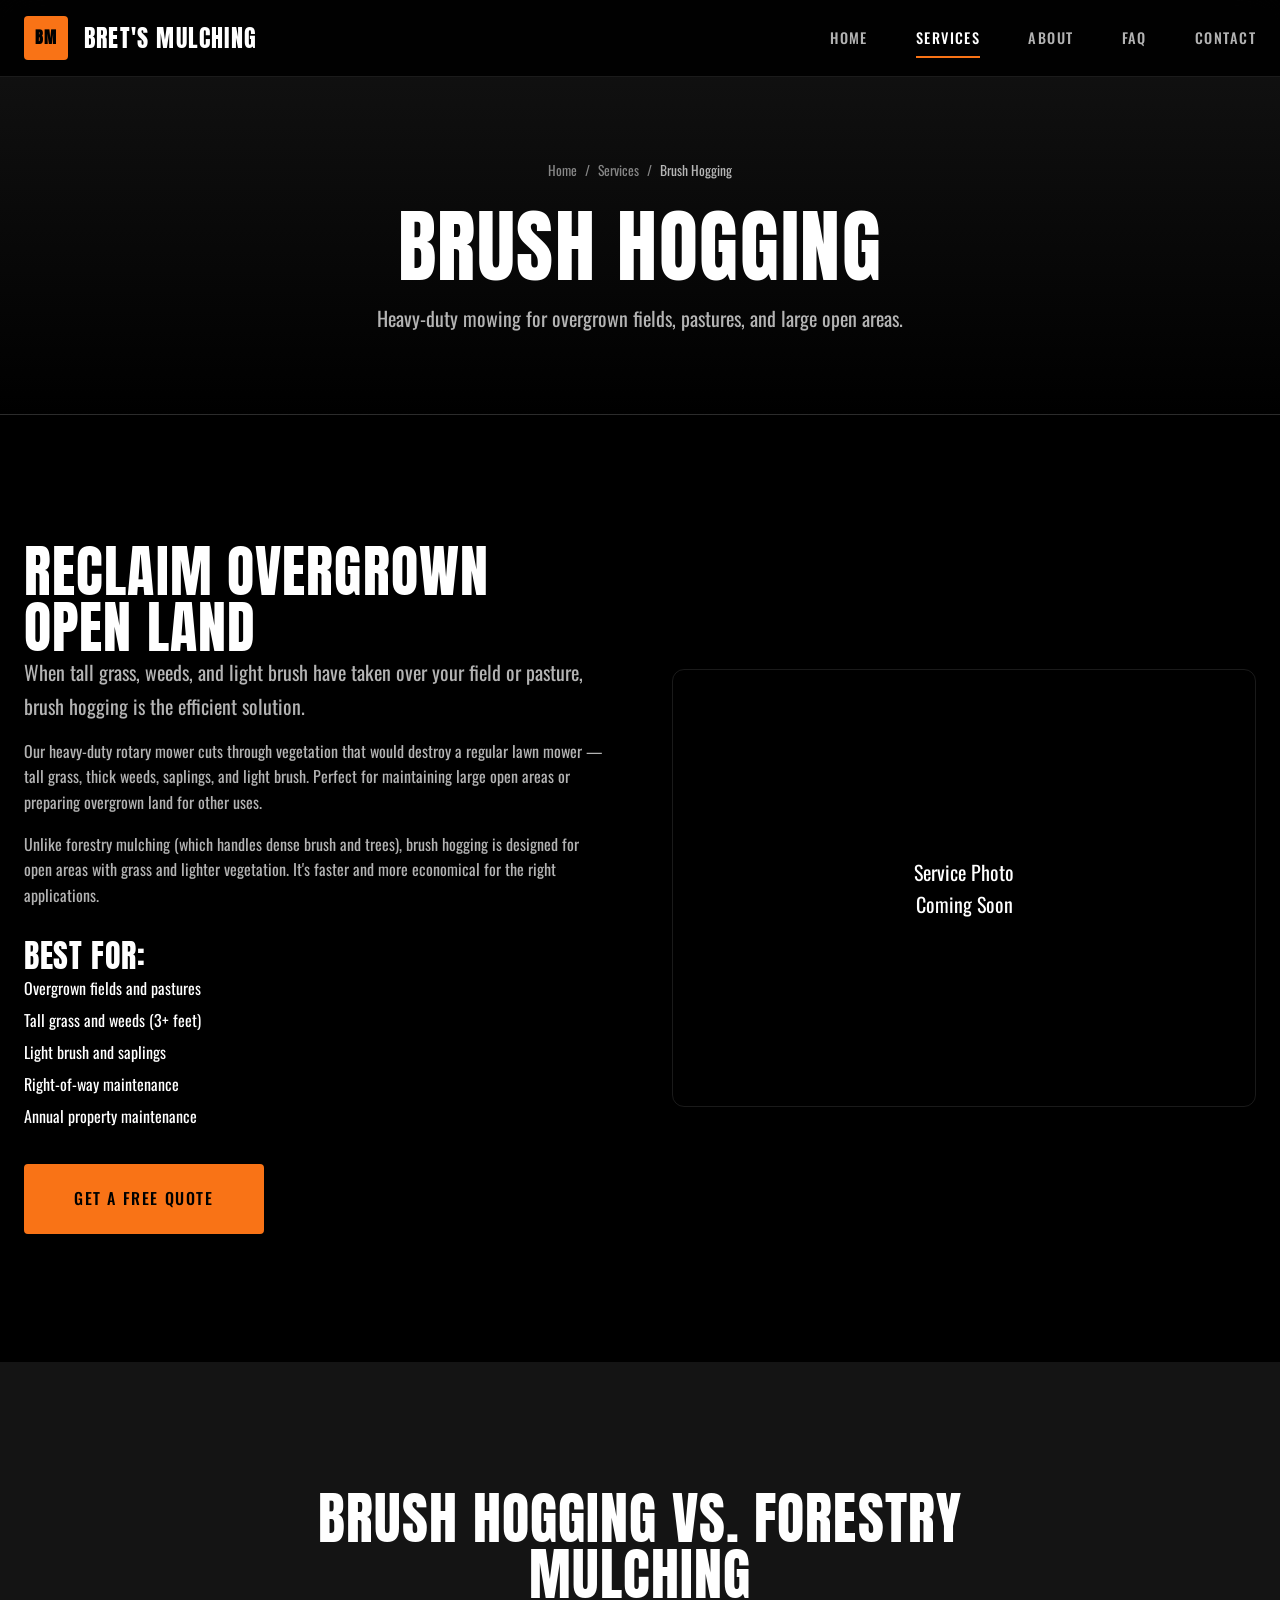
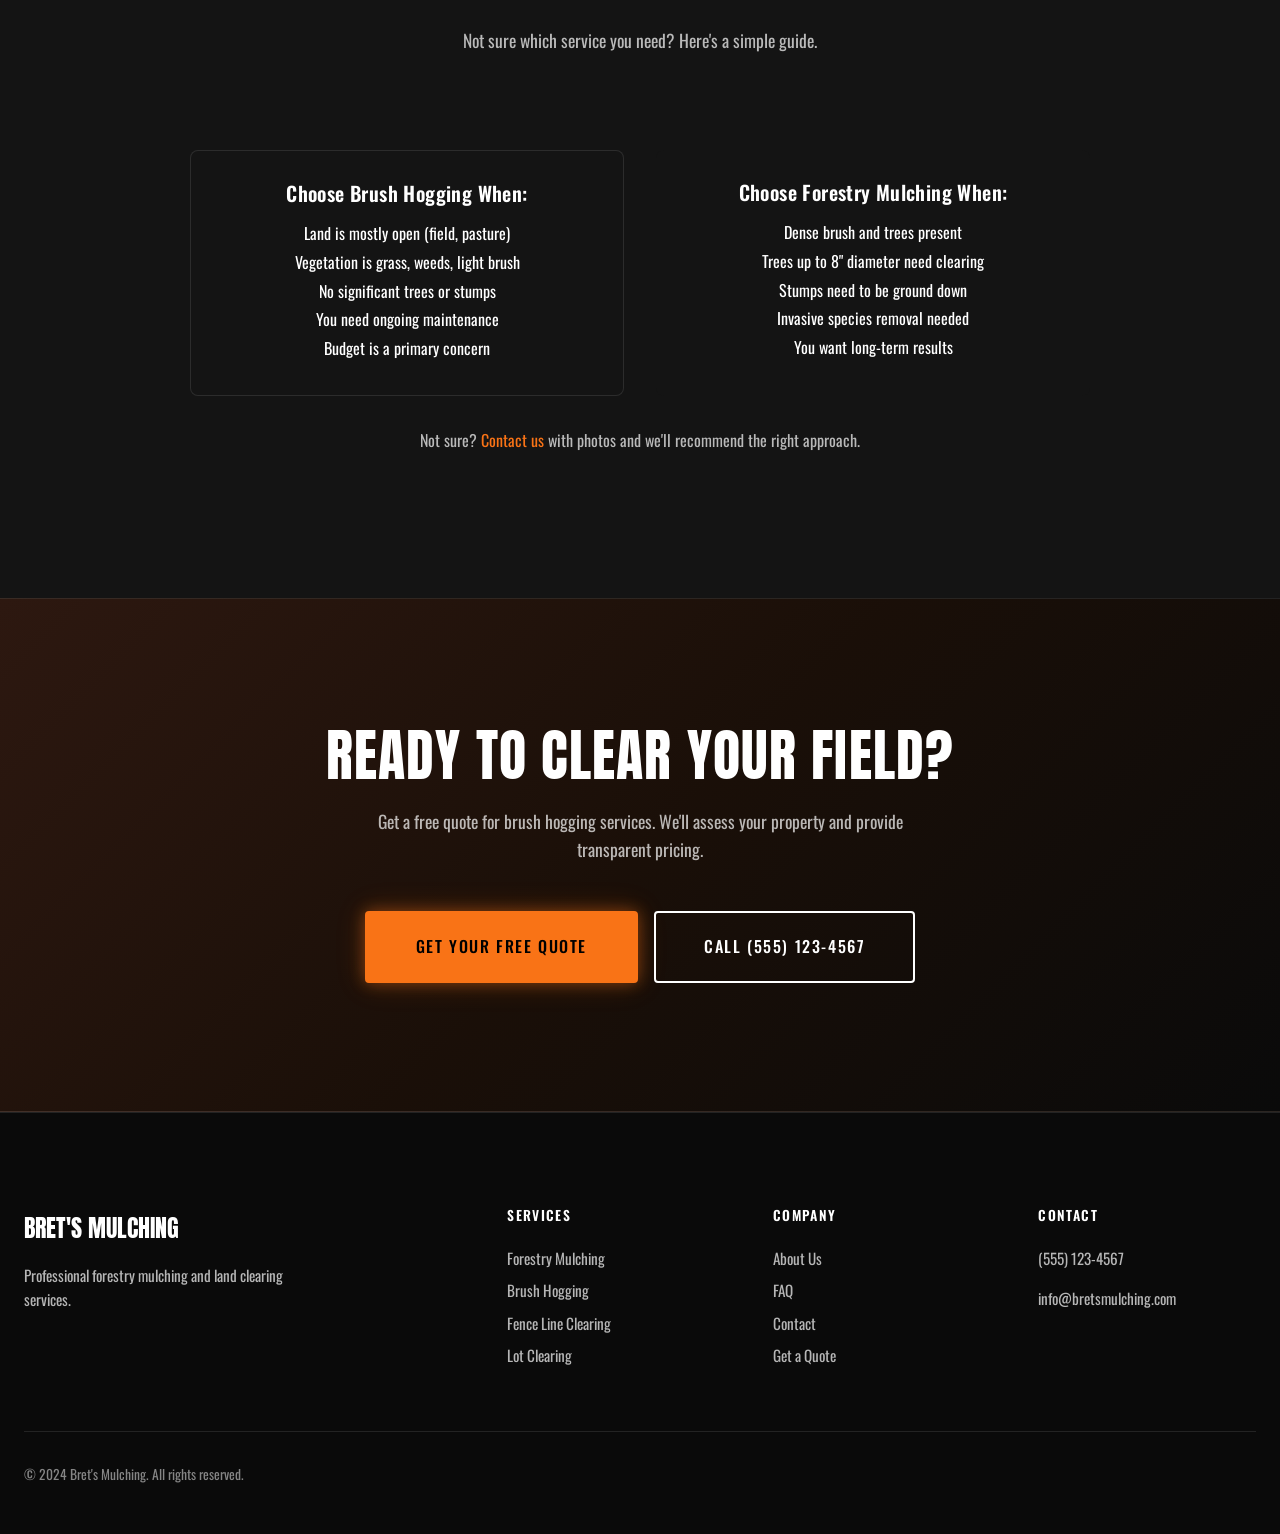
<file: services/brush-hogging.html>
<!DOCTYPE html>
<html lang="en">
<head>
  <meta charset="UTF-8">
  <meta name="viewport" content="width=device-width, initial-scale=1.0">
  <meta name="description" content="Professional brush hogging services for overgrown fields, pastures, and large areas. Heavy-duty rotary mowing to reclaim your land.">
  <title>Brush Hogging Services | Bret's Mulching</title>
  <link rel="preconnect" href="https://fonts.googleapis.com">
  <link rel="preconnect" href="https://fonts.gstatic.com" crossorigin>
  <link href="https://fonts.googleapis.com/css2?family=Anton&family=Oswald:wght@400;500;600;700&display=swap" rel="stylesheet">
  <link rel="stylesheet" href="../css/styles.css">
</head>
<body>
  <!-- Header -->
  <header class="header">
    <div class="header__inner">
      <a href="../index.html" class="logo">
        <span class="logo__icon">BM</span>
        <span>Bret's Mulching</span>
      </a>

      <nav class="nav nav--desktop">
        <a href="../index.html" class="nav__link">Home</a>
        <a href="../services.html" class="nav__link active">Services</a>
        <a href="../about.html" class="nav__link">About</a>
        <a href="../faq.html" class="nav__link">FAQ</a>
        <a href="../contact.html" class="nav__link">Contact</a>
      </nav>

      <button class="menu-toggle" aria-label="Toggle menu">
        <span class="menu-toggle__bar"></span>
        <span class="menu-toggle__bar"></span>
        <span class="menu-toggle__bar"></span>
      </button>
    </div>
  </header>

  <!-- Mobile Navigation -->
  <div class="nav-overlay"></div>
  <nav class="nav nav--mobile">
    <a href="../index.html" class="nav__link">Home</a>
    <a href="../services.html" class="nav__link active">Services</a>
    <a href="../about.html" class="nav__link">About</a>
    <a href="../faq.html" class="nav__link">FAQ</a>
    <a href="../contact.html" class="nav__link">Contact</a>
    <a href="../quote.html" class="btn btn--primary btn--full mt-md">Get a Quote</a>
  </nav>

  <!-- Page Header -->
  <section class="page-header">
    <div class="container">
      <nav class="breadcrumbs">
        <a href="../index.html">Home</a>
        <span class="breadcrumbs__separator">/</span>
        <a href="../services.html">Services</a>
        <span class="breadcrumbs__separator">/</span>
        <span class="breadcrumbs__current">Brush Hogging</span>
      </nav>
      <h1 class="page-header__title">Brush Hogging</h1>
      <p class="page-header__text">
        Heavy-duty mowing for overgrown fields, pastures, and large open areas.
      </p>
    </div>
  </section>

  <!-- Service Intro -->
  <section class="section">
    <div class="container">
      <div class="service-hero">
        <div>
          <h2>Reclaim Overgrown Open Land</h2>
          <p class="lead">
            When tall grass, weeds, and light brush have taken over your field or pasture, brush hogging is the efficient solution.
          </p>
          <p>
            Our heavy-duty rotary mower cuts through vegetation that would destroy a regular lawn mower — tall grass, thick weeds, saplings, and light brush. Perfect for maintaining large open areas or preparing overgrown land for other uses.
          </p>
          <p>
            Unlike forestry mulching (which handles dense brush and trees), brush hogging is designed for open areas with grass and lighter vegetation. It's faster and more economical for the right applications.
          </p>

          <h3 style="margin-top: var(--spacing-lg);">Best For:</h3>
          <ul style="color: var(--color-text-light); margin-bottom: var(--spacing-lg); line-height: 2;">
            <li>Overgrown fields and pastures</li>
            <li>Tall grass and weeds (3+ feet)</li>
            <li>Light brush and saplings</li>
            <li>Right-of-way maintenance</li>
            <li>Annual property maintenance</li>
          </ul>

          <a href="../quote.html" class="btn btn--primary btn--large">Get a Free Quote</a>
        </div>

        <div class="about-image" style="background: linear-gradient(135deg, var(--color-primary) 0%, var(--color-primary-light) 100%); display: flex; align-items: center; justify-content: center; color: white; font-size: 1.25rem; text-align: center; padding: 2rem;">
          <span>Service Photo<br>Coming Soon</span>
        </div>
      </div>
    </div>
  </section>

  <!-- When to Use Each Service -->
  <section class="section section--darker">
    <div class="container">
      <div class="section-header">
        <h2 class="section-header__title">Brush Hogging vs. Forestry Mulching</h2>
        <p class="section-header__text">Not sure which service you need? Here's a simple guide.</p>
      </div>

      <div class="grid grid--2" style="max-width: 900px; margin: 0 auto;">
        <div class="card">
          <div class="card__content">
            <h3 class="card__title">Choose Brush Hogging When:</h3>
            <ul style="color: var(--color-text-light); line-height: 1.8;">
              <li>Land is mostly open (field, pasture)</li>
              <li>Vegetation is grass, weeds, light brush</li>
              <li>No significant trees or stumps</li>
              <li>You need ongoing maintenance</li>
              <li>Budget is a primary concern</li>
            </ul>
          </div>
        </div>

        <div class="card" style="border: 2px solid var(--color-primary);">
          <div class="card__content">
            <h3 class="card__title">Choose Forestry Mulching When:</h3>
            <ul style="color: var(--color-text-light); line-height: 1.8;">
              <li>Dense brush and trees present</li>
              <li>Trees up to 8" diameter need clearing</li>
              <li>Stumps need to be ground down</li>
              <li>Invasive species removal needed</li>
              <li>You want long-term results</li>
            </ul>
          </div>
        </div>
      </div>

      <p class="text-center mt-lg" style="color: var(--color-text-muted);">
        Not sure? <a href="../contact.html">Contact us</a> with photos and we'll recommend the right approach.
      </p>
    </div>
  </section>

  <!-- CTA Section -->
  <section class="cta">
    <div class="container">
      <h2 class="cta__title">Ready to Clear Your Field?</h2>
      <p class="cta__text">
        Get a free quote for brush hogging services. We'll assess your property and provide transparent pricing.
      </p>
      <div class="cta__buttons">
        <a href="../quote.html" class="btn btn--accent btn--large">Get Your Free Quote</a>
        <a href="tel:+15551234567" class="btn btn--secondary btn--large" style="border-color: white; color: white;">Call (555) 123-4567</a>
      </div>
    </div>
  </section>

  <!-- Footer -->
  <footer class="footer">
    <div class="container">
      <div class="footer__grid">
        <div class="footer__brand">
          <div class="footer__logo">Bret's Mulching</div>
          <p class="footer__text">
            Professional forestry mulching and land clearing services.
          </p>
        </div>

        <div>
          <h4 class="footer__title">Services</h4>
          <nav class="footer__links">
            <a href="forestry-mulching.html" class="footer__link">Forestry Mulching</a>
            <a href="brush-hogging.html" class="footer__link">Brush Hogging</a>
            <a href="fence-line-clearing.html" class="footer__link">Fence Line Clearing</a>
            <a href="land-clearing.html" class="footer__link">Lot Clearing</a>
          </nav>
        </div>

        <div>
          <h4 class="footer__title">Company</h4>
          <nav class="footer__links">
            <a href="../about.html" class="footer__link">About Us</a>
            <a href="../faq.html" class="footer__link">FAQ</a>
            <a href="../contact.html" class="footer__link">Contact</a>
            <a href="../quote.html" class="footer__link">Get a Quote</a>
          </nav>
        </div>

        <div>
          <h4 class="footer__title">Contact</h4>
          <div class="footer__contact-item">
            <span>(555) 123-4567</span>
          </div>
          <div class="footer__contact-item">
            <span>info@bretsmulching.com</span>
          </div>
        </div>
      </div>

      <div class="footer__bottom">
        <p class="footer__copyright">&copy; 2024 Bret's Mulching. All rights reserved.</p>
      </div>
    </div>
  </footer>

  <script src="../js/main.js"></script>
</body>
</html>
</file>
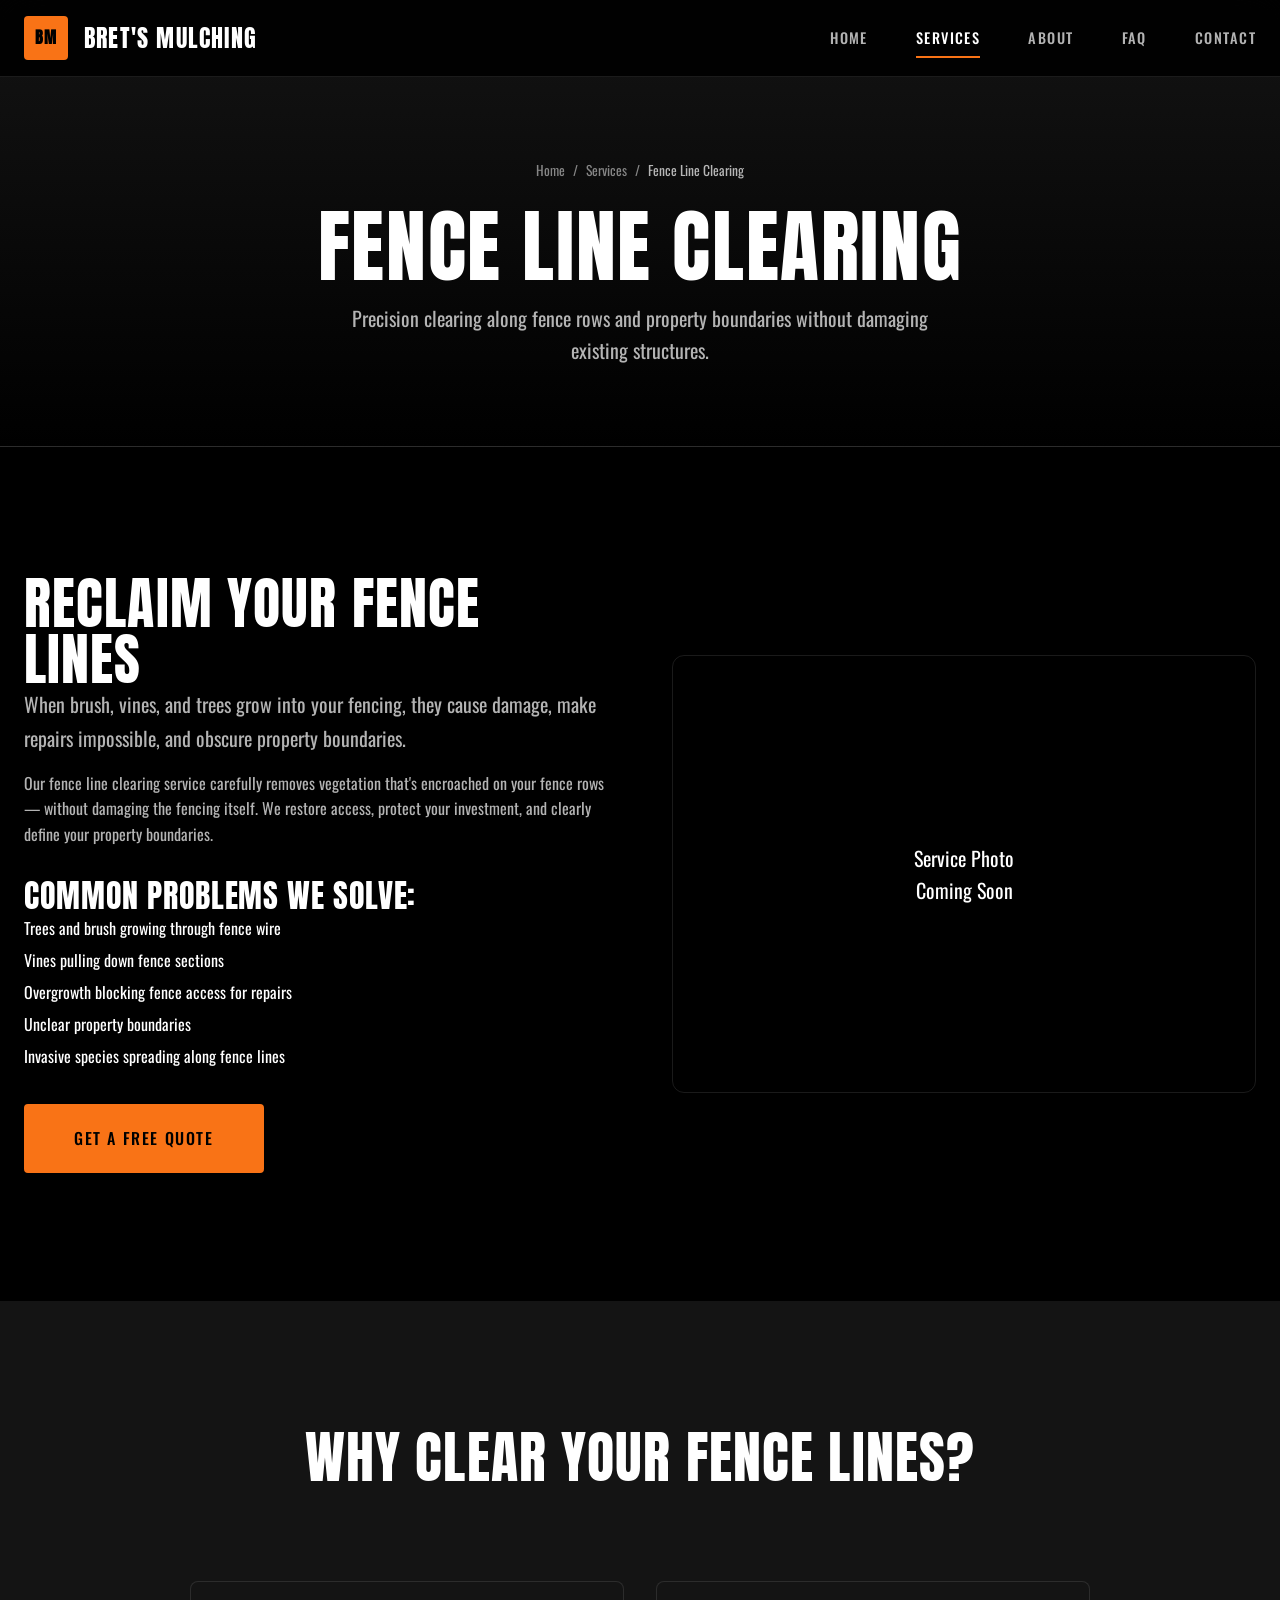
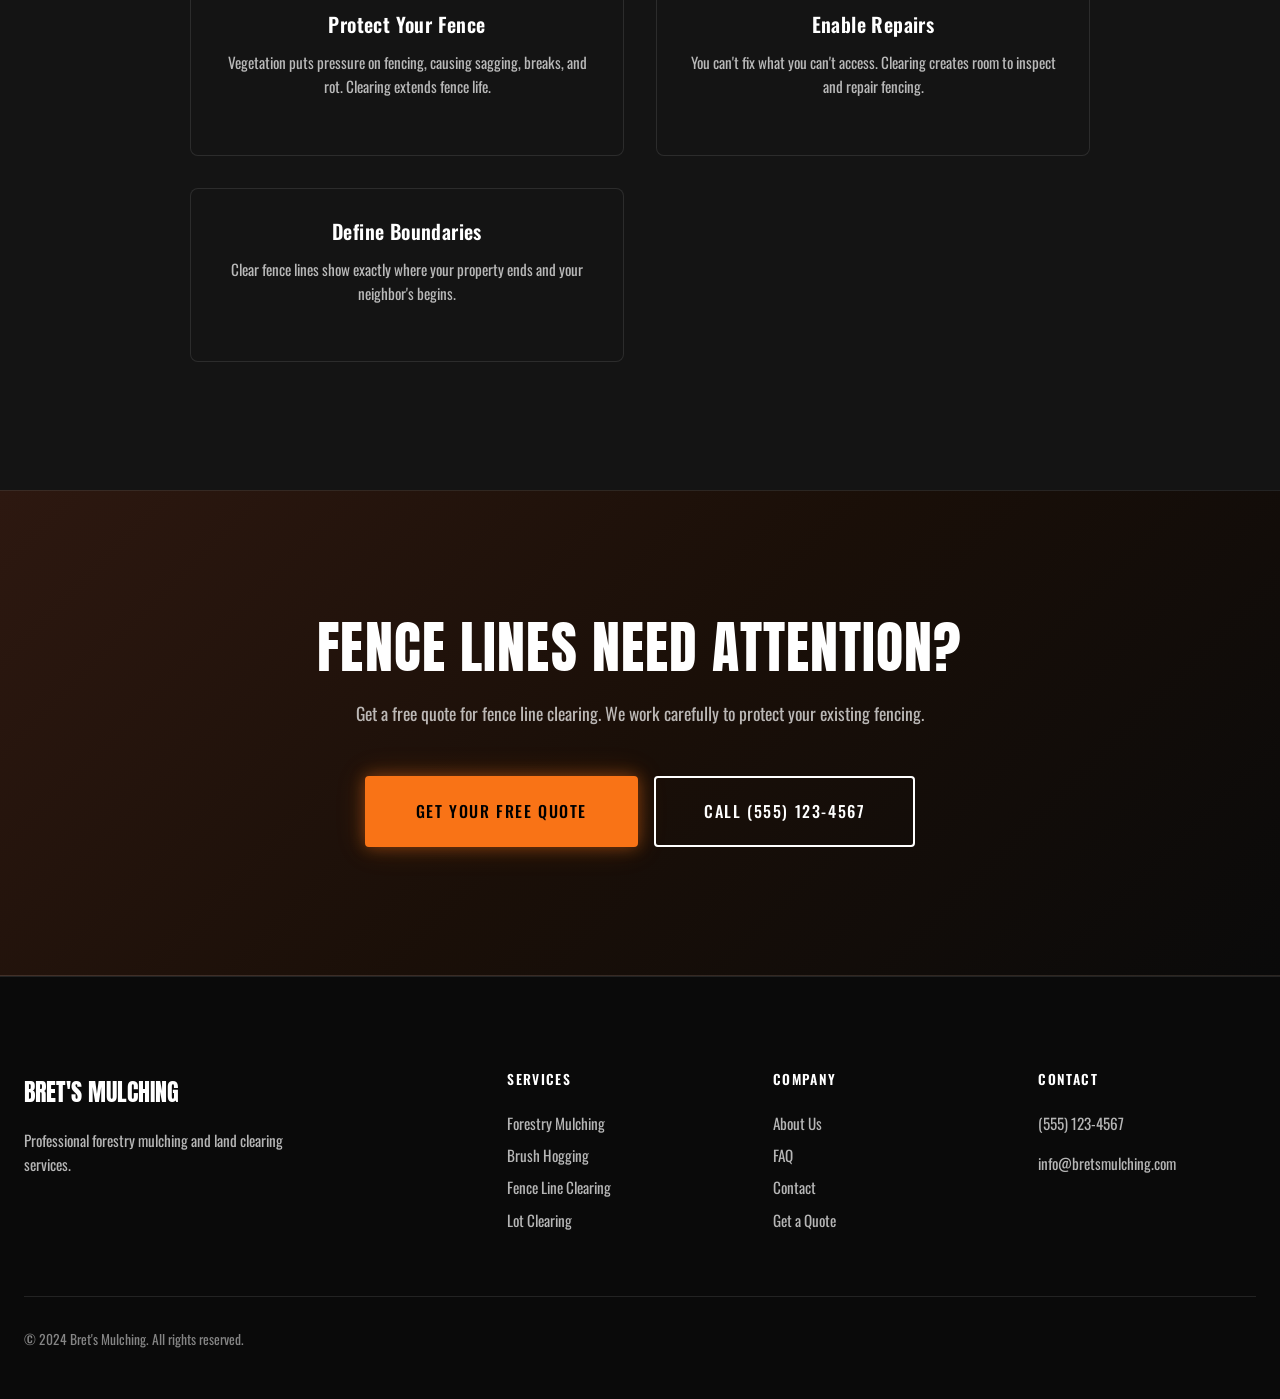
<file: services/fence-line-clearing.html>
<!DOCTYPE html>
<html lang="en">
<head>
  <meta charset="UTF-8">
  <meta name="viewport" content="width=device-width, initial-scale=1.0">
  <meta name="description" content="Professional fence line clearing services. Remove overgrown vegetation from fence rows without damaging existing fencing.">
  <title>Fence Line Clearing Services | Bret's Mulching</title>
  <link rel="preconnect" href="https://fonts.googleapis.com">
  <link rel="preconnect" href="https://fonts.gstatic.com" crossorigin>
  <link href="https://fonts.googleapis.com/css2?family=Anton&family=Oswald:wght@400;500;600;700&display=swap" rel="stylesheet">
  <link rel="stylesheet" href="../css/styles.css">
</head>
<body>
  <!-- Header -->
  <header class="header">
    <div class="header__inner">
      <a href="../index.html" class="logo">
        <span class="logo__icon">BM</span>
        <span>Bret's Mulching</span>
      </a>

      <nav class="nav nav--desktop">
        <a href="../index.html" class="nav__link">Home</a>
        <a href="../services.html" class="nav__link active">Services</a>
        <a href="../about.html" class="nav__link">About</a>
        <a href="../faq.html" class="nav__link">FAQ</a>
        <a href="../contact.html" class="nav__link">Contact</a>
      </nav>

      <button class="menu-toggle" aria-label="Toggle menu">
        <span class="menu-toggle__bar"></span>
        <span class="menu-toggle__bar"></span>
        <span class="menu-toggle__bar"></span>
      </button>
    </div>
  </header>

  <!-- Mobile Navigation -->
  <div class="nav-overlay"></div>
  <nav class="nav nav--mobile">
    <a href="../index.html" class="nav__link">Home</a>
    <a href="../services.html" class="nav__link active">Services</a>
    <a href="../about.html" class="nav__link">About</a>
    <a href="../faq.html" class="nav__link">FAQ</a>
    <a href="../contact.html" class="nav__link">Contact</a>
    <a href="../quote.html" class="btn btn--primary btn--full mt-md">Get a Quote</a>
  </nav>

  <!-- Page Header -->
  <section class="page-header">
    <div class="container">
      <nav class="breadcrumbs">
        <a href="../index.html">Home</a>
        <span class="breadcrumbs__separator">/</span>
        <a href="../services.html">Services</a>
        <span class="breadcrumbs__separator">/</span>
        <span class="breadcrumbs__current">Fence Line Clearing</span>
      </nav>
      <h1 class="page-header__title">Fence Line Clearing</h1>
      <p class="page-header__text">
        Precision clearing along fence rows and property boundaries without damaging existing structures.
      </p>
    </div>
  </section>

  <!-- Service Intro -->
  <section class="section">
    <div class="container">
      <div class="service-hero">
        <div>
          <h2>Reclaim Your Fence Lines</h2>
          <p class="lead">
            When brush, vines, and trees grow into your fencing, they cause damage, make repairs impossible, and obscure property boundaries.
          </p>
          <p>
            Our fence line clearing service carefully removes vegetation that's encroached on your fence rows — without damaging the fencing itself. We restore access, protect your investment, and clearly define your property boundaries.
          </p>

          <h3 style="margin-top: var(--spacing-lg);">Common Problems We Solve:</h3>
          <ul style="color: var(--color-text-light); margin-bottom: var(--spacing-lg); line-height: 2;">
            <li>Trees and brush growing through fence wire</li>
            <li>Vines pulling down fence sections</li>
            <li>Overgrowth blocking fence access for repairs</li>
            <li>Unclear property boundaries</li>
            <li>Invasive species spreading along fence lines</li>
          </ul>

          <a href="../quote.html" class="btn btn--primary btn--large">Get a Free Quote</a>
        </div>

        <div class="about-image" style="background: linear-gradient(135deg, var(--color-primary) 0%, var(--color-primary-light) 100%); display: flex; align-items: center; justify-content: center; color: white; font-size: 1.25rem; text-align: center; padding: 2rem;">
          <span>Service Photo<br>Coming Soon</span>
        </div>
      </div>
    </div>
  </section>

  <!-- Benefits -->
  <section class="section section--darker">
    <div class="container">
      <div class="section-header">
        <h2 class="section-header__title">Why Clear Your Fence Lines?</h2>
      </div>

      <div class="grid grid--3" style="max-width: 900px; margin: 0 auto;">
        <div class="card">
          <div class="card__content text-center">
            <h3 class="card__title">Protect Your Fence</h3>
            <p class="card__text">Vegetation puts pressure on fencing, causing sagging, breaks, and rot. Clearing extends fence life.</p>
          </div>
        </div>

        <div class="card">
          <div class="card__content text-center">
            <h3 class="card__title">Enable Repairs</h3>
            <p class="card__text">You can't fix what you can't access. Clearing creates room to inspect and repair fencing.</p>
          </div>
        </div>

        <div class="card">
          <div class="card__content text-center">
            <h3 class="card__title">Define Boundaries</h3>
            <p class="card__text">Clear fence lines show exactly where your property ends and your neighbor's begins.</p>
          </div>
        </div>
      </div>
    </div>
  </section>

  <!-- CTA Section -->
  <section class="cta">
    <div class="container">
      <h2 class="cta__title">Fence Lines Need Attention?</h2>
      <p class="cta__text">
        Get a free quote for fence line clearing. We work carefully to protect your existing fencing.
      </p>
      <div class="cta__buttons">
        <a href="../quote.html" class="btn btn--accent btn--large">Get Your Free Quote</a>
        <a href="tel:+15551234567" class="btn btn--secondary btn--large" style="border-color: white; color: white;">Call (555) 123-4567</a>
      </div>
    </div>
  </section>

  <!-- Footer -->
  <footer class="footer">
    <div class="container">
      <div class="footer__grid">
        <div class="footer__brand">
          <div class="footer__logo">Bret's Mulching</div>
          <p class="footer__text">
            Professional forestry mulching and land clearing services.
          </p>
        </div>

        <div>
          <h4 class="footer__title">Services</h4>
          <nav class="footer__links">
            <a href="forestry-mulching.html" class="footer__link">Forestry Mulching</a>
            <a href="brush-hogging.html" class="footer__link">Brush Hogging</a>
            <a href="fence-line-clearing.html" class="footer__link">Fence Line Clearing</a>
            <a href="land-clearing.html" class="footer__link">Lot Clearing</a>
          </nav>
        </div>

        <div>
          <h4 class="footer__title">Company</h4>
          <nav class="footer__links">
            <a href="../about.html" class="footer__link">About Us</a>
            <a href="../faq.html" class="footer__link">FAQ</a>
            <a href="../contact.html" class="footer__link">Contact</a>
            <a href="../quote.html" class="footer__link">Get a Quote</a>
          </nav>
        </div>

        <div>
          <h4 class="footer__title">Contact</h4>
          <div class="footer__contact-item">
            <span>(555) 123-4567</span>
          </div>
          <div class="footer__contact-item">
            <span>info@bretsmulching.com</span>
          </div>
        </div>
      </div>

      <div class="footer__bottom">
        <p class="footer__copyright">&copy; 2024 Bret's Mulching. All rights reserved.</p>
      </div>
    </div>
  </footer>

  <script src="../js/main.js"></script>
</body>
</html>
</file>
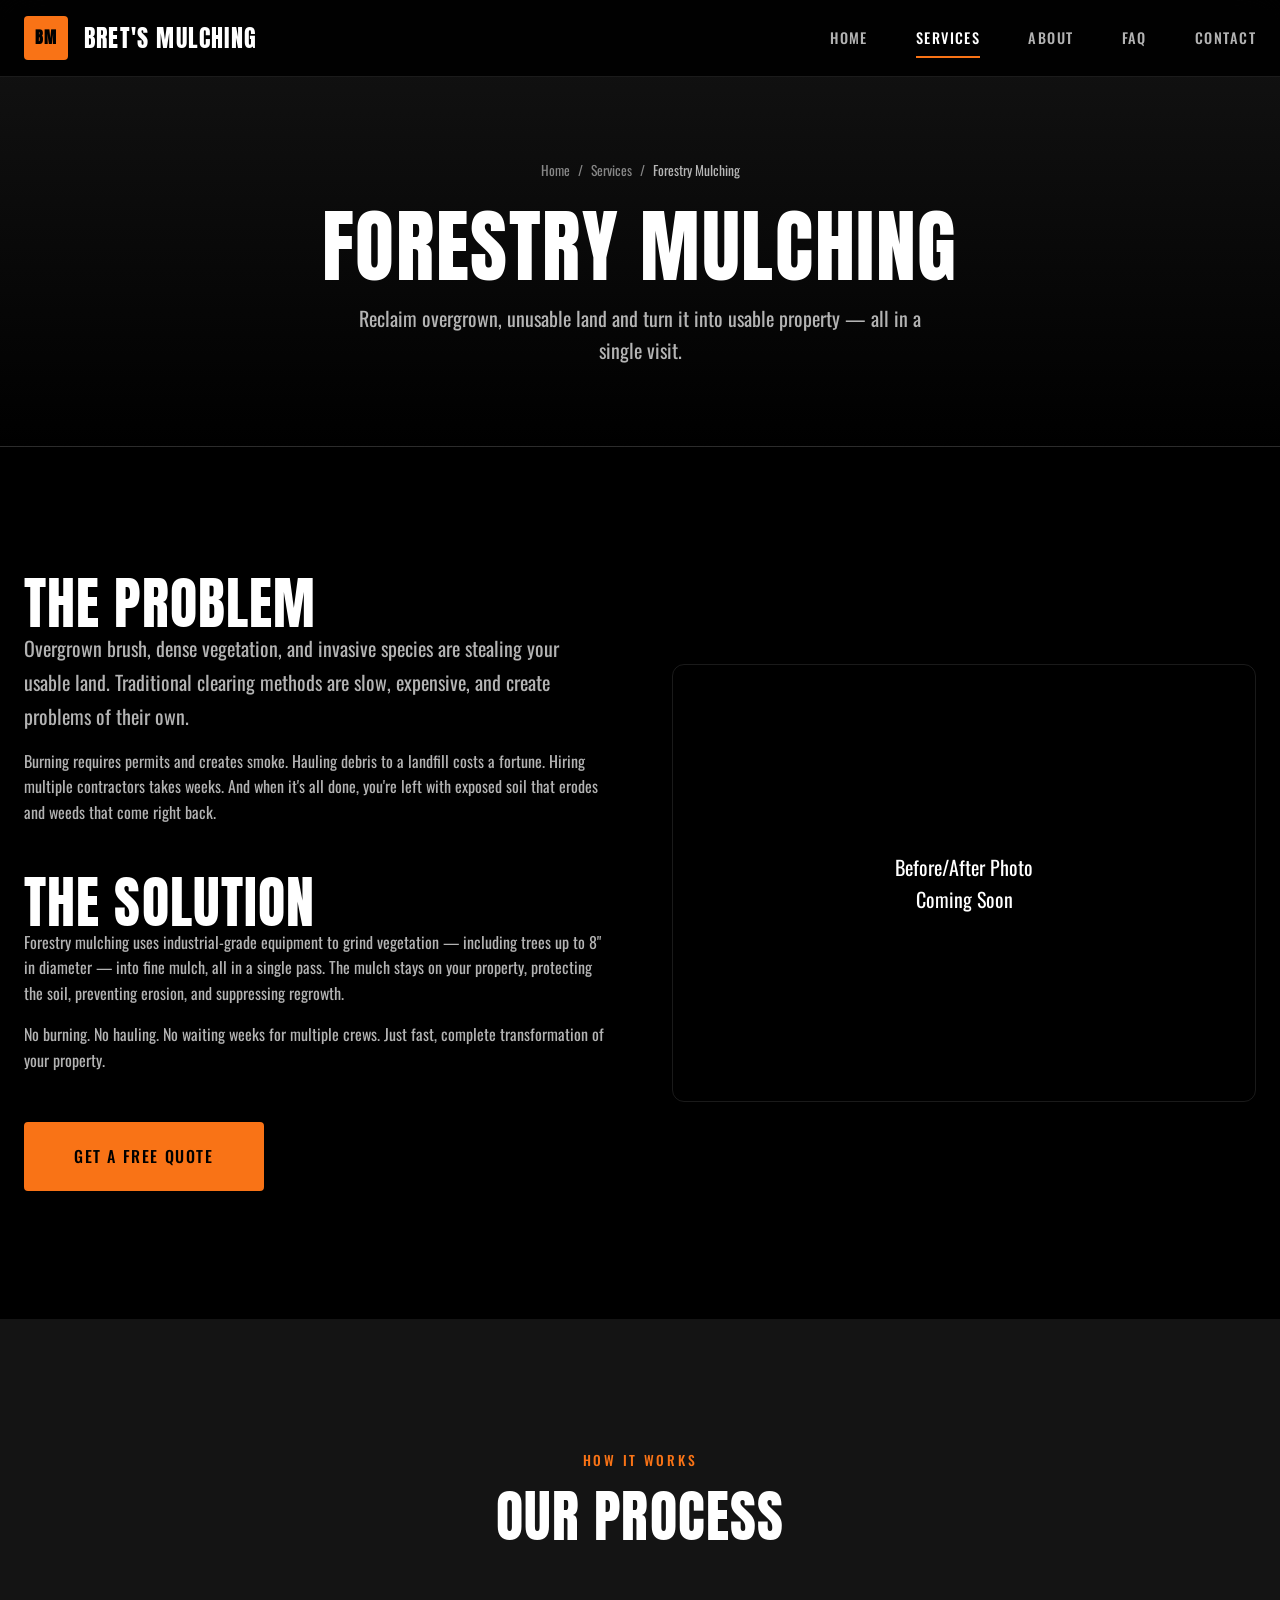
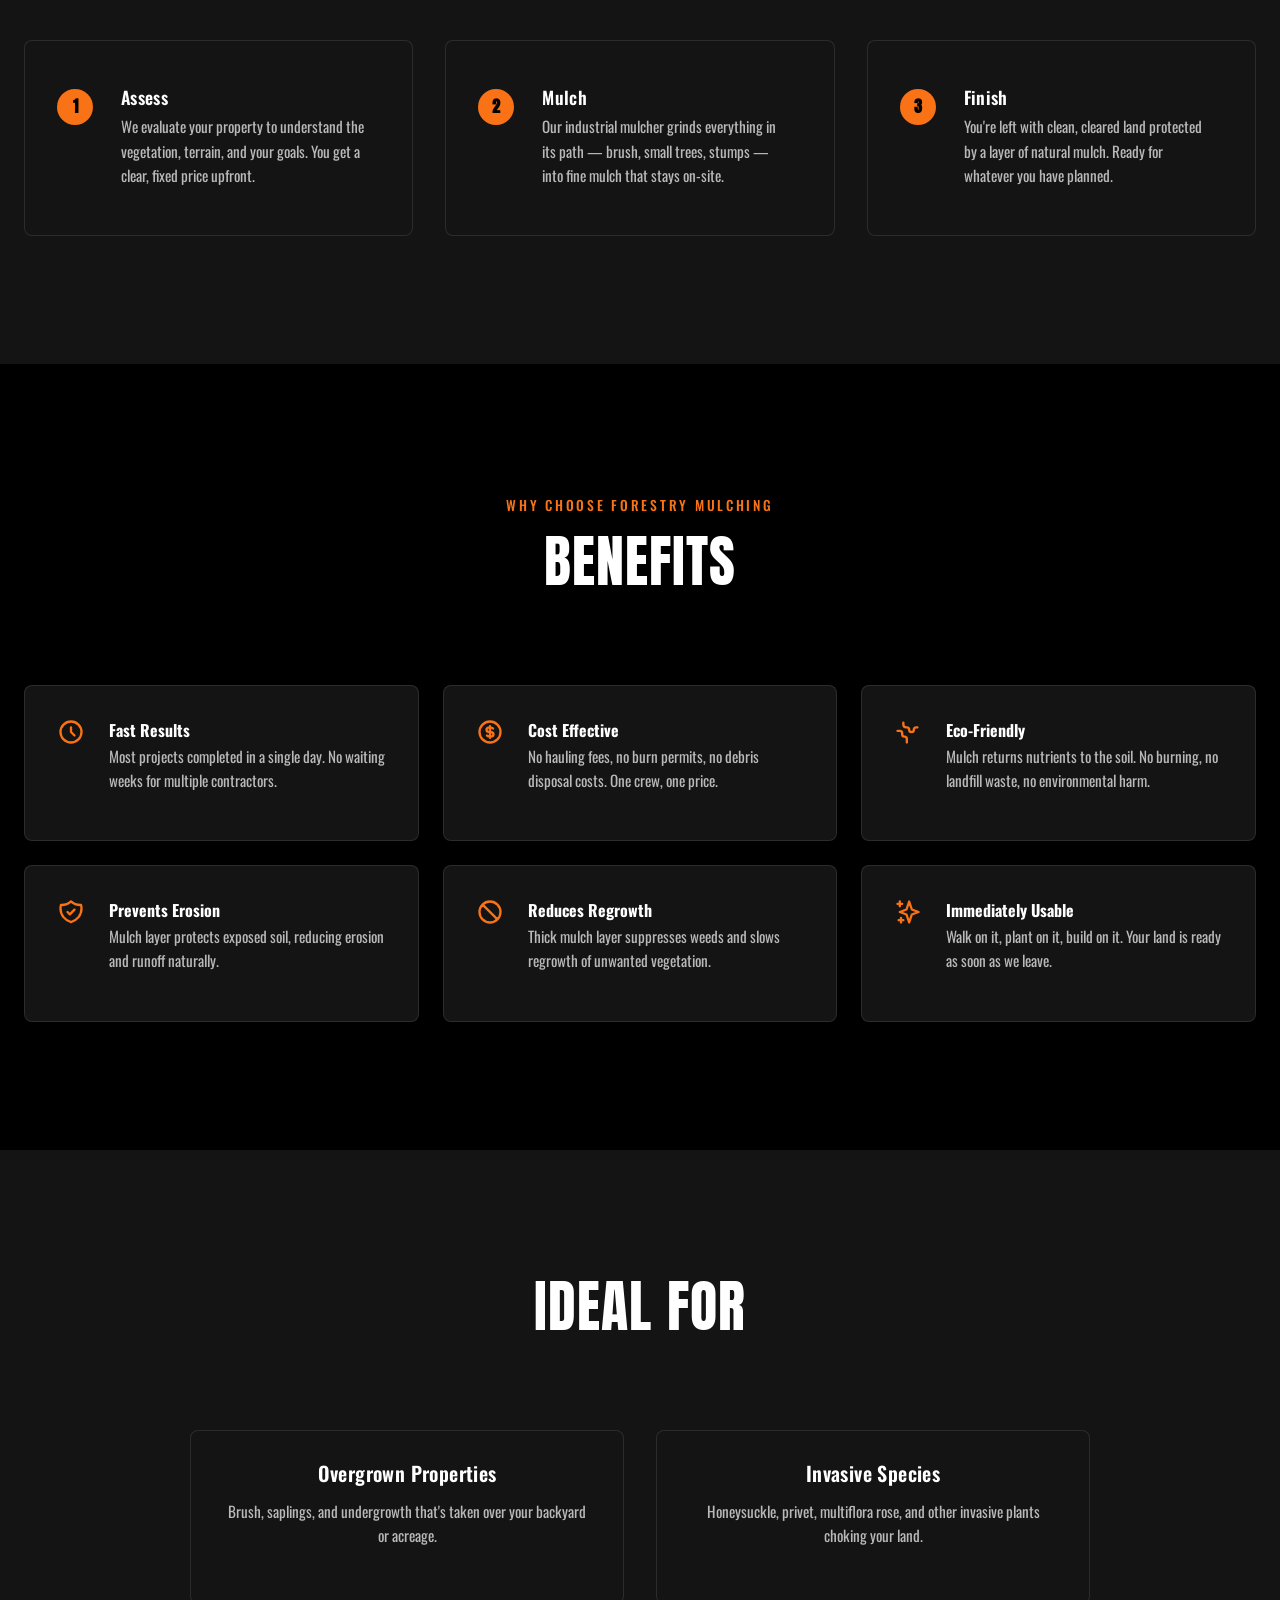
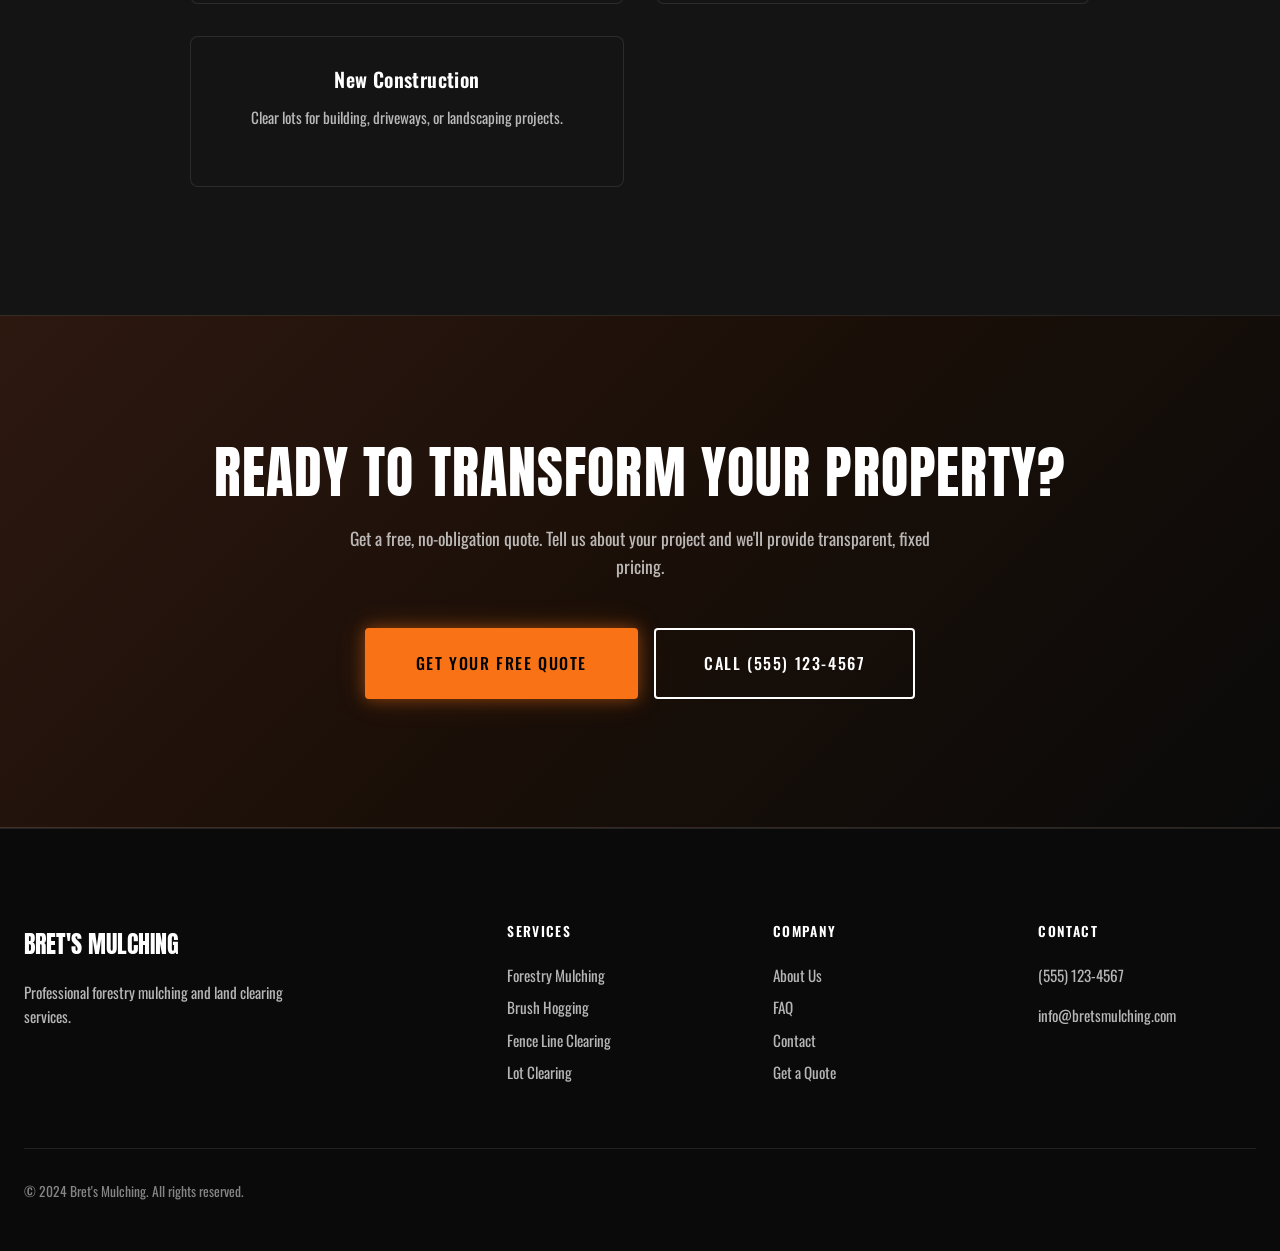
<file: services/forestry-mulching.html>
<!DOCTYPE html>
<html lang="en">
<head>
  <meta charset="UTF-8">
  <meta name="viewport" content="width=device-width, initial-scale=1.0">
  <meta name="description" content="Professional forestry mulching services. Transform overgrown land into usable property in a single day. No burning, no hauling, eco-friendly.">
  <title>Forestry Mulching Services | Bret's Mulching</title>
  <link rel="preconnect" href="https://fonts.googleapis.com">
  <link rel="preconnect" href="https://fonts.gstatic.com" crossorigin>
  <link href="https://fonts.googleapis.com/css2?family=Anton&family=Oswald:wght@400;500;600;700&display=swap" rel="stylesheet">
  <link rel="stylesheet" href="../css/styles.css">
</head>
<body>
  <!-- Header -->
  <header class="header">
    <div class="header__inner">
      <a href="../index.html" class="logo">
        <span class="logo__icon">BM</span>
        <span>Bret's Mulching</span>
      </a>

      <nav class="nav nav--desktop">
        <a href="../index.html" class="nav__link">Home</a>
        <a href="../services.html" class="nav__link active">Services</a>
        <a href="../about.html" class="nav__link">About</a>
        <a href="../faq.html" class="nav__link">FAQ</a>
        <a href="../contact.html" class="nav__link">Contact</a>
      </nav>

      <button class="menu-toggle" aria-label="Toggle menu">
        <span class="menu-toggle__bar"></span>
        <span class="menu-toggle__bar"></span>
        <span class="menu-toggle__bar"></span>
      </button>
    </div>
  </header>

  <!-- Mobile Navigation -->
  <div class="nav-overlay"></div>
  <nav class="nav nav--mobile">
    <a href="../index.html" class="nav__link">Home</a>
    <a href="../services.html" class="nav__link active">Services</a>
    <a href="../about.html" class="nav__link">About</a>
    <a href="../faq.html" class="nav__link">FAQ</a>
    <a href="../contact.html" class="nav__link">Contact</a>
    <a href="../quote.html" class="btn btn--primary btn--full mt-md">Get a Quote</a>
  </nav>

  <!-- Page Header -->
  <section class="page-header">
    <div class="container">
      <nav class="breadcrumbs">
        <a href="../index.html">Home</a>
        <span class="breadcrumbs__separator">/</span>
        <a href="../services.html">Services</a>
        <span class="breadcrumbs__separator">/</span>
        <span class="breadcrumbs__current">Forestry Mulching</span>
      </nav>
      <h1 class="page-header__title">Forestry Mulching</h1>
      <p class="page-header__text">
        Reclaim overgrown, unusable land and turn it into usable property — all in a single visit.
      </p>
    </div>
  </section>

  <!-- Service Intro -->
  <section class="section">
    <div class="container">
      <div class="service-hero">
        <div>
          <h2>The Problem</h2>
          <p class="lead">
            Overgrown brush, dense vegetation, and invasive species are stealing your usable land. Traditional clearing methods are slow, expensive, and create problems of their own.
          </p>
          <p>
            Burning requires permits and creates smoke. Hauling debris to a landfill costs a fortune. Hiring multiple contractors takes weeks. And when it's all done, you're left with exposed soil that erodes and weeds that come right back.
          </p>

          <h2 style="margin-top: var(--spacing-xl);">The Solution</h2>
          <p>
            Forestry mulching uses industrial-grade equipment to grind vegetation — including trees up to 8" in diameter — into fine mulch, all in a single pass. The mulch stays on your property, protecting the soil, preventing erosion, and suppressing regrowth.
          </p>
          <p>
            No burning. No hauling. No waiting weeks for multiple crews. Just fast, complete transformation of your property.
          </p>

          <a href="../quote.html" class="btn btn--primary btn--large mt-lg">Get a Free Quote</a>
        </div>

        <div class="about-image" style="background: linear-gradient(135deg, var(--color-primary) 0%, var(--color-primary-light) 100%); display: flex; align-items: center; justify-content: center; color: white; font-size: 1.25rem; text-align: center; padding: 2rem;">
          <span>Before/After Photo<br>Coming Soon</span>
        </div>
      </div>
    </div>
  </section>

  <!-- Process Section -->
  <section class="section section--darker">
    <div class="container">
      <div class="section-header">
        <span class="section-header__label">How It Works</span>
        <h2 class="section-header__title">Our Process</h2>
      </div>

      <div class="process-steps">
        <div class="process-step">
          <div class="process-step__content">
            <h3 class="process-step__title">Assess</h3>
            <p class="process-step__text">
              We evaluate your property to understand the vegetation, terrain, and your goals. You get a clear, fixed price upfront.
            </p>
          </div>
        </div>

        <div class="process-step">
          <div class="process-step__content">
            <h3 class="process-step__title">Mulch</h3>
            <p class="process-step__text">
              Our industrial mulcher grinds everything in its path — brush, small trees, stumps — into fine mulch that stays on-site.
            </p>
          </div>
        </div>

        <div class="process-step">
          <div class="process-step__content">
            <h3 class="process-step__title">Finish</h3>
            <p class="process-step__text">
              You're left with clean, cleared land protected by a layer of natural mulch. Ready for whatever you have planned.
            </p>
          </div>
        </div>
      </div>
    </div>
  </section>

  <!-- Benefits Section -->
  <section class="section">
    <div class="container">
      <div class="section-header">
        <span class="section-header__label">Why Choose Forestry Mulching</span>
        <h2 class="section-header__title">Benefits</h2>
      </div>

      <div class="benefits-list">
        <div class="benefit-item">
          <svg class="benefit-item__icon" fill="none" stroke="currentColor" viewBox="0 0 24 24">
            <path stroke-linecap="round" stroke-linejoin="round" stroke-width="2" d="M12 8v4l3 3m6-3a9 9 0 11-18 0 9 9 0 0118 0z"/>
          </svg>
          <div>
            <strong>Fast Results</strong>
            <p class="benefit-item__text">Most projects completed in a single day. No waiting weeks for multiple contractors.</p>
          </div>
        </div>

        <div class="benefit-item">
          <svg class="benefit-item__icon" fill="none" stroke="currentColor" viewBox="0 0 24 24">
            <path stroke-linecap="round" stroke-linejoin="round" stroke-width="2" d="M12 8c-1.657 0-3 .895-3 2s1.343 2 3 2 3 .895 3 2-1.343 2-3 2m0-8c1.11 0 2.08.402 2.599 1M12 8V7m0 1v8m0 0v1m0-1c-1.11 0-2.08-.402-2.599-1M21 12a9 9 0 11-18 0 9 9 0 0118 0z"/>
          </svg>
          <div>
            <strong>Cost Effective</strong>
            <p class="benefit-item__text">No hauling fees, no burn permits, no debris disposal costs. One crew, one price.</p>
          </div>
        </div>

        <div class="benefit-item">
          <svg class="benefit-item__icon" fill="none" stroke="currentColor" viewBox="0 0 24 24">
            <path stroke-linecap="round" stroke-linejoin="round" stroke-width="2" d="M3.055 11H5a2 2 0 012 2v1a2 2 0 002 2 2 2 0 012 2v2.945M8 3.935V5.5A2.5 2.5 0 0010.5 8h.5a2 2 0 012 2 2 2 0 104 0 2 2 0 012-2h1.064"/>
          </svg>
          <div>
            <strong>Eco-Friendly</strong>
            <p class="benefit-item__text">Mulch returns nutrients to the soil. No burning, no landfill waste, no environmental harm.</p>
          </div>
        </div>

        <div class="benefit-item">
          <svg class="benefit-item__icon" fill="none" stroke="currentColor" viewBox="0 0 24 24">
            <path stroke-linecap="round" stroke-linejoin="round" stroke-width="2" d="M9 12l2 2 4-4m5.618-4.016A11.955 11.955 0 0112 2.944a11.955 11.955 0 01-8.618 3.04A12.02 12.02 0 003 9c0 5.591 3.824 10.29 9 11.622 5.176-1.332 9-6.03 9-11.622 0-1.042-.133-2.052-.382-3.016z"/>
          </svg>
          <div>
            <strong>Prevents Erosion</strong>
            <p class="benefit-item__text">Mulch layer protects exposed soil, reducing erosion and runoff naturally.</p>
          </div>
        </div>

        <div class="benefit-item">
          <svg class="benefit-item__icon" fill="none" stroke="currentColor" viewBox="0 0 24 24">
            <path stroke-linecap="round" stroke-linejoin="round" stroke-width="2" d="M18.364 18.364A9 9 0 005.636 5.636m12.728 12.728A9 9 0 015.636 5.636m12.728 12.728L5.636 5.636"/>
          </svg>
          <div>
            <strong>Reduces Regrowth</strong>
            <p class="benefit-item__text">Thick mulch layer suppresses weeds and slows regrowth of unwanted vegetation.</p>
          </div>
        </div>

        <div class="benefit-item">
          <svg class="benefit-item__icon" fill="none" stroke="currentColor" viewBox="0 0 24 24">
            <path stroke-linecap="round" stroke-linejoin="round" stroke-width="2" d="M5 3v4M3 5h4M6 17v4m-2-2h4m5-16l2.286 6.857L21 12l-5.714 2.143L13 21l-2.286-6.857L5 12l5.714-2.143L13 3z"/>
          </svg>
          <div>
            <strong>Immediately Usable</strong>
            <p class="benefit-item__text">Walk on it, plant on it, build on it. Your land is ready as soon as we leave.</p>
          </div>
        </div>
      </div>
    </div>
  </section>

  <!-- Ideal For Section -->
  <section class="section section--darker">
    <div class="container">
      <div class="section-header">
        <h2 class="section-header__title">Ideal For</h2>
      </div>

      <div class="grid grid--3" style="max-width: 900px; margin: 0 auto;">
        <div class="card">
          <div class="card__content text-center">
            <h3 class="card__title">Overgrown Properties</h3>
            <p class="card__text">Brush, saplings, and undergrowth that's taken over your backyard or acreage.</p>
          </div>
        </div>

        <div class="card">
          <div class="card__content text-center">
            <h3 class="card__title">Invasive Species</h3>
            <p class="card__text">Honeysuckle, privet, multiflora rose, and other invasive plants choking your land.</p>
          </div>
        </div>

        <div class="card">
          <div class="card__content text-center">
            <h3 class="card__title">New Construction</h3>
            <p class="card__text">Clear lots for building, driveways, or landscaping projects.</p>
          </div>
        </div>
      </div>
    </div>
  </section>

  <!-- CTA Section -->
  <section class="cta">
    <div class="container">
      <h2 class="cta__title">Ready to Transform Your Property?</h2>
      <p class="cta__text">
        Get a free, no-obligation quote. Tell us about your project and we'll provide transparent, fixed pricing.
      </p>
      <div class="cta__buttons">
        <a href="../quote.html" class="btn btn--accent btn--large">Get Your Free Quote</a>
        <a href="tel:+15551234567" class="btn btn--secondary btn--large" style="border-color: white; color: white;">Call (555) 123-4567</a>
      </div>
    </div>
  </section>

  <!-- Footer -->
  <footer class="footer">
    <div class="container">
      <div class="footer__grid">
        <div class="footer__brand">
          <div class="footer__logo">Bret's Mulching</div>
          <p class="footer__text">
            Professional forestry mulching and land clearing services.
          </p>
        </div>

        <div>
          <h4 class="footer__title">Services</h4>
          <nav class="footer__links">
            <a href="forestry-mulching.html" class="footer__link">Forestry Mulching</a>
            <a href="brush-hogging.html" class="footer__link">Brush Hogging</a>
            <a href="fence-line-clearing.html" class="footer__link">Fence Line Clearing</a>
            <a href="land-clearing.html" class="footer__link">Lot Clearing</a>
          </nav>
        </div>

        <div>
          <h4 class="footer__title">Company</h4>
          <nav class="footer__links">
            <a href="../about.html" class="footer__link">About Us</a>
            <a href="../faq.html" class="footer__link">FAQ</a>
            <a href="../contact.html" class="footer__link">Contact</a>
            <a href="../quote.html" class="footer__link">Get a Quote</a>
          </nav>
        </div>

        <div>
          <h4 class="footer__title">Contact</h4>
          <div class="footer__contact-item">
            <span>(555) 123-4567</span>
          </div>
          <div class="footer__contact-item">
            <span>info@bretsmulching.com</span>
          </div>
        </div>
      </div>

      <div class="footer__bottom">
        <p class="footer__copyright">&copy; 2024 Bret's Mulching. All rights reserved.</p>
      </div>
    </div>
  </footer>

  <script src="../js/main.js"></script>
</body>
</html>
</file>
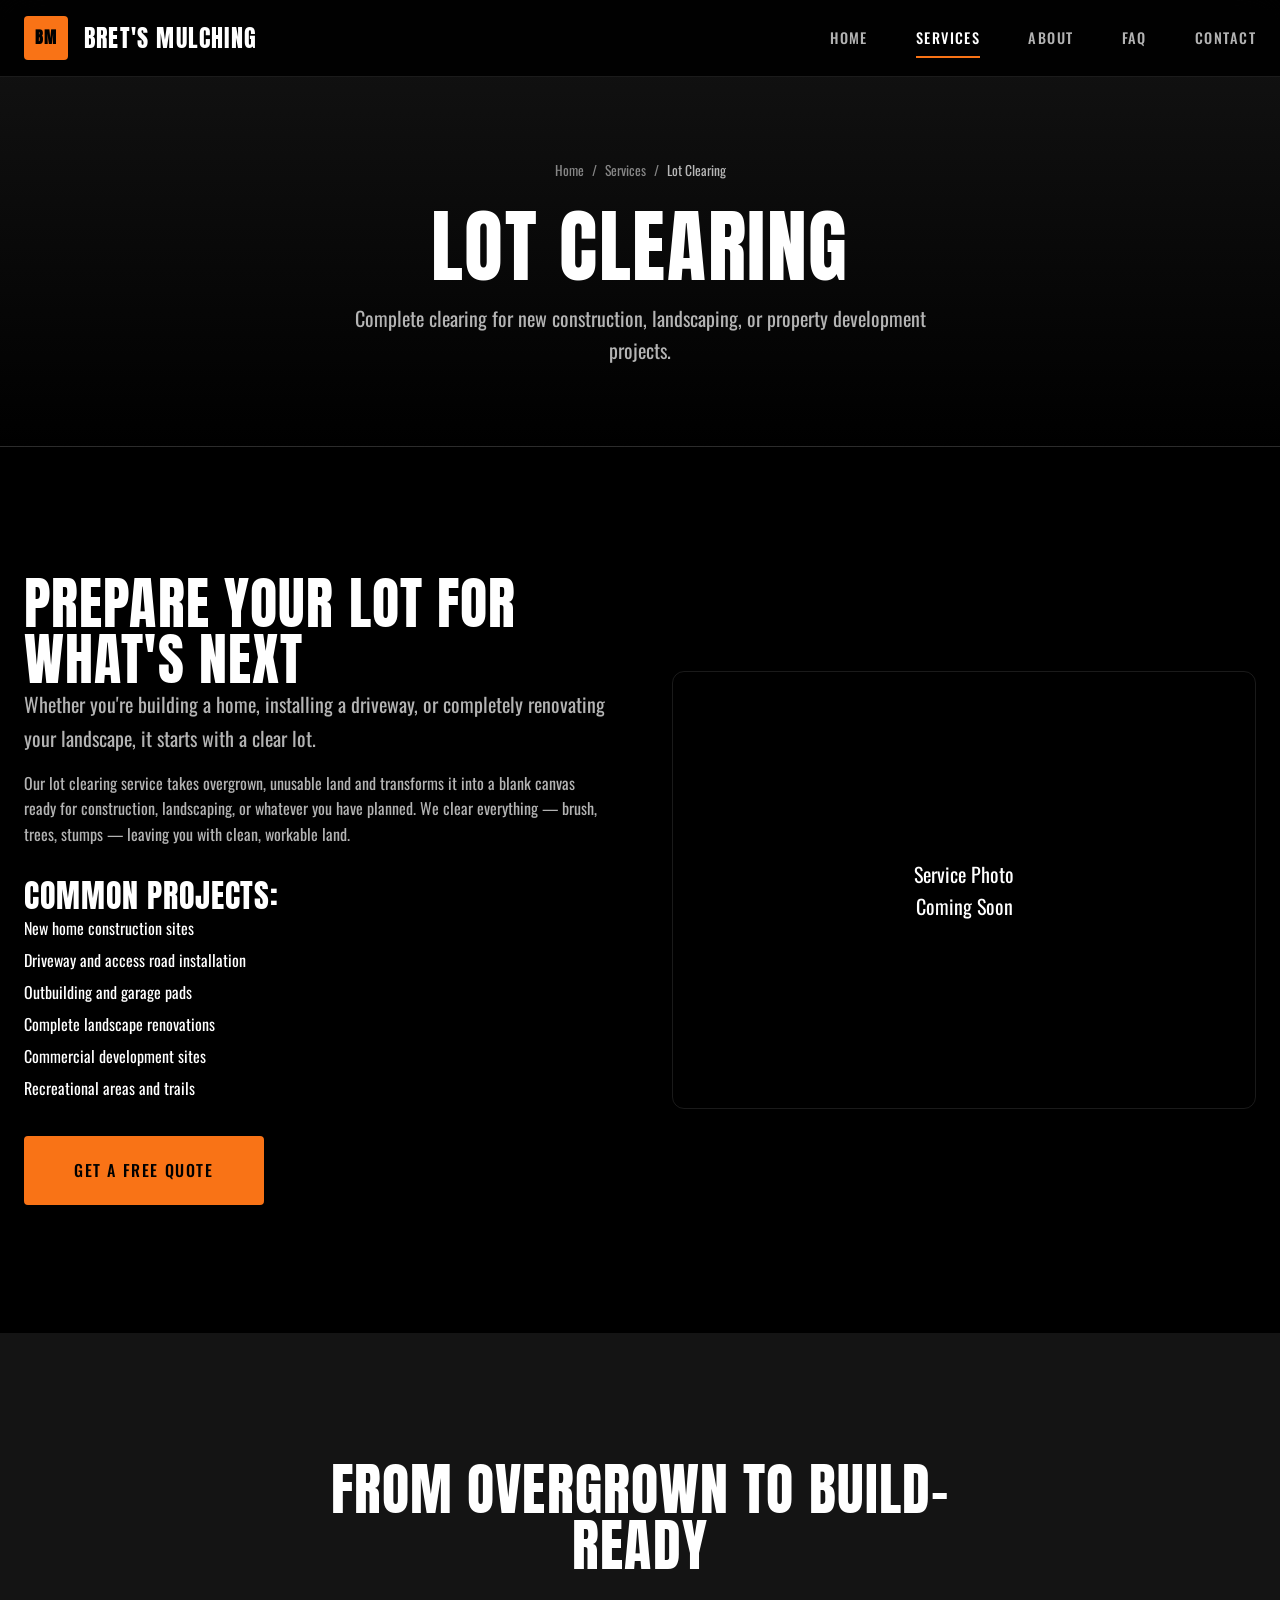
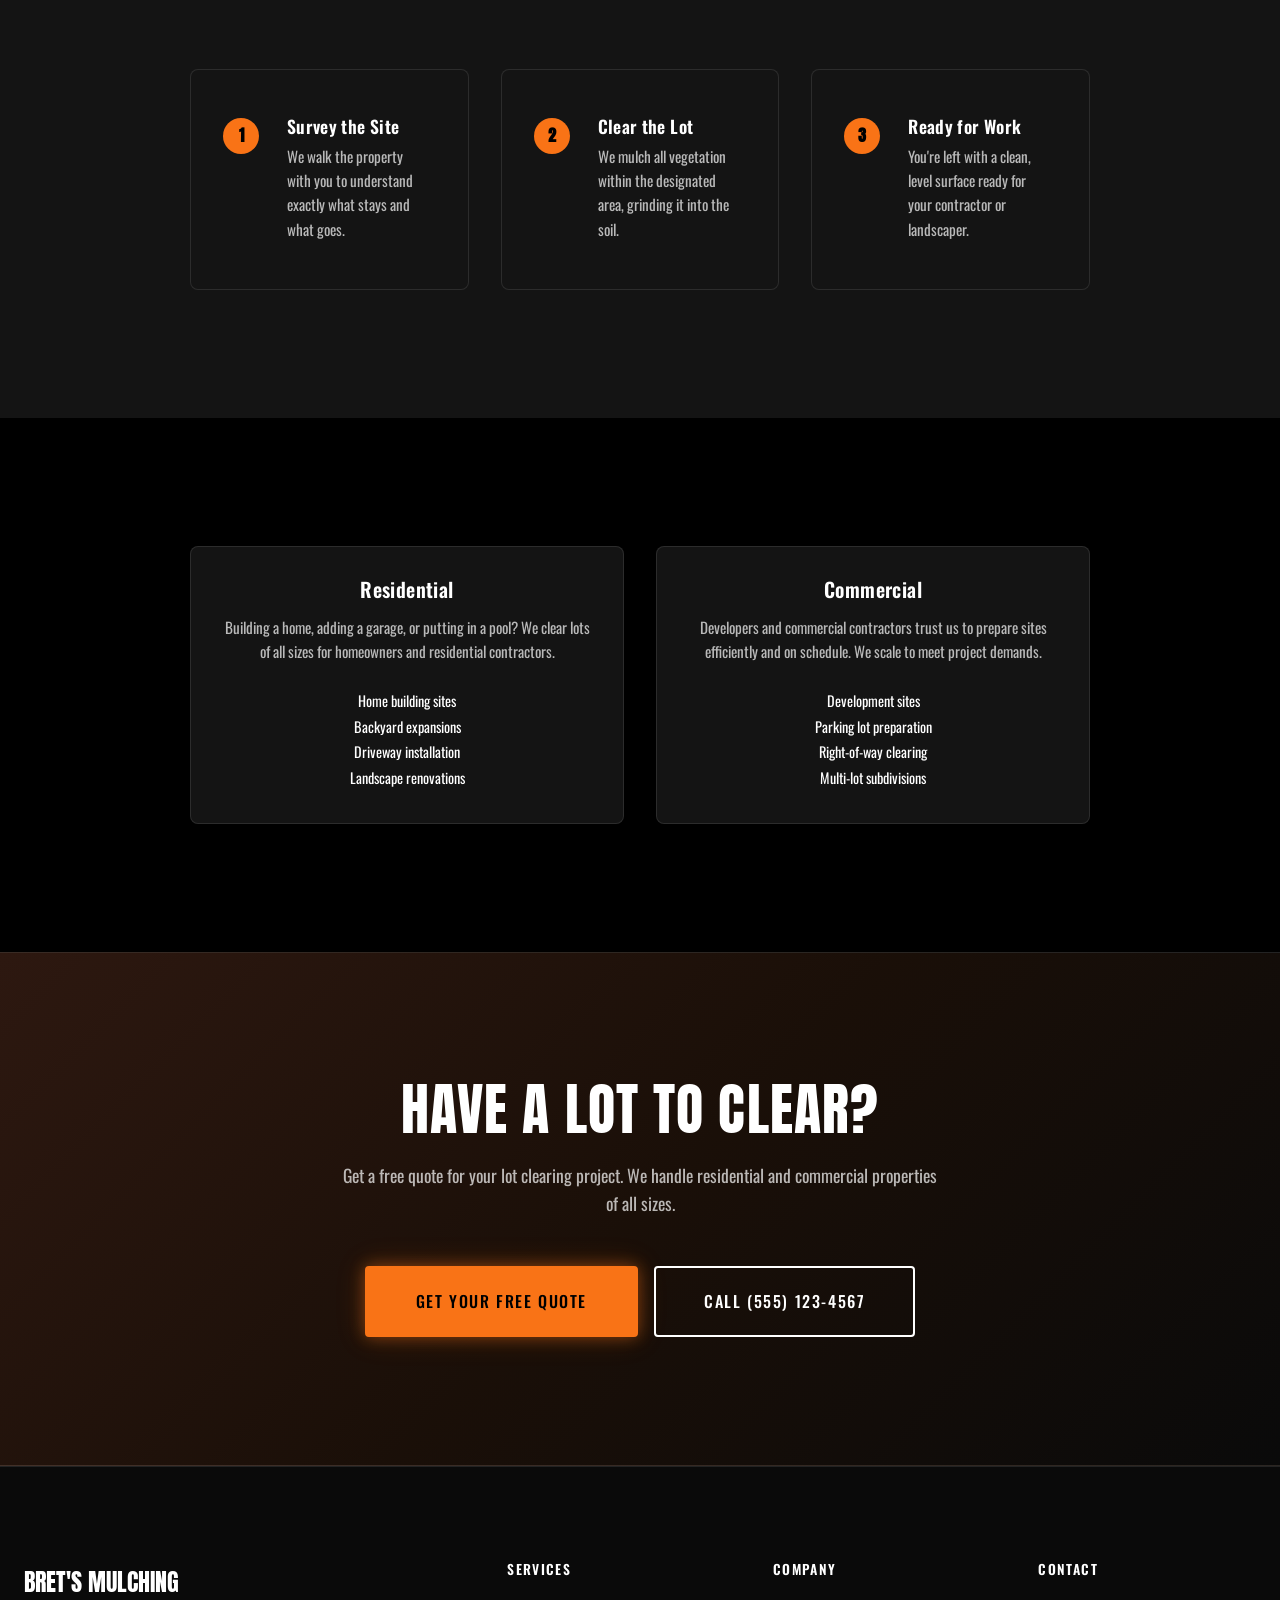
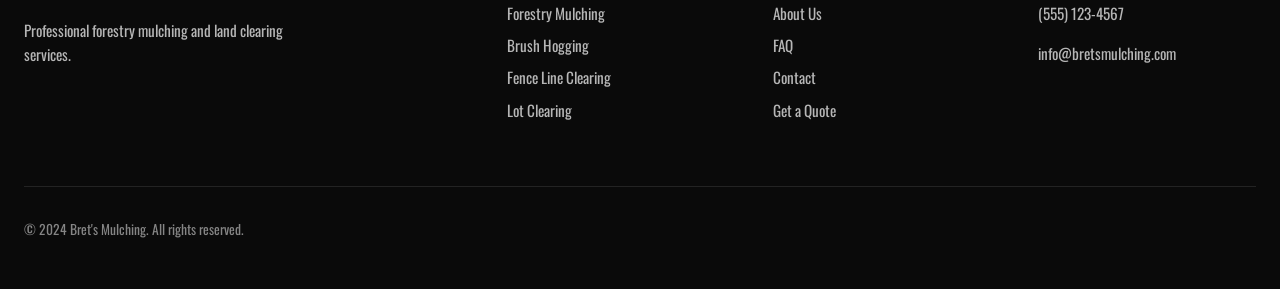
<file: services/land-clearing.html>
<!DOCTYPE html>
<html lang="en">
<head>
  <meta charset="UTF-8">
  <meta name="viewport" content="width=device-width, initial-scale=1.0">
  <meta name="description" content="Professional lot clearing services for new construction, landscaping, and property development. Fast, complete preparation of your land.">
  <title>Lot Clearing Services | Bret's Mulching</title>
  <link rel="preconnect" href="https://fonts.googleapis.com">
  <link rel="preconnect" href="https://fonts.gstatic.com" crossorigin>
  <link href="https://fonts.googleapis.com/css2?family=Anton&family=Oswald:wght@400;500;600;700&display=swap" rel="stylesheet">
  <link rel="stylesheet" href="../css/styles.css">
</head>
<body>
  <!-- Header -->
  <header class="header">
    <div class="header__inner">
      <a href="../index.html" class="logo">
        <span class="logo__icon">BM</span>
        <span>Bret's Mulching</span>
      </a>

      <nav class="nav nav--desktop">
        <a href="../index.html" class="nav__link">Home</a>
        <a href="../services.html" class="nav__link active">Services</a>
        <a href="../about.html" class="nav__link">About</a>
        <a href="../faq.html" class="nav__link">FAQ</a>
        <a href="../contact.html" class="nav__link">Contact</a>
      </nav>

      <button class="menu-toggle" aria-label="Toggle menu">
        <span class="menu-toggle__bar"></span>
        <span class="menu-toggle__bar"></span>
        <span class="menu-toggle__bar"></span>
      </button>
    </div>
  </header>

  <!-- Mobile Navigation -->
  <div class="nav-overlay"></div>
  <nav class="nav nav--mobile">
    <a href="../index.html" class="nav__link">Home</a>
    <a href="../services.html" class="nav__link active">Services</a>
    <a href="../about.html" class="nav__link">About</a>
    <a href="../faq.html" class="nav__link">FAQ</a>
    <a href="../contact.html" class="nav__link">Contact</a>
    <a href="../quote.html" class="btn btn--primary btn--full mt-md">Get a Quote</a>
  </nav>

  <!-- Page Header -->
  <section class="page-header">
    <div class="container">
      <nav class="breadcrumbs">
        <a href="../index.html">Home</a>
        <span class="breadcrumbs__separator">/</span>
        <a href="../services.html">Services</a>
        <span class="breadcrumbs__separator">/</span>
        <span class="breadcrumbs__current">Lot Clearing</span>
      </nav>
      <h1 class="page-header__title">Lot Clearing</h1>
      <p class="page-header__text">
        Complete clearing for new construction, landscaping, or property development projects.
      </p>
    </div>
  </section>

  <!-- Service Intro -->
  <section class="section">
    <div class="container">
      <div class="service-hero">
        <div>
          <h2>Prepare Your Lot for What's Next</h2>
          <p class="lead">
            Whether you're building a home, installing a driveway, or completely renovating your landscape, it starts with a clear lot.
          </p>
          <p>
            Our lot clearing service takes overgrown, unusable land and transforms it into a blank canvas ready for construction, landscaping, or whatever you have planned. We clear everything — brush, trees, stumps — leaving you with clean, workable land.
          </p>

          <h3 style="margin-top: var(--spacing-lg);">Common Projects:</h3>
          <ul style="color: var(--color-text-light); margin-bottom: var(--spacing-lg); line-height: 2;">
            <li>New home construction sites</li>
            <li>Driveway and access road installation</li>
            <li>Outbuilding and garage pads</li>
            <li>Complete landscape renovations</li>
            <li>Commercial development sites</li>
            <li>Recreational areas and trails</li>
          </ul>

          <a href="../quote.html" class="btn btn--primary btn--large">Get a Free Quote</a>
        </div>

        <div class="about-image" style="background: linear-gradient(135deg, var(--color-primary) 0%, var(--color-primary-light) 100%); display: flex; align-items: center; justify-content: center; color: white; font-size: 1.25rem; text-align: center; padding: 2rem;">
          <span>Service Photo<br>Coming Soon</span>
        </div>
      </div>
    </div>
  </section>

  <!-- Process -->
  <section class="section section--darker">
    <div class="container">
      <div class="section-header">
        <h2 class="section-header__title">From Overgrown to Build-Ready</h2>
      </div>

      <div class="process-steps" style="max-width: 900px; margin: 0 auto;">
        <div class="process-step">
          <div class="process-step__content">
            <h3 class="process-step__title">Survey the Site</h3>
            <p class="process-step__text">We walk the property with you to understand exactly what stays and what goes.</p>
          </div>
        </div>

        <div class="process-step">
          <div class="process-step__content">
            <h3 class="process-step__title">Clear the Lot</h3>
            <p class="process-step__text">We mulch all vegetation within the designated area, grinding it into the soil.</p>
          </div>
        </div>

        <div class="process-step">
          <div class="process-step__content">
            <h3 class="process-step__title">Ready for Work</h3>
            <p class="process-step__text">You're left with a clean, level surface ready for your contractor or landscaper.</p>
          </div>
        </div>
      </div>
    </div>
  </section>

  <!-- Residential & Commercial -->
  <section class="section">
    <div class="container">
      <div class="grid grid--2" style="max-width: 900px; margin: 0 auto;">
        <div class="card">
          <div class="card__content">
            <h3 class="card__title">Residential</h3>
            <p class="card__text">
              Building a home, adding a garage, or putting in a pool? We clear lots of all sizes for homeowners and residential contractors.
            </p>
            <ul style="color: var(--color-text-light); font-size: 0.9rem; line-height: 1.8;">
              <li>Home building sites</li>
              <li>Backyard expansions</li>
              <li>Driveway installation</li>
              <li>Landscape renovations</li>
            </ul>
          </div>
        </div>

        <div class="card">
          <div class="card__content">
            <h3 class="card__title">Commercial</h3>
            <p class="card__text">
              Developers and commercial contractors trust us to prepare sites efficiently and on schedule. We scale to meet project demands.
            </p>
            <ul style="color: var(--color-text-light); font-size: 0.9rem; line-height: 1.8;">
              <li>Development sites</li>
              <li>Parking lot preparation</li>
              <li>Right-of-way clearing</li>
              <li>Multi-lot subdivisions</li>
            </ul>
          </div>
        </div>
      </div>
    </div>
  </section>

  <!-- CTA Section -->
  <section class="cta">
    <div class="container">
      <h2 class="cta__title">Have a Lot to Clear?</h2>
      <p class="cta__text">
        Get a free quote for your lot clearing project. We handle residential and commercial properties of all sizes.
      </p>
      <div class="cta__buttons">
        <a href="../quote.html" class="btn btn--accent btn--large">Get Your Free Quote</a>
        <a href="tel:+15551234567" class="btn btn--secondary btn--large" style="border-color: white; color: white;">Call (555) 123-4567</a>
      </div>
    </div>
  </section>

  <!-- Footer -->
  <footer class="footer">
    <div class="container">
      <div class="footer__grid">
        <div class="footer__brand">
          <div class="footer__logo">Bret's Mulching</div>
          <p class="footer__text">
            Professional forestry mulching and land clearing services.
          </p>
        </div>

        <div>
          <h4 class="footer__title">Services</h4>
          <nav class="footer__links">
            <a href="forestry-mulching.html" class="footer__link">Forestry Mulching</a>
            <a href="brush-hogging.html" class="footer__link">Brush Hogging</a>
            <a href="fence-line-clearing.html" class="footer__link">Fence Line Clearing</a>
            <a href="land-clearing.html" class="footer__link">Lot Clearing</a>
          </nav>
        </div>

        <div>
          <h4 class="footer__title">Company</h4>
          <nav class="footer__links">
            <a href="../about.html" class="footer__link">About Us</a>
            <a href="../faq.html" class="footer__link">FAQ</a>
            <a href="../contact.html" class="footer__link">Contact</a>
            <a href="../quote.html" class="footer__link">Get a Quote</a>
          </nav>
        </div>

        <div>
          <h4 class="footer__title">Contact</h4>
          <div class="footer__contact-item">
            <span>(555) 123-4567</span>
          </div>
          <div class="footer__contact-item">
            <span>info@bretsmulching.com</span>
          </div>
        </div>
      </div>

      <div class="footer__bottom">
        <p class="footer__copyright">&copy; 2024 Bret's Mulching. All rights reserved.</p>
      </div>
    </div>
  </footer>

  <script src="../js/main.js"></script>
</body>
</html>
</file>
<file: css/styles.css>
/* ========================================
   Bret's Mulching - Main Styles
   Dark, Bold, Industrial Aesthetic
   ======================================== */

/* CSS Variables */
:root {
  /* Colors - Dark Industrial Theme */
  --color-black: #000000;
  --color-dark: #0a0a0a;
  --color-dark-gray: #141414;
  --color-mid-gray: #1a1a1a;
  --color-light-gray: #2a2a2a;
  --color-border: rgba(255, 255, 255, 0.1);
  --color-border-light: rgba(255, 255, 255, 0.15);

  --color-white: #ffffff;
  --color-text: #ffffff;
  --color-text-muted: rgba(255, 255, 255, 0.7);
  --color-text-dim: rgba(255, 255, 255, 0.5);

  --color-accent: #f97316;
  --color-accent-hover: #ea580c;
  --color-accent-dim: rgba(249, 115, 22, 0.15);

  --color-success: #22c55e;
  --color-error: #ef4444;
  --color-warning: #f59e0b;

  /* Typography */
  --font-heading: 'Anton', 'Impact', sans-serif;
  --font-body: 'Oswald', 'Arial Narrow', sans-serif;

  /* Spacing */
  --spacing-xs: 0.5rem;
  --spacing-sm: 1rem;
  --spacing-md: 1.5rem;
  --spacing-lg: 2rem;
  --spacing-xl: 3rem;
  --spacing-2xl: 4rem;
  --spacing-3xl: 6rem;
  --spacing-4xl: 8rem;

  /* Border Radius */
  --radius-sm: 4px;
  --radius-md: 8px;
  --radius-lg: 12px;
  --radius-xl: 16px;

  /* Shadows */
  --shadow-sm: 0 2px 4px rgba(0, 0, 0, 0.3);
  --shadow-md: 0 4px 12px rgba(0, 0, 0, 0.4);
  --shadow-lg: 0 8px 24px rgba(0, 0, 0, 0.5);
  --shadow-glow: 0 0 30px rgba(249, 115, 22, 0.3);

  /* Transitions */
  --transition-fast: 150ms ease;
  --transition-base: 250ms ease;
  --transition-slow: 400ms ease;

  /* Container */
  --container-max: 1400px;
  --container-narrow: 900px;
}

/* ========================================
   Reset & Base
   ======================================== */
*, *::before, *::after {
  box-sizing: border-box;
  margin: 0;
  padding: 0;
}

html {
  scroll-behavior: smooth;
  -webkit-font-smoothing: antialiased;
  -moz-osx-font-smoothing: grayscale;
}

body {
  font-family: var(--font-body);
  font-size: 16px;
  font-weight: 400;
  line-height: 1.6;
  color: var(--color-text);
  background-color: var(--color-black);
}

img {
  max-width: 100%;
  height: auto;
  display: block;
}

a {
  color: var(--color-accent);
  text-decoration: none;
  transition: color var(--transition-fast);
}

a:hover {
  color: var(--color-accent-hover);
}

ul, ol {
  list-style: none;
}

button {
  cursor: pointer;
  font-family: inherit;
  border: none;
  background: none;
}

input, textarea, select {
  font-family: inherit;
  font-size: inherit;
}

/* ========================================
   Typography
   ======================================== */
h1, h2, h3, h4, h5, h6 {
  font-family: var(--font-heading);
  font-weight: 400;
  line-height: 1.0;
  color: var(--color-white);
  text-transform: uppercase;
  letter-spacing: 0.02em;
}

h1 {
  font-size: clamp(2.5rem, 8vw, 5rem);
}

h2 {
  font-size: clamp(2rem, 5vw, 3.5rem);
}

h3 {
  font-size: clamp(1.5rem, 3vw, 2rem);
}

h4 {
  font-size: 1.25rem;
}

p {
  margin-bottom: var(--spacing-sm);
  color: var(--color-text-muted);
}

.lead {
  font-size: 1.25rem;
  color: var(--color-text-muted);
  line-height: 1.7;
}

.text-accent {
  color: var(--color-accent);
}

/* ========================================
   Layout
   ======================================== */
.container {
  width: 100%;
  max-width: var(--container-max);
  margin: 0 auto;
  padding: 0 var(--spacing-md);
}

.container--narrow {
  max-width: var(--container-narrow);
}

.section {
  padding: var(--spacing-4xl) 0;
}

.section--dark {
  background-color: var(--color-dark);
}

.section--darker {
  background-color: var(--color-dark-gray);
}

.section--gradient {
  background: linear-gradient(180deg, var(--color-black) 0%, var(--color-dark-gray) 100%);
}

/* Grid */
.grid {
  display: grid;
  gap: var(--spacing-lg);
}

.grid--2 {
  grid-template-columns: repeat(auto-fit, minmax(300px, 1fr));
}

.grid--3 {
  grid-template-columns: repeat(auto-fit, minmax(280px, 1fr));
}

.grid--4 {
  grid-template-columns: repeat(auto-fit, minmax(250px, 1fr));
}

/* ========================================
   Header & Navigation
   ======================================== */
.header {
  position: fixed;
  top: 0;
  left: 0;
  right: 0;
  z-index: 1000;
  background: rgba(0, 0, 0, 0.9);
  backdrop-filter: blur(20px);
  -webkit-backdrop-filter: blur(20px);
  border-bottom: 1px solid var(--color-border);
}

.header__inner {
  display: flex;
  align-items: center;
  justify-content: space-between;
  padding: var(--spacing-sm) var(--spacing-md);
  max-width: var(--container-max);
  margin: 0 auto;
}

.logo {
  display: flex;
  align-items: center;
  gap: var(--spacing-sm);
  font-family: var(--font-heading);
  font-size: 1.5rem;
  color: var(--color-white);
  text-transform: uppercase;
  letter-spacing: 0.05em;
}

.logo:hover {
  color: var(--color-white);
}

.logo__icon {
  width: 44px;
  height: 44px;
  background: var(--color-accent);
  border-radius: var(--radius-sm);
  display: flex;
  align-items: center;
  justify-content: center;
  color: var(--color-black);
  font-size: 1rem;
  font-weight: 700;
}

.nav--desktop {
  display: none;
}

@media (min-width: 1024px) {
  .nav--desktop {
    display: flex;
    align-items: center;
    gap: var(--spacing-xl);
  }
}

.nav__link {
  font-family: var(--font-body);
  font-size: 0.9rem;
  font-weight: 500;
  color: var(--color-text-muted);
  text-transform: uppercase;
  letter-spacing: 0.1em;
  padding: var(--spacing-xs) 0;
  position: relative;
  transition: color var(--transition-fast);
}

.nav__link::after {
  content: '';
  position: absolute;
  bottom: 0;
  left: 0;
  width: 0;
  height: 2px;
  background: var(--color-accent);
  transition: width var(--transition-base);
}

.nav__link:hover,
.nav__link.active {
  color: var(--color-white);
}

.nav__link:hover::after,
.nav__link.active::after {
  width: 100%;
}

/* Mobile Menu Toggle */
.menu-toggle {
  display: flex;
  flex-direction: column;
  gap: 6px;
  padding: var(--spacing-xs);
  z-index: 1001;
}

@media (min-width: 1024px) {
  .menu-toggle {
    display: none;
  }
}

.menu-toggle__bar {
  width: 28px;
  height: 2px;
  background: var(--color-white);
  transition: var(--transition-base);
}

.menu-toggle.active .menu-toggle__bar:nth-child(1) {
  transform: rotate(45deg) translate(6px, 6px);
}

.menu-toggle.active .menu-toggle__bar:nth-child(2) {
  opacity: 0;
}

.menu-toggle.active .menu-toggle__bar:nth-child(3) {
  transform: rotate(-45deg) translate(6px, -6px);
}

/* Mobile Navigation */
.nav--mobile {
  position: fixed;
  top: 0;
  right: -100%;
  width: 100%;
  height: 100vh;
  background: rgba(0, 0, 0, 0.98);
  padding: 100px var(--spacing-lg) var(--spacing-lg);
  transition: right var(--transition-base);
  z-index: 999;
  display: flex;
  flex-direction: column;
  align-items: center;
  justify-content: center;
  gap: var(--spacing-md);
}

.nav--mobile.active {
  right: 0;
}

.nav--mobile .nav__link {
  font-family: var(--font-heading);
  font-size: 2rem;
  color: var(--color-white);
  text-align: center;
}

.nav-overlay {
  position: fixed;
  top: 0;
  left: 0;
  width: 100%;
  height: 100%;
  background: rgba(0, 0, 0, 0.8);
  opacity: 0;
  visibility: hidden;
  transition: var(--transition-base);
  z-index: 998;
}

.nav-overlay.active {
  opacity: 1;
  visibility: visible;
}

/* Header CTA */
.header__cta {
  display: none;
}

@media (min-width: 1024px) {
  .header__cta {
    display: block;
  }
}

/* ========================================
   Buttons
   ======================================== */
.btn {
  display: inline-flex;
  align-items: center;
  justify-content: center;
  gap: var(--spacing-xs);
  padding: 1rem 2rem;
  font-family: var(--font-body);
  font-weight: 500;
  font-size: 0.9rem;
  text-transform: uppercase;
  letter-spacing: 0.1em;
  border-radius: var(--radius-sm);
  transition: all var(--transition-base);
  cursor: pointer;
  text-align: center;
  border: 2px solid transparent;
}

.btn--primary {
  background: var(--color-accent);
  color: var(--color-black);
  border-color: var(--color-accent);
}

.btn--primary:hover {
  background: var(--color-accent-hover);
  border-color: var(--color-accent-hover);
  color: var(--color-black);
  transform: translateY(-2px);
  box-shadow: var(--shadow-glow);
}

.btn--secondary {
  background: transparent;
  color: var(--color-white);
  border-color: var(--color-white);
}

.btn--secondary:hover {
  background: var(--color-white);
  color: var(--color-black);
}

.btn--outline {
  background: transparent;
  color: var(--color-accent);
  border-color: var(--color-accent);
}

.btn--outline:hover {
  background: var(--color-accent);
  color: var(--color-black);
}

.btn--accent {
  background: var(--color-accent);
  color: var(--color-black);
  border: 3px solid var(--color-accent);
  box-shadow: 0 0 15px rgba(249, 115, 22, 0.4), 0 0 30px rgba(249, 115, 22, 0.2);
  animation: pulse-glow 2s ease-in-out infinite;
}

.btn--accent:hover {
  background: var(--color-accent-hover);
  border-color: var(--color-accent-hover);
  color: var(--color-black);
  transform: translateY(-2px);
  box-shadow: 0 0 20px rgba(249, 115, 22, 0.6), 0 0 40px rgba(249, 115, 22, 0.3);
}

@keyframes pulse-glow {
  0%, 100% {
    box-shadow: 0 0 15px rgba(249, 115, 22, 0.4), 0 0 30px rgba(249, 115, 22, 0.2);
  }
  50% {
    box-shadow: 0 0 25px rgba(249, 115, 22, 0.6), 0 0 50px rgba(249, 115, 22, 0.3);
  }
}

.btn--large {
  padding: 1.25rem 3rem;
  font-size: 1rem;
}

.btn--small {
  padding: 0.5rem 1rem;
  font-size: 0.8rem;
}

.btn--full {
  width: 100%;
}

/* ========================================
   Hero Section
   ======================================== */
.hero {
  position: relative;
  min-height: 100vh;
  display: flex;
  align-items: center;
  justify-content: center;
  text-align: center;
  padding: 120px var(--spacing-md) var(--spacing-3xl);
  background: var(--color-black);
  overflow: hidden;
}

.hero__bg {
  position: absolute;
  top: 0;
  left: 0;
  width: 100%;
  height: 100%;
  background: linear-gradient(135deg, #2d1810 0%, #1a0f08 50%, #000000 100%);
  opacity: 0.9;
}

.hero__bg::after {
  content: '';
  position: absolute;
  top: 0;
  left: 0;
  width: 100%;
  height: 100%;
  background: radial-gradient(ellipse at center, transparent 0%, rgba(0,0,0,0.7) 100%);
}

.hero__content {
  position: relative;
  z-index: 1;
  max-width: 900px;
  margin: 0 auto;
  text-align: center;
}

.hero__badge {
  display: inline-block;
  background: var(--color-accent-dim);
  border: 1px solid var(--color-accent);
  padding: 0.5rem 1.5rem;
  border-radius: 50px;
  font-size: 0.8rem;
  font-weight: 500;
  text-transform: uppercase;
  letter-spacing: 0.15em;
  margin-bottom: var(--spacing-lg);
  color: var(--color-accent);
}

.hero__title {
  margin-bottom: var(--spacing-lg);
  line-height: 1.0;
}

.hero__subtitle {
  font-size: 1.25rem;
  color: var(--color-text-muted);
  margin-bottom: var(--spacing-xl);
  line-height: 1.7;
  max-width: 700px;
  margin-left: auto;
  margin-right: auto;
}

.hero__cta {
  display: flex;
  flex-wrap: wrap;
  justify-content: center;
  gap: var(--spacing-sm);
  margin-bottom: var(--spacing-3xl);
}

.hero__stats {
  display: flex;
  justify-content: center;
  gap: var(--spacing-2xl);
  padding-top: var(--spacing-xl);
  border-top: 1px solid var(--color-border);
}

.hero__stat {
  text-align: center;
  flex: 1;
}

.hero__stat-value {
  font-family: var(--font-heading);
  font-size: 2.5rem;
  color: var(--color-accent);
  display: block;
  line-height: 1;
  margin-bottom: var(--spacing-xs);
}

.hero__stat-label {
  font-size: 0.8rem;
  color: var(--color-text-dim);
  text-transform: uppercase;
  letter-spacing: 0.1em;
}

@media (max-width: 639px) {
  .hero__stats {
    gap: var(--spacing-sm);
  }

  .hero__stat-value {
    font-size: 1.5rem;
  }

  .hero__stat-label {
    font-size: 0.65rem;
    letter-spacing: 0.05em;
  }
}

/* ========================================
   Trust Badges
   ======================================== */
.trust-section {
  background: var(--color-dark-gray);
  border-top: 1px solid var(--color-border);
  border-bottom: 1px solid var(--color-border);
}

.trust-badges {
  display: flex;
  flex-wrap: wrap;
  justify-content: center;
  gap: var(--spacing-xl);
  padding: var(--spacing-lg) 0;
}

.trust-badge {
  display: flex;
  align-items: center;
  gap: var(--spacing-sm);
  color: var(--color-text-muted);
  font-size: 0.9rem;
  text-transform: uppercase;
  letter-spacing: 0.05em;
}

.trust-badge__icon {
  width: 24px;
  height: 24px;
  color: var(--color-accent);
}

/* ========================================
   Section Headers
   ======================================== */
.section-header {
  text-align: center;
  max-width: 700px;
  margin: 0 auto var(--spacing-3xl);
}

.section-header__label {
  display: inline-block;
  color: var(--color-accent);
  font-size: 0.85rem;
  font-weight: 500;
  text-transform: uppercase;
  letter-spacing: 0.2em;
  margin-bottom: var(--spacing-sm);
}

.section-header__title {
  margin-bottom: var(--spacing-md);
}

.section-header__text {
  color: var(--color-text-muted);
  font-size: 1.1rem;
}

/* ========================================
   Cards
   ======================================== */
.card {
  background: var(--color-dark-gray);
  border: 1px solid var(--color-border);
  border-radius: var(--radius-md);
  overflow: hidden;
  transition: all var(--transition-base);
}

.card:hover {
  border-color: var(--color-accent);
  transform: translateY(-4px);
  box-shadow: var(--shadow-lg);
}

.card__image {
  width: 100%;
  height: 200px;
  object-fit: cover;
  background: var(--color-mid-gray);
}

.card__content {
  padding: var(--spacing-lg);
  text-align: center;
}

.card__icon {
  width: 64px;
  height: 64px;
  background: var(--color-accent-dim);
  border: 1px solid var(--color-accent);
  border-radius: 50%;
  display: flex;
  align-items: center;
  justify-content: center;
  font-size: 1.5rem;
  margin: 0 auto var(--spacing-md);
  color: var(--color-accent);
}

.card__title {
  font-size: 1.25rem;
  margin-bottom: var(--spacing-sm);
  text-transform: none;
  font-family: var(--font-body);
  font-weight: 600;
  text-align: center;
}

.card__text {
  color: var(--color-text-muted);
  margin-bottom: var(--spacing-md);
  font-size: 0.95rem;
  text-align: center;
}

.card__link {
  color: var(--color-accent);
  font-weight: 500;
  display: inline-flex;
  align-items: center;
  gap: 0.5rem;
  text-transform: uppercase;
  font-size: 0.85rem;
  letter-spacing: 0.05em;
}

.card__link:hover {
  gap: 0.75rem;
}

/* Service Card */
.service-card {
  display: block;
  background: var(--color-dark-gray);
  border: 1px solid var(--color-border);
  border-radius: var(--radius-lg);
  padding: var(--spacing-xl) var(--spacing-lg);
  transition: all var(--transition-base);
  text-align: center;
}

.service-card:hover {
  border-color: var(--color-accent);
  transform: translateY(-4px);
  box-shadow: 0 0 40px rgba(249, 115, 22, 0.15);
}

.service-card__icon {
  width: 80px;
  height: 80px;
  background: linear-gradient(135deg, var(--color-accent) 0%, #ea580c 100%);
  border-radius: 50%;
  display: flex;
  align-items: center;
  justify-content: center;
  font-size: 2rem;
  margin: 0 auto var(--spacing-lg);
  color: var(--color-white);
}

.service-card__title {
  font-family: var(--font-heading);
  font-size: 1.5rem;
  margin-bottom: var(--spacing-sm);
  text-align: center;
}

.service-card__text {
  color: var(--color-text-muted);
  margin-bottom: var(--spacing-md);
  text-align: center;
  font-size: 0.95rem;
  line-height: 1.6;
}

.service-card .card__link {
  justify-content: center;
}

/* ========================================
   Before/After Gallery
   ======================================== */
.gallery-item {
  position: relative;
  border-radius: var(--radius-md);
  overflow: hidden;
  border: 1px solid var(--color-border);
}

.gallery-item__images {
  display: grid;
  grid-template-columns: 1fr 1fr;
  gap: 2px;
  background: var(--color-border);
}

.gallery-item__image {
  width: 100%;
  height: 200px;
  object-fit: cover;
  background: var(--color-mid-gray);
}

.gallery-item__label {
  position: absolute;
  bottom: var(--spacing-sm);
  left: var(--spacing-sm);
  right: var(--spacing-sm);
  display: flex;
  justify-content: space-between;
}

.gallery-item__tag {
  background: rgba(0, 0, 0, 0.8);
  color: var(--color-white);
  padding: 0.25rem 0.75rem;
  border-radius: 50px;
  font-size: 0.7rem;
  font-weight: 600;
  text-transform: uppercase;
  letter-spacing: 0.1em;
}

/* ========================================
   Forms
   ======================================== */
.form {
  display: flex;
  flex-direction: column;
  gap: var(--spacing-md);
}

.form-group {
  display: flex;
  flex-direction: column;
  gap: var(--spacing-xs);
}

.form-row {
  display: grid;
  grid-template-columns: 1fr;
  gap: var(--spacing-md);
}

@media (min-width: 640px) {
  .form-row {
    grid-template-columns: 1fr 1fr;
  }
}

.form-label {
  font-weight: 500;
  color: var(--color-white);
  font-size: 0.9rem;
  text-transform: uppercase;
  letter-spacing: 0.05em;
}

.form-label--required::after {
  content: ' *';
  color: var(--color-accent);
}

.form-input,
.form-textarea,
.form-select {
  padding: 1rem 1.25rem;
  background: var(--color-dark-gray);
  border: 1px solid var(--color-border);
  border-radius: var(--radius-md);
  font-size: 1rem;
  color: var(--color-white);
  transition: all var(--transition-fast);
}

.form-input::placeholder,
.form-textarea::placeholder {
  color: var(--color-text-dim);
}

.form-input:focus,
.form-textarea:focus,
.form-select:focus {
  outline: none;
  border-color: var(--color-accent);
  box-shadow: 0 0 0 3px var(--color-accent-dim);
}

.form-textarea {
  min-height: 120px;
  resize: vertical;
}

.form-select {
  cursor: pointer;
}

.form-select option {
  background: var(--color-dark-gray);
  color: var(--color-white);
}

.form-checkbox-group {
  display: flex;
  flex-wrap: wrap;
  gap: var(--spacing-sm);
}

.form-checkbox {
  display: flex;
  align-items: center;
  gap: var(--spacing-xs);
  cursor: pointer;
  color: var(--color-text-muted);
  font-size: 0.95rem;
}

.form-checkbox input {
  width: 20px;
  height: 20px;
  accent-color: var(--color-accent);
  cursor: pointer;
}

.form-hint {
  font-size: 0.85rem;
  color: var(--color-text-dim);
}

.form-error {
  font-size: 0.85rem;
  color: var(--color-error);
}

/* ========================================
   FAQ Accordion
   ======================================== */
.faq-list {
  display: flex;
  flex-direction: column;
  gap: var(--spacing-sm);
}

.faq-item {
  background: var(--color-dark-gray);
  border: 1px solid var(--color-border);
  border-radius: var(--radius-md);
  overflow: hidden;
  transition: border-color var(--transition-fast);
}

.faq-item:hover {
  border-color: var(--color-border-light);
}

.faq-item.active {
  border-color: var(--color-accent);
}

.faq-item__question {
  width: 100%;
  display: flex;
  align-items: center;
  justify-content: space-between;
  padding: var(--spacing-md) var(--spacing-lg);
  font-size: 1rem;
  font-weight: 500;
  text-align: left;
  color: var(--color-white);
  background: none;
  cursor: pointer;
  transition: background var(--transition-fast);
  font-family: var(--font-body);
}

.faq-item__question:hover {
  background: rgba(255, 255, 255, 0.02);
}

.faq-item__icon {
  width: 24px;
  height: 24px;
  color: var(--color-accent);
  transition: transform var(--transition-base);
  flex-shrink: 0;
}

.faq-item.active .faq-item__icon {
  transform: rotate(180deg);
}

.faq-item__answer {
  max-height: 0;
  overflow: hidden;
  transition: max-height var(--transition-base);
}

.faq-item.active .faq-item__answer {
  max-height: 500px;
}

.faq-item__content {
  padding: 0 var(--spacing-lg) var(--spacing-lg);
  color: var(--color-text-muted);
}

/* ========================================
   Footer
   ======================================== */
.footer {
  background: var(--color-dark);
  border-top: 1px solid var(--color-border);
  padding: var(--spacing-3xl) 0 var(--spacing-lg);
}

.footer__grid {
  display: grid;
  grid-template-columns: 1fr;
  gap: var(--spacing-xl);
  margin-bottom: var(--spacing-2xl);
}

@media (min-width: 768px) {
  .footer__grid {
    grid-template-columns: 2fr 1fr 1fr 1fr;
  }
}

.footer__brand {
  max-width: 300px;
}

.footer__logo {
  font-family: var(--font-heading);
  font-size: 1.5rem;
  margin-bottom: var(--spacing-sm);
  color: var(--color-white);
  text-transform: uppercase;
}

.footer__text {
  color: var(--color-text-muted);
  font-size: 0.95rem;
}

.footer__title {
  font-family: var(--font-body);
  font-size: 0.85rem;
  font-weight: 600;
  text-transform: uppercase;
  letter-spacing: 0.1em;
  margin-bottom: var(--spacing-md);
  color: var(--color-white);
}

.footer__links {
  display: flex;
  flex-direction: column;
  gap: var(--spacing-xs);
}

.footer__link {
  color: var(--color-text-muted);
  font-size: 0.95rem;
  transition: color var(--transition-fast);
}

.footer__link:hover {
  color: var(--color-accent);
}

.footer__contact-item {
  display: flex;
  align-items: flex-start;
  gap: var(--spacing-xs);
  margin-bottom: var(--spacing-sm);
  color: var(--color-text-muted);
  font-size: 0.95rem;
}

.footer__bottom {
  padding-top: var(--spacing-lg);
  border-top: 1px solid var(--color-border);
  display: flex;
  flex-wrap: wrap;
  justify-content: space-between;
  align-items: center;
  gap: var(--spacing-sm);
}

.footer__copyright {
  color: var(--color-text-dim);
  font-size: 0.85rem;
}

.footer__social {
  display: flex;
  gap: var(--spacing-sm);
}

.footer__social-link {
  width: 44px;
  height: 44px;
  display: flex;
  align-items: center;
  justify-content: center;
  background: var(--color-mid-gray);
  border: 1px solid var(--color-border);
  border-radius: var(--radius-md);
  color: var(--color-white);
  transition: all var(--transition-fast);
}

.footer__social-link:hover {
  background: var(--color-accent);
  border-color: var(--color-accent);
  color: var(--color-black);
}

/* ========================================
   Page Header (Interior Pages)
   ======================================== */
.page-header {
  background: linear-gradient(180deg, var(--color-dark-gray) 0%, var(--color-black) 100%);
  padding: 160px 0 80px;
  text-align: center;
  border-bottom: 1px solid var(--color-border);
}

.page-header__title {
  margin-bottom: var(--spacing-sm);
}

.page-header__text {
  font-size: 1.25rem;
  color: var(--color-text-muted);
  max-width: 600px;
  margin: 0 auto;
}

/* Breadcrumbs */
.breadcrumbs {
  display: flex;
  align-items: center;
  justify-content: center;
  gap: var(--spacing-xs);
  margin-bottom: var(--spacing-md);
  font-size: 0.85rem;
}

.breadcrumbs a {
  color: var(--color-text-dim);
}

.breadcrumbs a:hover {
  color: var(--color-accent);
}

.breadcrumbs__separator {
  color: var(--color-text-dim);
}

.breadcrumbs__current {
  color: var(--color-text-muted);
}

/* ========================================
   CTA Section
   ======================================== */
.cta {
  background: linear-gradient(135deg, #2d1810 0%, #1a0f08 50%, var(--color-dark) 100%);
  padding: var(--spacing-4xl) 0;
  text-align: center;
  border-top: 1px solid var(--color-border);
  border-bottom: 1px solid var(--color-border);
}

.cta__title {
  margin-bottom: var(--spacing-md);
}

.cta__text {
  font-size: 1.1rem;
  color: var(--color-text-muted);
  margin-bottom: var(--spacing-xl);
  max-width: 600px;
  margin-left: auto;
  margin-right: auto;
}

.cta__buttons {
  display: flex;
  flex-wrap: wrap;
  justify-content: center;
  gap: var(--spacing-sm);
}

/* ========================================
   Contact Page
   ======================================== */
.contact-info {
  display: flex;
  flex-direction: column;
  gap: var(--spacing-lg);
}

.contact-item {
  display: flex;
  gap: var(--spacing-md);
}

.contact-item__icon {
  width: 56px;
  height: 56px;
  background: var(--color-dark-gray);
  border: 1px solid var(--color-border);
  border-radius: var(--radius-md);
  display: flex;
  align-items: center;
  justify-content: center;
  color: var(--color-accent);
  font-size: 1.25rem;
  flex-shrink: 0;
}

.contact-item__title {
  font-weight: 600;
  margin-bottom: 0.25rem;
  color: var(--color-white);
  font-size: 1rem;
}

.contact-item__text {
  color: var(--color-text-muted);
  font-size: 0.95rem;
}

.contact-item__text a {
  color: var(--color-accent);
  font-weight: 500;
}

/* Map */
.map-container {
  height: 400px;
  border-radius: var(--radius-lg);
  overflow: hidden;
  background: var(--color-dark-gray);
  border: 1px solid var(--color-border);
}

/* ========================================
   About Page
   ======================================== */
.about-intro {
  display: grid;
  grid-template-columns: 1fr;
  gap: var(--spacing-2xl);
  align-items: center;
}

@media (min-width: 768px) {
  .about-intro {
    grid-template-columns: 1fr 1fr;
  }
}

.about-image {
  border-radius: var(--radius-lg);
  overflow: hidden;
  background: var(--color-dark-gray);
  border: 1px solid var(--color-border);
  aspect-ratio: 4/3;
}

.about-image img {
  width: 100%;
  height: 100%;
  object-fit: cover;
}

.values-grid {
  display: grid;
  grid-template-columns: repeat(auto-fit, minmax(250px, 1fr));
  gap: var(--spacing-lg);
}

.value-card {
  text-align: center;
  padding: var(--spacing-xl);
  background: var(--color-dark-gray);
  border: 1px solid var(--color-border);
  border-radius: var(--radius-md);
  transition: border-color var(--transition-fast);
}

.value-card:hover {
  border-color: var(--color-border-light);
}

.value-card__icon {
  width: 72px;
  height: 72px;
  background: var(--color-accent-dim);
  border: 1px solid var(--color-accent);
  border-radius: 50%;
  display: flex;
  align-items: center;
  justify-content: center;
  font-size: 1.75rem;
  margin: 0 auto var(--spacing-md);
  color: var(--color-accent);
}

.value-card__title {
  font-family: var(--font-body);
  font-weight: 600;
  text-transform: none;
  margin-bottom: var(--spacing-xs);
}

.value-card__text {
  color: var(--color-text-muted);
}

/* ========================================
   Service Detail Page
   ======================================== */
.service-hero {
  display: grid;
  grid-template-columns: 1fr;
  gap: var(--spacing-2xl);
  align-items: center;
}

@media (min-width: 768px) {
  .service-hero {
    grid-template-columns: 1fr 1fr;
  }
}

.process-steps {
  display: grid;
  grid-template-columns: repeat(auto-fit, minmax(250px, 1fr));
  gap: var(--spacing-lg);
  counter-reset: step;
}

.process-step {
  position: relative;
  padding: var(--spacing-xl);
  padding-left: calc(var(--spacing-xl) + 48px);
  background: var(--color-dark-gray);
  border: 1px solid var(--color-border);
  border-radius: var(--radius-md);
}

.process-step::before {
  counter-increment: step;
  content: counter(step);
  position: absolute;
  top: var(--spacing-xl);
  left: var(--spacing-lg);
  width: 36px;
  height: 36px;
  background: var(--color-accent);
  color: var(--color-black);
  border-radius: 50%;
  display: flex;
  align-items: center;
  justify-content: center;
  font-family: var(--font-heading);
  font-weight: 700;
  font-size: 1rem;
}

.process-step__title {
  font-family: var(--font-body);
  font-weight: 600;
  text-transform: none;
  margin-bottom: var(--spacing-xs);
  font-size: 1.1rem;
}

.process-step__text {
  color: var(--color-text-muted);
  margin-bottom: 0;
  font-size: 0.95rem;
}

.benefits-list {
  display: grid;
  grid-template-columns: repeat(auto-fit, minmax(300px, 1fr));
  gap: var(--spacing-md);
}

.benefit-item {
  display: flex;
  gap: var(--spacing-md);
  padding: var(--spacing-lg);
  background: var(--color-dark-gray);
  border: 1px solid var(--color-border);
  border-radius: var(--radius-md);
}

.benefit-item__icon {
  width: 28px;
  height: 28px;
  color: var(--color-accent);
  flex-shrink: 0;
}

.benefit-item__text {
  color: var(--color-text-muted);
  font-size: 0.95rem;
}

/* ========================================
   Thank You Page
   ======================================== */
.thank-you {
  min-height: 80vh;
  display: flex;
  align-items: center;
  justify-content: center;
  text-align: center;
  padding: var(--spacing-3xl) var(--spacing-md);
}

.thank-you__icon {
  width: 100px;
  height: 100px;
  background: var(--color-accent);
  color: var(--color-black);
  border-radius: 50%;
  display: flex;
  align-items: center;
  justify-content: center;
  font-size: 3rem;
  margin: 0 auto var(--spacing-xl);
  box-shadow: var(--shadow-glow);
}

.thank-you__title {
  margin-bottom: var(--spacing-sm);
}

.thank-you__text {
  color: var(--color-text-muted);
  font-size: 1.1rem;
  max-width: 500px;
  margin: 0 auto var(--spacing-xl);
}

/* ========================================
   Admin Dashboard
   ======================================== */
.admin-header {
  background: var(--color-dark);
  border-bottom: 1px solid var(--color-border);
  padding: var(--spacing-md);
}

.admin-header__inner {
  display: flex;
  justify-content: space-between;
  align-items: center;
  max-width: var(--container-max);
  margin: 0 auto;
}

.admin-stats {
  display: grid;
  grid-template-columns: repeat(auto-fit, minmax(140px, 1fr));
  gap: var(--spacing-md);
  margin-bottom: var(--spacing-xl);
}

.admin-stat {
  background: var(--color-dark-gray);
  border: 1px solid var(--color-border);
  padding: var(--spacing-lg);
  border-radius: var(--radius-md);
  text-align: center;
}

.admin-stat__value {
  font-family: var(--font-heading);
  font-size: 2.5rem;
  color: var(--color-accent);
  line-height: 1;
}

.admin-stat__label {
  color: var(--color-text-muted);
  font-size: 0.85rem;
  text-transform: uppercase;
  letter-spacing: 0.05em;
  margin-top: var(--spacing-xs);
}

.leads-table {
  width: 100%;
  background: var(--color-dark-gray);
  border: 1px solid var(--color-border);
  border-radius: var(--radius-md);
  overflow: hidden;
}

.leads-table table {
  width: 100%;
  border-collapse: collapse;
}

.leads-table th,
.leads-table td {
  padding: var(--spacing-sm) var(--spacing-md);
  text-align: left;
  border-bottom: 1px solid var(--color-border);
}

.leads-table th {
  background: var(--color-mid-gray);
  font-weight: 600;
  font-size: 0.8rem;
  text-transform: uppercase;
  letter-spacing: 0.05em;
  color: var(--color-text-muted);
}

.leads-table tr:hover {
  background: rgba(255, 255, 255, 0.02);
}

.status-badge {
  display: inline-block;
  padding: 0.25rem 0.75rem;
  border-radius: 50px;
  font-size: 0.7rem;
  font-weight: 600;
  text-transform: uppercase;
  letter-spacing: 0.05em;
}

.status-badge--new {
  background: rgba(59, 130, 246, 0.2);
  color: #60a5fa;
}

.status-badge--contacted {
  background: rgba(245, 158, 11, 0.2);
  color: #fbbf24;
}

.status-badge--quoted {
  background: rgba(168, 85, 247, 0.2);
  color: #c084fc;
}

.status-badge--won {
  background: rgba(34, 197, 94, 0.2);
  color: #4ade80;
}

.status-badge--lost {
  background: rgba(239, 68, 68, 0.2);
  color: #f87171;
}

/* ========================================
   Utilities
   ======================================== */
.text-center {
  text-align: center;
}

.text-left {
  text-align: left;
}

.text-right {
  text-align: right;
}

.mt-0 { margin-top: 0; }
.mt-sm { margin-top: var(--spacing-sm); }
.mt-md { margin-top: var(--spacing-md); }
.mt-lg { margin-top: var(--spacing-lg); }
.mt-xl { margin-top: var(--spacing-xl); }

.mb-0 { margin-bottom: 0; }
.mb-sm { margin-bottom: var(--spacing-sm); }
.mb-md { margin-bottom: var(--spacing-md); }
.mb-lg { margin-bottom: var(--spacing-lg); }
.mb-xl { margin-bottom: var(--spacing-xl); }

.hidden {
  display: none !important;
}

@media (max-width: 767px) {
  .hide-mobile {
    display: none !important;
  }
}

@media (min-width: 768px) {
  .hide-desktop {
    display: none !important;
  }
}
</file>
